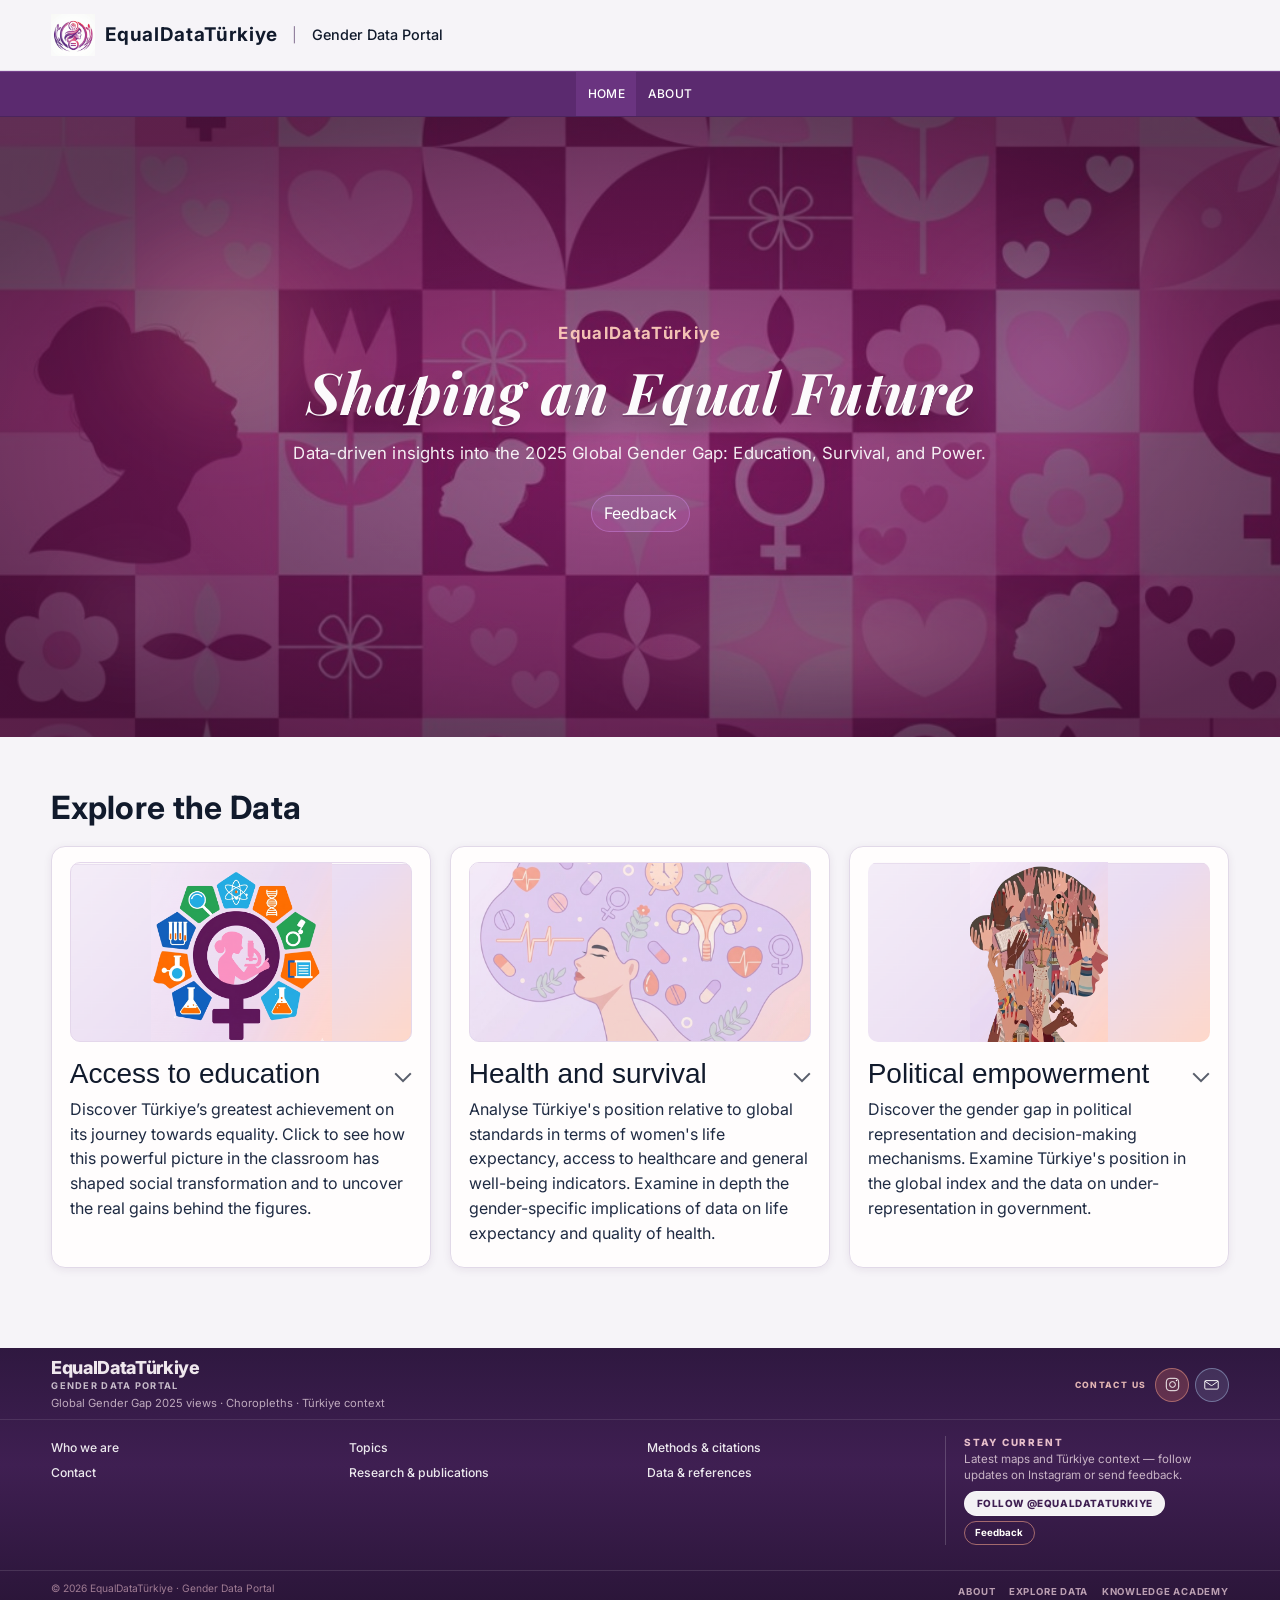
<file: index.html>
<!DOCTYPE html>
<html lang="en">
  <head>
    <meta charset="UTF-8" />
    <meta
      name="viewport"
      content="width=device-width, initial-scale=1.0, viewport-fit=cover"
    />
    <meta
      name="description"
      content="EqualDataTürkiye: WEF 2025 Global Gender Gap views on education, health, and political empowerment for Türkiye, with maps and TÜİK-style national context."
    />
    <meta property="og:title" content="EqualDataTürkiye | Gender Data Portal" />
    <meta
      property="og:description"
      content="Explore education, health, and political empowerment data: choropleth maps, national statistics, and labor market context."
    />
    <meta property="og:type" content="website" />
    <meta property="og:locale" content="en_US" />
    <meta property="og:image" content="./assets/brand-logo.png" />
    <meta name="twitter:card" content="summary_large_image" />
    <title>Gender Data Portal - Landing</title>
    <link rel="preconnect" href="https://fonts.googleapis.com" />
    <link rel="preconnect" href="https://fonts.gstatic.com" crossorigin />
    <link
      href="https://fonts.googleapis.com/css2?family=Inter:wght@400;500;600;700;800&display=swap"
      rel="stylesheet"
    />
    <link
      href="https://fonts.googleapis.com/css2?family=Playfair+Display:ital,wght@0,600;0,700;1,600;1,700&display=swap"
      rel="stylesheet"
    />
    <link rel="stylesheet" href="./style.css" />
  </head>
  <body>
    <header class="top-header">
      <div class="container top-header-inner">
        <div class="brand">
          <span class="brand-logo-badge" aria-hidden="true">
            <img
              class="brand-inline-logo"
              src="./assets/brand-logo.png"
              alt=""
            />
          </span>
          <div class="brand-text">
            <span class="brand-org">EqualDataTürkiye</span>
            <span class="brand-divider">|</span>
            <span class="brand-title">Gender Data Portal</span>
          </div>
        </div>
      </div>
    </header>

    <nav class="main-nav">
      <div class="container">
        <ul>
          <li><a href="./index.html" class="active">Home</a></li>
          <li><a href="./about.html">About</a></li>
        </ul>
      </div>
    </nav>

    <main class="hero">
      <div class="container hero-content">
        <p class="hero-pretitle">EqualDataTürkiye</p>
        <h2 class="hero-title">Shaping an Equal Future</h2>
        <p class="hero-subtitle">
          Data-driven insights into the 2025 Global Gender Gap: Education, Survival,
          and Power.
        </p>

        <div class="hero-help-wrap">
          <a
            href="./about.html#contact-us"
            class="hero-subaction hero-help-link"
          >
            Feedback
          </a>
        </div>
      </div>
    </main>

    <section class="explore-section" id="explore-the-data">
      <div class="container">
        <div class="explore-header">
          <h2>Explore the Data</h2>
        </div>

        <div class="explore-grid">
          <article class="explore-card explore-card--edu">
            <div class="card-visual">
              <img
                class="edu-visual-logo"
                src="./assets/edu-overlay-custom.png"
                alt=""
              />
            </div>
            <button
              class="card-toggle"
              type="button"
              data-open-edu="true"
              aria-expanded="false"
            >
              <span>Access to education</span>
              <span class="chev" aria-hidden="true"></span>
            </button>
            <p class="card-desc">
              Discover Türkiye’s greatest achievement on its journey towards
              equality. Click to see how this powerful picture in the classroom
              has shaped social transformation and to uncover the real gains
              behind the figures.
            </p>
          </article>

          <article class="explore-card explore-card--health">
            <div class="card-visual">
              <img
                class="health-visual-logo"
                src="./assets/health-visual.png"
                alt="Health and survival illustration"
              />
            </div>
            <button
              class="card-toggle"
              type="button"
              data-open-health="true"
              aria-expanded="false"
            >
              <span>Health and survival</span>
              <span class="chev" aria-hidden="true"></span>
            </button>
            <p class="card-desc">
              Analyse Türkiye's position relative to global standards in terms
              of women's life expectancy, access to healthcare and general
              well-being indicators. Examine in depth the gender-specific
              implications of data on life expectancy and quality of health.
            </p>
          </article>

          <article class="explore-card explore-card--pol">
            <div class="card-visual">
              <img
                class="pol-visual-logo"
                src="./assets/pol-overlay.png"
                alt=""
              />
            </div>
            <button
              class="card-toggle"
              type="button"
              data-open-pol="true"
              aria-expanded="false"
            >
              <span>Political empowerment</span>
              <span class="chev" aria-hidden="true"></span>
            </button>
            <p class="card-desc">
              Discover the gender gap in political representation and
              decision-making mechanisms. Examine Türkiye's position in the
              global index and the data on under-representation in government.
            </p>
          </article>
        </div>

        <div id="edu-detail-anchor" class="detail-anchor" aria-live="polite"></div>
        <div id="health-detail-anchor" class="detail-anchor" aria-live="polite"></div>
        <div id="pol-detail-anchor" class="detail-anchor" aria-live="polite"></div>
      </div>
    </section>

    <template id="edu-tuik-infographic-tpl">
      <section
        id="detail-edu-tuik"
        class="edu-tuik"
        aria-labelledby="edu-tuik-heading"
        data-tuik-infographic
      >
        <div class="edu-tuik-inner">
          <h2 id="edu-tuik-heading" class="edu-tuik-title">
            Education and Gender Equality in Türkiye
          </h2>
          <p class="edu-tuik-dek">
            Key figures from national statistics (TÜİK 2025, Women in Statistics).
          </p>

          <div class="edu-tuik-highlight">
            <p class="edu-tuik-highlight-label">
              Population (25+) with at least one completed education level
            </p>
            <div class="edu-tuik-highlight-stats">
              <div class="edu-tuik-stat edu-tuik-stat--women">
                <span class="edu-tuik-stat-value">88.3%</span>
                <span class="edu-tuik-stat-sex">Women</span>
              </div>
              <div class="edu-tuik-stat edu-tuik-stat--men">
                <span class="edu-tuik-stat-value">97.0%</span>
                <span class="edu-tuik-stat-sex">Men</span>
              </div>
            </div>
          </div>

          <div class="edu-tuik-block">
            <h3 class="edu-tuik-block-title">Education levels (25+)</h3>
            <p class="edu-tuik-block-desc">
              Share of population by highest completed level (women vs men).
            </p>
            <div class="edu-tuik-legend" aria-hidden="true">
              <span class="edu-tuik-legend-i edu-tuik-legend-w">Women</span>
              <span class="edu-tuik-legend-i edu-tuik-legend-m">Men</span>
            </div>
            <div
              class="tuik-chart tuik-chart--levels"
              role="group"
              aria-label="Education levels comparison"
            >
              <div class="tuik-level" data-w="23.6" data-m="26.8">
                <span class="tuik-level-label">Higher education</span>
                <div class="tuik-level-bars">
                  <div class="tuik-level-track">
                    <div class="tuik-level-fill tuik-level-fill--w" style="width: 23.6%"></div>
                  </div>
                  <div class="tuik-level-track">
                    <div class="tuik-level-fill tuik-level-fill--m" style="width: 26.8%"></div>
                  </div>
                </div>
                <div class="tuik-level-vals"><span>23.6%</span><span>26.8%</span></div>
              </div>
              <div class="tuik-level" data-w="19.6" data-m="28.2">
                <span class="tuik-level-label">High school</span>
                <div class="tuik-level-bars">
                  <div class="tuik-level-track">
                    <div class="tuik-level-fill tuik-level-fill--w" style="width: 19.6%"></div>
                  </div>
                  <div class="tuik-level-track">
                    <div class="tuik-level-fill tuik-level-fill--m" style="width: 28.2%"></div>
                  </div>
                </div>
                <div class="tuik-level-vals"><span>19.6%</span><span>28.2%</span></div>
              </div>
              <div class="tuik-level" data-w="25.6" data-m="16.7">
                <span class="tuik-level-label">Primary school</span>
                <div class="tuik-level-bars">
                  <div class="tuik-level-track">
                    <div class="tuik-level-fill tuik-level-fill--w" style="width: 25.6%"></div>
                  </div>
                  <div class="tuik-level-track">
                    <div class="tuik-level-fill tuik-level-fill--m" style="width: 16.7%"></div>
                  </div>
                </div>
                <div class="tuik-level-vals"><span>25.6%</span><span>16.7%</span></div>
              </div>
              <div class="tuik-level" data-w="5.1" data-m="0.8">
                <span class="tuik-level-label">Illiterate</span>
                <div class="tuik-level-bars">
                  <div class="tuik-level-track">
                    <div class="tuik-level-fill tuik-level-fill--w" style="width: 5.1%"></div>
                  </div>
                  <div class="tuik-level-track">
                    <div class="tuik-level-fill tuik-level-fill--m" style="width: 0.8%"></div>
                  </div>
                </div>
                <div class="tuik-level-vals"><span>5.1%</span><span>0.8%</span></div>
              </div>
            </div>
          </div>

          <div class="edu-tuik-block">
            <h3 class="edu-tuik-block-title">School enrollment</h3>
            <p class="edu-tuik-block-desc">
              Net enrollment rates by level, from official education statistics.
            </p>
            <div class="edu-tuik-legend" aria-hidden="true">
              <span class="edu-tuik-legend-i edu-tuik-legend-w">Women</span>
              <span class="edu-tuik-legend-i edu-tuik-legend-m">Men</span>
            </div>
            <div
              class="tuik-chart tuik-chart--enrol"
              role="group"
              aria-label="School enrollment comparison"
            >
              <div class="tuik-enrol tuik-enrol--equal">
                <span class="tuik-enrol-label">Preschool</span>
                <div class="tuik-enrol-equal">
                  <span class="tuik-enrol-equal-bar" style="width: 49%"></span>
                  <span class="tuik-enrol-equal-text">Equal at 49%</span>
                </div>
              </div>
              <div class="tuik-enrol">
                <span class="tuik-enrol-label">Primary</span>
                <div class="tuik-enrol-pair">
                  <div class="tuik-enrol-row">
                    <div class="tuik-enrol-track">
                      <div class="tuik-enrol-fill tuik-enrol-fill--w" style="width: 95.7%"></div>
                    </div>
                    <span>95.7%</span>
                  </div>
                  <div class="tuik-enrol-row">
                    <div class="tuik-enrol-track">
                      <div class="tuik-enrol-fill tuik-enrol-fill--m" style="width: 95.2%"></div>
                    </div>
                    <span>95.2%</span>
                  </div>
                </div>
              </div>
              <div class="tuik-enrol">
                <span class="tuik-enrol-label">Secondary</span>
                <div class="tuik-enrol-pair">
                  <div class="tuik-enrol-row">
                    <div class="tuik-enrol-track">
                      <div class="tuik-enrol-fill tuik-enrol-fill--w" style="width: 89.3%"></div>
                    </div>
                    <span>89.3%</span>
                  </div>
                  <div class="tuik-enrol-row">
                    <div class="tuik-enrol-track">
                      <div class="tuik-enrol-fill tuik-enrol-fill--m" style="width: 88.9%"></div>
                    </div>
                    <span>88.9%</span>
                  </div>
                </div>
              </div>
              <div class="tuik-enrol">
                <span class="tuik-enrol-label">High school</span>
                <div class="tuik-enrol-pair">
                  <div class="tuik-enrol-row">
                    <div class="tuik-enrol-track">
                      <div class="tuik-enrol-fill tuik-enrol-fill--w" style="width: 83.3%"></div>
                    </div>
                    <span>83.3%</span>
                  </div>
                  <div class="tuik-enrol-row">
                    <div class="tuik-enrol-track">
                      <div class="tuik-enrol-fill tuik-enrol-fill--m" style="width: 82.5%"></div>
                    </div>
                    <span>82.5%</span>
                  </div>
                </div>
              </div>
              <div class="tuik-enrol">
                <span class="tuik-enrol-label">University</span>
                <div class="tuik-enrol-pair">
                  <div class="tuik-enrol-row">
                    <div class="tuik-enrol-track">
                      <div class="tuik-enrol-fill tuik-enrol-fill--w" style="width: 53%"></div>
                    </div>
                    <span>53%</span>
                  </div>
                  <div class="tuik-enrol-row">
                    <div class="tuik-enrol-track">
                      <div class="tuik-enrol-fill tuik-enrol-fill--m" style="width: 39.9%"></div>
                    </div>
                    <span>39.9%</span>
                  </div>
                </div>
              </div>
            </div>
            <p class="edu-tuik-callout">
              Women have higher university enrollment rates.
            </p>
          </div>

          <div class="edu-tuik-block">
            <h3 class="edu-tuik-block-title">Mean years of education (25+)</h3>
            <p class="edu-tuik-block-desc">National trend: 2011 vs 2024.</p>
            <div
              class="tuik-years"
              role="img"
              aria-label="Women 6.4 years in 2011 rising to 8.8 in 2024; men 8.3 to 10.2"
            >
              <div class="tuik-years-axis">
                <span>0</span><span>4</span><span>8</span><span>12</span>
              </div>
              <div class="tuik-years-row">
                <span class="tuik-years-sex">Women</span>
                <div class="tuik-years-bars">
                  <div class="tuik-years-item">
                    <span class="tuik-years-year">2011</span>
                    <div class="tuik-years-track">
                      <div class="tuik-years-fill tuik-years-fill--w" style="width: 53.33%"></div>
                    </div>
                    <span class="tuik-years-num">6.4</span>
                  </div>
                  <div class="tuik-years-item">
                    <span class="tuik-years-year">2024</span>
                    <div class="tuik-years-track">
                      <div class="tuik-years-fill tuik-years-fill--w" style="width: 73.33%"></div>
                    </div>
                    <span class="tuik-years-num">8.8</span>
                  </div>
                </div>
              </div>
              <div class="tuik-years-row">
                <span class="tuik-years-sex">Men</span>
                <div class="tuik-years-bars">
                  <div class="tuik-years-item">
                    <span class="tuik-years-year">2011</span>
                    <div class="tuik-years-track">
                      <div class="tuik-years-fill tuik-years-fill--m" style="width: 69.17%"></div>
                    </div>
                    <span class="tuik-years-num">8.3</span>
                  </div>
                  <div class="tuik-years-item">
                    <span class="tuik-years-year">2024</span>
                    <div class="tuik-years-track">
                      <div class="tuik-years-fill tuik-years-fill--m" style="width: 85%"></div>
                    </div>
                    <span class="tuik-years-num">10.2</span>
                  </div>
                </div>
              </div>
            </div>
            <p class="tuik-years-note">Scale from 0 to 12 years.</p>
          </div>

          <div class="edu-tuik-block edu-tuik-block--split">
            <div class="edu-tuik-split-main">
              <h3 class="edu-tuik-block-title">Field inequality (STEM)</h3>
              <p class="edu-tuik-block-desc">
                Share of women among graduates in STEM vs other fields.
              </p>
              <div
                class="tuik-donut-wrap"
                role="img"
                aria-label="STEM: 26.9 percent women. Other fields: 73.1 percent."
              >
                <div class="tuik-donut" style="--stem-p: 26.9">
                  <div class="tuik-donut-hole">
                    <span class="tuik-donut-pct">26.9%</span>
                    <span class="tuik-donut-sub">women in STEM</span>
                  </div>
                </div>
                <ul class="tuik-donut-legend">
                  <li><span class="tuik-dot tuik-dot--stem"></span> STEM: 26.9% women</li>
                  <li><span class="tuik-dot tuik-dot--other"></span> Other fields: 73.1%</li>
                </ul>
              </div>
            </div>
            <div class="edu-tuik-split-side">
              <h3 class="edu-tuik-block-title">Academic representation</h3>
              <p class="edu-tuik-block-desc">
                Women’s share in senior academic roles (selected indicators).
              </p>
              <div class="tuik-rep">
                <div class="tuik-rep-row">
                  <span class="tuik-rep-label">Professors</span>
                  <div class="tuik-rep-track">
                    <div class="tuik-rep-fill" style="width: 34.9%"></div>
                  </div>
                  <span class="tuik-rep-val">34.9%</span>
                </div>
                <div class="tuik-rep-row">
                  <span class="tuik-rep-label">Rectors (state universities)</span>
                  <div class="tuik-rep-track">
                    <div class="tuik-rep-fill tuik-rep-fill--low" style="width: 4.7%"></div>
                  </div>
                  <span class="tuik-rep-val">4.7%</span>
                </div>
                <p class="tuik-rep-note">Rectors: women’s share as low as 4.7%.</p>
              </div>
            </div>
          </div>

          <div class="edu-tuik-block">
            <h3 class="edu-tuik-block-title">Poverty and education</h3>
            <p class="edu-tuik-block-desc">
              Poverty rate by highest education level completed (official
              household statistics).
            </p>
            <div
              class="tuik-poverty"
              role="group"
              aria-label="Poverty rates by education level"
            >
              <div class="tuik-poverty-row">
                <span class="tuik-poverty-label">Illiterate</span>
                <div class="tuik-poverty-track">
                  <div class="tuik-poverty-fill" style="width: 48.3%"></div>
                </div>
                <span class="tuik-poverty-val">48.3%</span>
              </div>
              <div class="tuik-poverty-row">
                <span class="tuik-poverty-label">Low education</span>
                <div class="tuik-poverty-track">
                  <div class="tuik-poverty-fill tuik-poverty-fill--mid" style="width: 22.4%"></div>
                </div>
                <span class="tuik-poverty-val">22.4%</span>
              </div>
              <div class="tuik-poverty-row">
                <span class="tuik-poverty-label">Higher education</span>
                <div class="tuik-poverty-track">
                  <div class="tuik-poverty-fill tuik-poverty-fill--low" style="width: 3.8%"></div>
                </div>
                <span class="tuik-poverty-val">3.8%</span>
              </div>
            </div>
          </div>

          <aside class="edu-tuik-insight">
            <p>
              Access to education is improving, but gender gaps remain in
              duration, fields of study, and leadership positions.
            </p>
          </aside>

          <footer class="edu-tuik-source">
            <p>
              Source:
              <a
                href="https://www.tuik.gov.tr/media/announcements/ist_kadin2025.pdf"
                target="_blank"
                rel="noopener noreferrer"
                >TÜİK, Women in Statistics 2025</a>
            </p>
            <p class="detail-source-biblio">
              <a href="./knowledge-academy.html#refs-portal-panels">How this chart maps to references</a>
              ·
              <a href="./knowledge-academy.html#refs-bibliography-apa">APA bibliography</a>
            </p>
          </footer>
        </div>
      </section>
    </template>

    <template id="pol-labor-market-tpl">
      <div id="detail-pol-labor" class="pol-labor-anchor">
        <header class="pol-labor-bridge" lang="en">
          <p class="pol-labor-bridge-text">
            The chart and pay summary below describe
            <strong>labor force participation and employment</strong>, not the
            WEF Political Empowerment subindex. Because this portal groups
            content under three themes (education, health, politics) without a
            separate economy card, this block is included here under
            <strong>Political empowerment</strong> as additional context.
          </p>
        </header>

        <section class="pol-labor" aria-labelledby="pol-labor-heading" lang="en">
          <div class="pol-labor-inner">
            <h2 id="pol-labor-heading" class="pol-labor-title">
              Women’s labor force participation and employment in Türkiye
            </h2>
            <p class="pol-labor-dek">
              Selected indicators, 2002–2025 (percent). The 2025 column uses
              midpoint values where official tables publish a range; see note
              below.
            </p>
            <div
              class="pol-labor-chart-wrap"
              role="region"
              aria-label="Labor force and employment trends chart"
            >
              <div class="plot-skeleton" aria-hidden="true"></div>
              <div id="pol-labor-chart" class="plotly-map plotly-map--pol-labor"></div>
            </div>
            <p class="pol-labor-note">
              <strong>2025 (*):</strong> Figures shown for 2025 are preliminary
              indicators based on TÜİK monthly and quarterly labor statistics
              and official announcements; annual definitive statistics may revise
              them.
            </p>
            <footer class="pol-labor-source">
              <p>
                Sources:
                <a href="https://www.tuik.gov.tr/" target="_blank" rel="noopener noreferrer"
                  >Turkish Statistical Institute (TÜİK)</a
                >,
                <a href="https://data.tuik.gov.tr/" target="_blank" rel="noopener noreferrer"
                  >Labour Force Statistics</a
                >
                and informal employment releases;
                <a
                  href="https://www.tuik.gov.tr/media/announcements/ist_kadin2025.pdf"
                  target="_blank"
                  rel="noopener noreferrer"
                  >Women in Statistics 2025</a
                >;
                <a href="https://www.oecd.org/gender/data/" target="_blank" rel="noopener noreferrer"
                  >OECD Gender Data Portal</a
                >
                and
                <a href="https://www.oecd.org/en/turkiye/" target="_blank" rel="noopener noreferrer"
                  >OECD materials on Türkiye</a
                >
                (<em>Economic Surveys</em> and country notes, context).
              </p>
              <p class="detail-source-biblio">
                <a href="./knowledge-academy.html#refs-portal-panels">How this chart maps to references</a>
                ·
                <a href="./knowledge-academy.html#refs-bibliography-apa">APA bibliography</a>
              </p>
            </footer>
          </div>
        </section>

        <section class="pol-paygap" aria-labelledby="pol-paygap-heading" lang="en">
          <div class="pol-paygap-inner">
            <div class="pol-paygap-panel">
              <h2 id="pol-paygap-heading" class="pol-paygap-title">
                Gender equality in pay
              </h2>
              <p class="pol-paygap-sub">
                (Gender pay gap: Türkiye vs OECD and EU, gross hourly earnings)
              </p>
              <p class="pol-paygap-lead">
                In Türkiye the estimated gender pay gap is roughly
                <strong>4–6%</strong>, well below OECD and EU averages. The
                comparison uses the same order of magnitude as commonly cited
                international aggregates for gross hourly earnings.
              </p>
              <div class="pol-paygap-circles" role="group" aria-label="Pay gap comparison">
                <div class="pol-paygap-circle pol-paygap-circle--outline">
                  <span class="pol-paygap-circle-label">OECD average</span>
                  <span class="pol-paygap-circle-val">13–15%</span>
                </div>
                <div class="pol-paygap-circle pol-paygap-circle--focus">
                  <span class="pol-paygap-circle-label">Türkiye</span>
                  <span class="pol-paygap-circle-val">4–6%</span>
                </div>
                <div class="pol-paygap-circle pol-paygap-circle--outline">
                  <span class="pol-paygap-circle-label">EU average</span>
                  <span class="pol-paygap-circle-val">12–13%</span>
                </div>
              </div>
              <p class="pol-paygap-caption">
                Gender pay gap (gross hourly earnings), illustrative band
                comparison.
              </p>
            </div>
            <ul class="pol-paygap-bullets">
              <li>
                <span class="pol-paygap-ico" aria-hidden="true">
                  <svg xmlns="http://www.w3.org/2000/svg" width="22" height="22" viewBox="0 0 24 24" fill="none" stroke="currentColor" stroke-width="2"><ellipse cx="12" cy="6" rx="8" ry="3"/><path d="M4 6v6c0 1.7 3.6 3 8 3s8-1.3 8-3V6"/></svg>
                </span>
                <span
                  >For similar qualifications and roles, the pay gap between
                  women and men tends to be relatively narrow.</span
                >
              </li>
              <li>
                <span class="pol-paygap-ico" aria-hidden="true">
                  <svg xmlns="http://www.w3.org/2000/svg" width="22" height="22" viewBox="0 0 24 24" fill="none" stroke="currentColor" stroke-width="2"><circle cx="9" cy="7" r="3"/><path d="M3 21v-2a4 4 0 0 1 4-4h4a4 4 0 0 1 4 4v2"/><circle cx="17" cy="7" r="3"/><path d="M23 21v-2a4 4 0 0 0-3-3.87"/></svg>
                </span>
                <span
                  >Türkiye’s gender pay gap sits clearly below the OECD country
                  average in these aggregates.</span
                >
              </li>
              <li>
                <span class="pol-paygap-ico" aria-hidden="true">
                  <svg xmlns="http://www.w3.org/2000/svg" width="22" height="22" viewBox="0 0 24 24" fill="none" stroke="currentColor" stroke-width="2"><path d="M5 12h14"/><path d="m12 5 7 7-7 7"/></svg>
                </span>
                <span
                  >In the public sector and many regulated segments, pay scales are
                  set by standard grids that do not vary by gender.</span
                >
              </li>
            </ul>
            <footer class="pol-paygap-foot">
              <p>
                Narrative aligned with national policy reporting on pay and labor
                market structure; confirm exact percentages against
                <a href="https://www.tuik.gov.tr/" target="_blank" rel="noopener noreferrer">TÜİK</a>
                and
                <a href="https://www.oecd.org/gender/data/" target="_blank" rel="noopener noreferrer"
                  >OECD gender pay-gap releases</a
                >
                before academic citation.
              </p>
              <p class="detail-source-biblio">
                <a href="./knowledge-academy.html#refs-portal-panels">How this block maps to references</a>
                ·
                <a href="./knowledge-academy.html#refs-bibliography-apa">APA bibliography</a>
              </p>
            </footer>
          </div>
        </section>
      </div>
    </template>

    <template id="health-maternal-tpl">
      <section id="detail-health-maternal" class="mmr" aria-labelledby="mmr-title" lang="en">
        <div class="mmr-inner">
          <header class="mmr-head">
            <h2 id="mmr-title" class="mmr-title">Maternal mortality rates</h2>
            <p class="mmr-sub">Türkiye vs world (deaths per 100,000 live births)</p>
            <p class="mmr-lead">
              Türkiye’s maternal mortality ratio is far below the global average,
              reflecting sustained investment in maternal health services and
              monitoring. International modelled series can differ slightly from
              single-year figures in national vital statistics.
            </p>
          </header>

          <div class="mmr-compare" role="group" aria-label="Türkiye and world comparison">
            <article class="mmr-card mmr-card--tr">
              <span class="mmr-card-label">Türkiye</span>
              <p class="mmr-card-range">about 13 to 15</p>
              <p class="mmr-card-note">Typical range, 2015 to 2023 (modelled and reported series)</p>
            </article>
            <article class="mmr-card mmr-card--world">
              <span class="mmr-card-label">World average</span>
              <p class="mmr-card-range">about 210</p>
              <p class="mmr-card-note">Global estimate for context</p>
            </article>
          </div>

          <h3 class="mmr-section-title">Trend in Türkiye over time</h3>
          <div class="mmr-timeline" role="group" aria-label="Maternal mortality trend by year">
            <div class="mmr-timeline-point">
              <span class="mmr-timeline-year">Early 2000s</span>
              <span class="mmr-timeline-node" aria-hidden="true"></span>
              <b class="mmr-timeline-val">40 to 50</b>
            </div>
            <div class="mmr-timeline-point">
              <span class="mmr-timeline-year">2012</span>
              <span class="mmr-timeline-node" aria-hidden="true"></span>
              <b class="mmr-timeline-val">15.4</b>
            </div>
            <div class="mmr-timeline-point">
              <span class="mmr-timeline-year">2015</span>
              <span class="mmr-timeline-node" aria-hidden="true"></span>
              <b class="mmr-timeline-val">13.7</b>
            </div>
            <div class="mmr-timeline-point">
              <span class="mmr-timeline-year">2022</span>
              <span class="mmr-timeline-node" aria-hidden="true"></span>
              <b class="mmr-timeline-val">21</b>
            </div>
          </div>
          <p class="mmr-timeline-unit">Timeline values are per 100,000 live births.</p>
          <p class="mmr-timeline-foot">
            The 2022 reading can show a temporary rise tied to the pandemic and
            reporting cycles; subsequent years point downward again in official
            series.
          </p>

          <h3 class="mmr-section-title">Policies behind the progress</h3>
          <ul class="mmr-policies">
            <li class="mmr-policy">
              <span class="mmr-policy-icon" aria-hidden="true">
                <svg xmlns="http://www.w3.org/2000/svg" width="22" height="22" viewBox="0 0 24 24" fill="none" stroke="currentColor" stroke-width="2"><path d="M22 12h-4l-3 9L9 3l-3 9H2"/></svg>
              </span>
              <span class="mmr-policy-text">Strong primary health care coverage and family medicine</span>
            </li>
            <li class="mmr-policy">
              <span class="mmr-policy-icon" aria-hidden="true">
                <svg xmlns="http://www.w3.org/2000/svg" width="22" height="22" viewBox="0 0 24 24" fill="none" stroke="currentColor" stroke-width="2"><path d="M19 21v-2a4 4 0 0 0-4-4H9a4 4 0 0 0-4 4v2"/><circle cx="12" cy="7" r="4"/><path d="M12 11v4"/><path d="M12 15h.01"/></svg>
              </span>
              <span class="mmr-policy-text">Routine antenatal and postnatal follow-up</span>
            </li>
            <li class="mmr-policy">
              <span class="mmr-policy-icon" aria-hidden="true">
                <svg xmlns="http://www.w3.org/2000/svg" width="22" height="22" viewBox="0 0 24 24" fill="none" stroke="currentColor" stroke-width="2"><path d="M6 22V4a2 2 0 0 1 2-2h8a2 2 0 0 1 2 2v18Z"/><path d="M6 12h12"/><path d="M10 6h4"/><path d="M10 10h4"/><path d="M10 14h4"/></svg>
              </span>
              <span class="mmr-policy-text">Mother-friendly hospital standards and safer delivery</span>
            </li>
            <li class="mmr-policy">
              <span class="mmr-policy-icon" aria-hidden="true">
                <svg xmlns="http://www.w3.org/2000/svg" width="22" height="22" viewBox="0 0 24 24" fill="none" stroke="currentColor" stroke-width="2"><path d="M12 22s8-4 8-10V5l-8-3-8 3v7c0 6 8 10 8 10z"/></svg>
              </span>
              <span class="mmr-policy-text">Risk screening, referrals, and emergency obstetric readiness</span>
            </li>
          </ul>

          <footer class="mmr-foot">
            <p>
              <strong>Sources:</strong>
              <a
                href="https://data.worldbank.org/indicator/SH.STA.MMRT?locations=TR"
                target="_blank"
                rel="noopener noreferrer"
                >World Bank Open Data</a>
              — maternal mortality ratio (indicator SH.STA.MMRT; modelled estimates for Türkiye). Figures shown are rounded
              for display; confirm the latest values directly in the downloaded series metadata.
            </p>
            <p class="detail-source-biblio">
              <a href="./knowledge-academy.html#refs-portal-panels">How this chart maps to references</a>
              ·
              <a href="./knowledge-academy.html#refs-bibliography-apa">APA bibliography</a>
            </p>
          </footer>
        </div>
      </section>
    </template>

    <template id="health-dashboard-tpl">
      <section id="detail-health-dashboard" class="health-dash" aria-labelledby="health-dash-title" lang="en">
        <div class="health-dash-inner">
          <h2 id="health-dash-title" class="health-dash-title">
            Health and survival
          </h2>
          <p class="health-dash-dek">
            TÜİK 2025: Türkiye health snapshot (Women in Statistics 2025)
          </p>

          <div class="health-dash-grid">
            <article class="health-dash-card health-dash-card--life">
              <div class="health-dash-card-top">
                <span class="health-dash-icon health-dash-icon--teal" aria-hidden="true">
                  <svg xmlns="http://www.w3.org/2000/svg" width="22" height="22" viewBox="0 0 24 24" fill="currentColor"><path d="M12 21.35l-1.45-1.32C5.4 15.36 2 12.28 2 8.5 2 5.42 4.42 3 7.5 3c1.74 0 3.41.81 4.5 2.09C13.09 3.81 14.76 3 16.5 3 19.58 3 22 5.42 22 8.5c0 3.78-3.4 6.86-8.55 11.54L12 21.35z"/></svg>
                </span>
                <span class="health-dash-badge health-dash-badge--teal">Life expectancy</span>
              </div>
              <div class="health-dash-stat">
                <span class="health-dash-num">80.7</span>
                <span class="health-dash-unit">years</span>
              </div>
              <p class="health-dash-label">Women: life expectancy at birth</p>
              <div class="health-dash-footer">
                <span>Men: 75.5 years</span>
                <span class="health-dash-diff">+5.2 yr gap</span>
              </div>
            </article>

            <article class="health-dash-card health-dash-card--hlife">
              <div class="health-dash-card-top">
                <span class="health-dash-icon health-dash-icon--light" aria-hidden="true">
                  <svg xmlns="http://www.w3.org/2000/svg" width="22" height="22" viewBox="0 0 24 24" fill="none" stroke="currentColor" stroke-width="2"><path d="M22 12h-4l-3 9L9 3l-3 9H2"/></svg>
                </span>
                <span class="health-dash-badge health-dash-badge--light">Türkiye vs EU</span>
              </div>
              <div class="health-dash-stat">
                <span class="health-dash-num">57.6</span>
                <span class="health-dash-unit">years</span>
              </div>
              <p class="health-dash-label">Healthy life expectancy (women, Türkiye)</p>
              <div class="health-dash-bar-wrap">
                <p class="health-dash-bar-caption">EU average (women): 63.3 years</p>
                <div class="health-dash-bar" role="img" aria-label="Türkiye 57.6 years is about 91 percent of the EU women average of 63.3 years">
                  <div class="health-dash-bar-fill" style="width: 91%"></div>
                </div>
              </div>
            </article>

            <article class="health-dash-card health-dash-card--care">
              <div class="health-dash-card-top">
                <span class="health-dash-icon health-dash-icon--emerald" aria-hidden="true">
                  <svg xmlns="http://www.w3.org/2000/svg" width="22" height="22" viewBox="0 0 24 24" fill="none" stroke="currentColor" stroke-width="2"><path d="M12 22s8-4 8-10V5l-8-3-8 3v7c0 6 8 10 8 10z"/></svg>
                </span>
                <span class="health-dash-badge health-dash-badge--emerald">Care access</span>
              </div>
              <div class="health-dash-stat">
                <span class="health-dash-num">99.6%</span>
              </div>
              <p class="health-dash-label">Prenatal care coverage</p>
              <p class="health-dash-sub">Births in hospital: 99.4%</p>
            </article>

            <article class="health-dash-card health-dash-card--maternal">
              <div class="health-dash-card-top">
                <span class="health-dash-icon health-dash-icon--rose" aria-hidden="true">
                  <svg xmlns="http://www.w3.org/2000/svg" width="22" height="22" viewBox="0 0 24 24" fill="none" stroke="currentColor" stroke-width="2"><path d="M17 21v-2a4 4 0 0 0-4-4H5a4 4 0 0 0-4 4v2"/><circle cx="9" cy="7" r="4"/><path d="M23 21v-2a4 4 0 0 0-3-3.87"/><path d="M16 3.13a4 4 0 0 1 0 7.75"/></svg>
                </span>
                <span class="health-dash-badge health-dash-badge--rose">Key indicator</span>
              </div>
              <div class="health-dash-stat">
                <span class="health-dash-num">11.5</span>
              </div>
              <p class="health-dash-label">Maternal mortality (per 100,000 live births, Türkiye)</p>
              <div class="health-dash-footer health-dash-footer--dots">
                <span class="health-dash-dots" aria-hidden="true">
                  <span></span><span></span><span></span><span class="is-soft"></span>
                </span>
                <span class="health-dash-eu">EU average: 6.0</span>
              </div>
            </article>
          </div>

          <footer class="health-dash-source">
            <p>
              Source:
              <a
                href="https://www.tuik.gov.tr/media/announcements/ist_kadin2025.pdf"
                target="_blank"
                rel="noopener noreferrer"
                >TÜİK, Women in Statistics 2025</a>
            </p>
            <p class="detail-source-biblio">
              <a href="./knowledge-academy.html#refs-portal-panels">How this chart maps to references</a>
              ·
              <a href="./knowledge-academy.html#refs-bibliography-apa">APA bibliography</a>
            </p>
          </footer>
        </div>
      </section>
    </template>

    <template id="pol-empowerment-tpl">
      <section id="detail-pol-representation" class="pol-emp" aria-labelledby="pol-emp-heading" lang="en">
        <div class="pol-emp-inner">
          <div class="pol-emp-callout">
            <div class="pol-emp-callout-head">
              <span class="pol-emp-callout-icon" aria-hidden="true">
                <svg xmlns="http://www.w3.org/2000/svg" width="22" height="22" viewBox="0 0 24 24" fill="none" stroke="currentColor" stroke-width="2"><circle cx="12" cy="12" r="10"/><path d="M12 8v4M12 16h.01"/></svg>
              </span>
              <h2 id="pol-emp-heading" class="pol-emp-callout-title">
                Political empowerment and decision-making
              </h2>
            </div>
            <p class="pol-emp-callout-text">
              In the WEF 2025 report, <strong>Türkiye</strong> ranks
              <strong>last</strong> in Europe on Political Empowerment, with a
              score of about <strong>0.059</strong>, well below the global
              average (about <strong>22.9%</strong> of the gap closed), reflecting
              sharp inequality in who holds formal political power.
            </p>
          </div>

          <p class="pol-emp-kicker">Representation hierarchy (TÜİK 2025)</p>

          <div class="pol-emp-list">
            <article class="pol-emp-row pol-emp-row--i0">
              <div class="pol-emp-icon-wrap pol-emp-icon-wrap--blue">
                <svg class="pol-emp-svg" xmlns="http://www.w3.org/2000/svg" width="22" height="22" viewBox="0 0 24 24" fill="none" stroke="currentColor" stroke-width="2" aria-hidden="true"><circle cx="12" cy="9" r="6"/><path d="M8 14v7l4-2 4 2v-7"/></svg>
              </div>
              <div class="pol-emp-body">
                <div class="pol-emp-row-top">
                  <h4 class="pol-emp-label">Ambassadors</h4>
                  <span class="pol-emp-value">28.4%</span>
                </div>
                <p class="pol-emp-desc">Highest women’s share in foreign affairs</p>
                <div class="pol-emp-bar" role="presentation"><span class="pol-emp-bar-fill" style="width: 28.4%"></span></div>
              </div>
            </article>

            <article class="pol-emp-row pol-emp-row--i1">
              <div class="pol-emp-icon-wrap pol-emp-icon-wrap--indigo">
                <svg class="pol-emp-svg" xmlns="http://www.w3.org/2000/svg" width="22" height="22" viewBox="0 0 24 24" fill="none" stroke="currentColor" stroke-width="2" aria-hidden="true"><path d="M3 21h18"/><path d="M5 21V7l8-4v18"/><path d="M19 21V11l-6-4"/><path d="M9 9v.01"/><path d="M9 12v.01"/><path d="M9 15v.01"/><path d="M9 18v.01"/></svg>
              </div>
              <div class="pol-emp-body">
                <div class="pol-emp-row-top">
                  <h4 class="pol-emp-label">Members of parliament (GNAT)</h4>
                  <span class="pol-emp-value">19.9%</span>
                </div>
                <p class="pol-emp-desc">119 of 600 seats held by women</p>
                <div class="pol-emp-bar" role="presentation"><span class="pol-emp-bar-fill" style="width: 19.9%"></span></div>
              </div>
            </article>

            <article class="pol-emp-row pol-emp-row--i2">
              <div class="pol-emp-icon-wrap pol-emp-icon-wrap--purple">
                <svg class="pol-emp-svg" xmlns="http://www.w3.org/2000/svg" width="22" height="22" viewBox="0 0 24 24" fill="none" stroke="currentColor" stroke-width="2" aria-hidden="true"><rect x="4" y="2" width="16" height="20" rx="2"/><path d="M9 22v-4h6v4"/><path d="M8 6h.01"/><path d="M16 6h.01"/><path d="M12 6h.01"/><path d="M12 10h.01"/><path d="M12 14h.01"/><path d="M16 10h.01"/><path d="M16 14h.01"/><path d="M8 10h.01"/><path d="M8 14h.01"/></svg>
              </div>
              <div class="pol-emp-body">
                <div class="pol-emp-row-top">
                  <h4 class="pol-emp-label">Senior executives</h4>
                  <span class="pol-emp-value">18.3%</span>
                </div>
                <p class="pol-emp-desc">BIST 50 company boards of directors</p>
                <div class="pol-emp-bar" role="presentation"><span class="pol-emp-bar-fill" style="width: 18.3%"></span></div>
              </div>
            </article>

            <article class="pol-emp-row pol-emp-row--i3">
              <div class="pol-emp-icon-wrap pol-emp-icon-wrap--orange">
                <svg class="pol-emp-svg" xmlns="http://www.w3.org/2000/svg" width="22" height="22" viewBox="0 0 24 24" fill="none" stroke="currentColor" stroke-width="2" aria-hidden="true"><path d="M16 21v-2a4 4 0 0 0-4-4H6a4 4 0 0 0-4 4v2"/><circle cx="9" cy="7" r="4"/><path d="m22 11-3-3m0 0-3 3m3-3v12"/></svg>
              </div>
              <div class="pol-emp-body">
                <div class="pol-emp-row-top">
                  <h4 class="pol-emp-label">Mayors</h4>
                  <span class="pol-emp-value">5.6%</span>
                </div>
                <p class="pol-emp-desc">A tight bottleneck in local government</p>
                <div class="pol-emp-bar" role="presentation"><span class="pol-emp-bar-fill pol-emp-bar-fill--warn" style="width: 5.6%"></span></div>
              </div>
            </article>

            <article class="pol-emp-row pol-emp-row--i4">
              <div class="pol-emp-icon-wrap pol-emp-icon-wrap--rose">
                <svg class="pol-emp-svg" xmlns="http://www.w3.org/2000/svg" width="22" height="22" viewBox="0 0 24 24" fill="none" stroke="currentColor" stroke-width="2" aria-hidden="true"><path d="m14 12-8.5 8.5a2.12 2.12 0 1 1-3-3L11 9"/><path d="M15 13 9 7l4-4 6 6-4 4Z"/><path d="m14 6 4 4"/><path d="M12 2v4"/><path d="M12 18v4"/></svg>
              </div>
              <div class="pol-emp-body">
                <div class="pol-emp-row-top">
                  <h4 class="pol-emp-label">Council of Ministers</h4>
                  <span class="pol-emp-value">1 / 17</span>
                </div>
                <p class="pol-emp-desc">Limited representation in the executive</p>
                <div class="pol-emp-bar" role="presentation"><span class="pol-emp-bar-fill pol-emp-bar-fill--rose" style="width: 5.882%"></span></div>
              </div>
            </article>
          </div>

          <footer class="pol-emp-foot">
            <p>
              Sources:
              <a
                href="https://www.weforum.org/publications/global-gender-gap-report-2025/"
                target="_blank"
                rel="noopener noreferrer"
                >WEF Global Gender Gap Report 2025</a>;
              <a
                href="https://www.tuik.gov.tr/media/announcements/ist_kadin2025.pdf"
                target="_blank"
                rel="noopener noreferrer"
                >TÜİK, Women in Statistics 2025</a>
            </p>
            <p class="detail-source-biblio">
              <a href="./knowledge-academy.html#refs-portal-panels">How this chart maps to references</a>
              ·
              <a href="./knowledge-academy.html#refs-bibliography-apa">APA bibliography</a>
            </p>
          </footer>
        </div>
      </section>
    </template>

    <footer class="portal-footer" aria-labelledby="portal-footer-heading">
      <h2 id="portal-footer-heading" class="sr-only">EqualData Türkiye site footer</h2>

      <div class="portal-footer-brandbar">
        <div class="container portal-footer-brandbar-inner">
          <div class="portal-footer-brandblock">
            <span class="portal-footer-org">EqualDataTürkiye</span>
            <span class="portal-footer-portal-label">Gender Data Portal</span>
            <p class="portal-footer-dek">
              Global Gender Gap 2025 views · Choropleths · Türkiye context
            </p>
          </div>
          <div class="portal-footer-brand-aside">
            <a class="portal-footer-pillar-strip" href="./about.html#contact-us">Contact us</a>
            <div class="portal-footer-social-row">
              <a
                class="portal-footer-social-btn"
                href="https://www.instagram.com/equaldataturkiye?igsh=ZmFvcmx2ZWwwNHFo&utm_source=qr"
                target="_blank"
                rel="noopener noreferrer"
                aria-label="EqualDataTürkiye on Instagram"
              >
                <svg xmlns="http://www.w3.org/2000/svg" width="20" height="20" viewBox="0 0 24 24" fill="none" aria-hidden="true">
                  <rect x="3.25" y="3.25" width="17.5" height="17.5" rx="5" stroke="currentColor" stroke-width="1.35" />
                  <circle cx="12" cy="12" r="4.1" stroke="currentColor" stroke-width="1.35" />
                  <circle cx="17.65" cy="6.35" r="1.05" fill="currentColor" />
                </svg>
              </a>
              <a
                class="portal-footer-social-btn portal-footer-social-btn--mail"
                href="mailto:aycailica0@gmail.com?subject=Gender%20Data%20Portal%20%E2%80%94%20EqualDataT%C3%BCrkiye"
                aria-label="Email aycailica0@gmail.com — EqualDataTürkiye"
              >
                <svg xmlns="http://www.w3.org/2000/svg" width="20" height="20" viewBox="0 0 24 24" fill="none" aria-hidden="true">
                  <path
                    d="M4 6.5h16c.83 0 1.5.67 1.5 1.5v9c0 .83-.67 1.5-1.5 1.5H4A1.5 1.5 0 0 1 2.5 17V8c0-.83.67-1.5 1.5-1.5Z"
                    stroke="currentColor"
                    stroke-width="1.35"
                    stroke-linejoin="round"
                  />
                  <path d="m3 7.5 8.2 5.65a1.65 1.65 0 0 0 1.86 0L21 7.5" stroke="currentColor" stroke-width="1.35" stroke-linecap="round" stroke-linejoin="round" />
                </svg>
              </a>
            </div>
          </div>
        </div>
      </div>

      <div class="portal-footer-body">
        <div class="container portal-footer-middle">
          <div class="portal-footer-grid portal-footer-grid--sitemap">
            <div class="portal-footer-col">
              <h3 class="portal-footer-col-title sr-only">Site</h3>
              <ul class="portal-footer-links portal-footer-links--sitemap">
                <li><a href="./about.html">Who we are</a></li>
                <li><a href="./about.html#contact-us">Contact</a></li>
              </ul>
            </div>
            <div class="portal-footer-col">
              <h3 class="portal-footer-col-title sr-only">Themes &amp; research</h3>
              <ul class="portal-footer-links portal-footer-links--sitemap">
                <li><a href="./index.html#explore-the-data">Topics</a></li>
                <li>
                  <a
                    href="https://www.weforum.org/publications/global-gender-gap-report-2025/"
                    target="_blank"
                    rel="noopener noreferrer"
                    >Research &amp; publications</a
                  >
                </li>
              </ul>
            </div>
            <div class="portal-footer-col">
              <h3 class="portal-footer-col-title sr-only">Learning &amp; data</h3>
              <ul class="portal-footer-links portal-footer-links--sitemap">
                <li>
                  <a
                    href="./knowledge-academy.html#references-methodology"
                    target="_blank"
                    rel="noopener noreferrer"
                    >Methods &amp; citations</a
                  >
                </li>
                <li>
                  <a href="./knowledge-academy.html#data-references">Data &amp; references</a>
                </li>
              </ul>
            </div>

            <div class="portal-footer-cta" aria-labelledby="portal-footer-cta-title">
              <div class="portal-footer-cta-divider" aria-hidden="true"></div>
              <p id="portal-footer-cta-title" class="portal-footer-cta-kicker">Stay current</p>
              <p class="portal-footer-cta-text">
                Latest maps and Türkiye context — follow updates on Instagram or send feedback.
              </p>
              <div class="portal-footer-cta-actions">
                <a
                  class="portal-footer-cta-primary"
                  href="https://www.instagram.com/equaldataturkiye?igsh=ZmFvcmx2ZWwwNHFo&utm_source=qr"
                  target="_blank"
                  rel="noopener noreferrer"
                  >Follow @equaldataturkiye</a
                >
                <a class="portal-footer-cta-secondary" href="./about.html#contact-us">Feedback</a>
              </div>
            </div>
          </div>
        </div>

        <div class="portal-footer-bottom">
          <div class="container portal-footer-bottom-inner">
            <p class="portal-footer-copy">&copy; 2026 EqualDataTürkiye · Gender Data Portal</p>
            <ul class="portal-footer-bottom-links">
              <li><a href="./about.html">About</a></li>
              <li><a href="./index.html#explore-the-data">Explore data</a></li>
              <li><a href="./knowledge-academy.html">Knowledge Academy</a></li>
            </ul>
          </div>
        </div>
      </div>
    </footer>

    <script src="https://cdn.plot.ly/plotly-2.30.0.min.js"></script>
    <script src="./script.js"></script>
  </body>
</html>
</file>
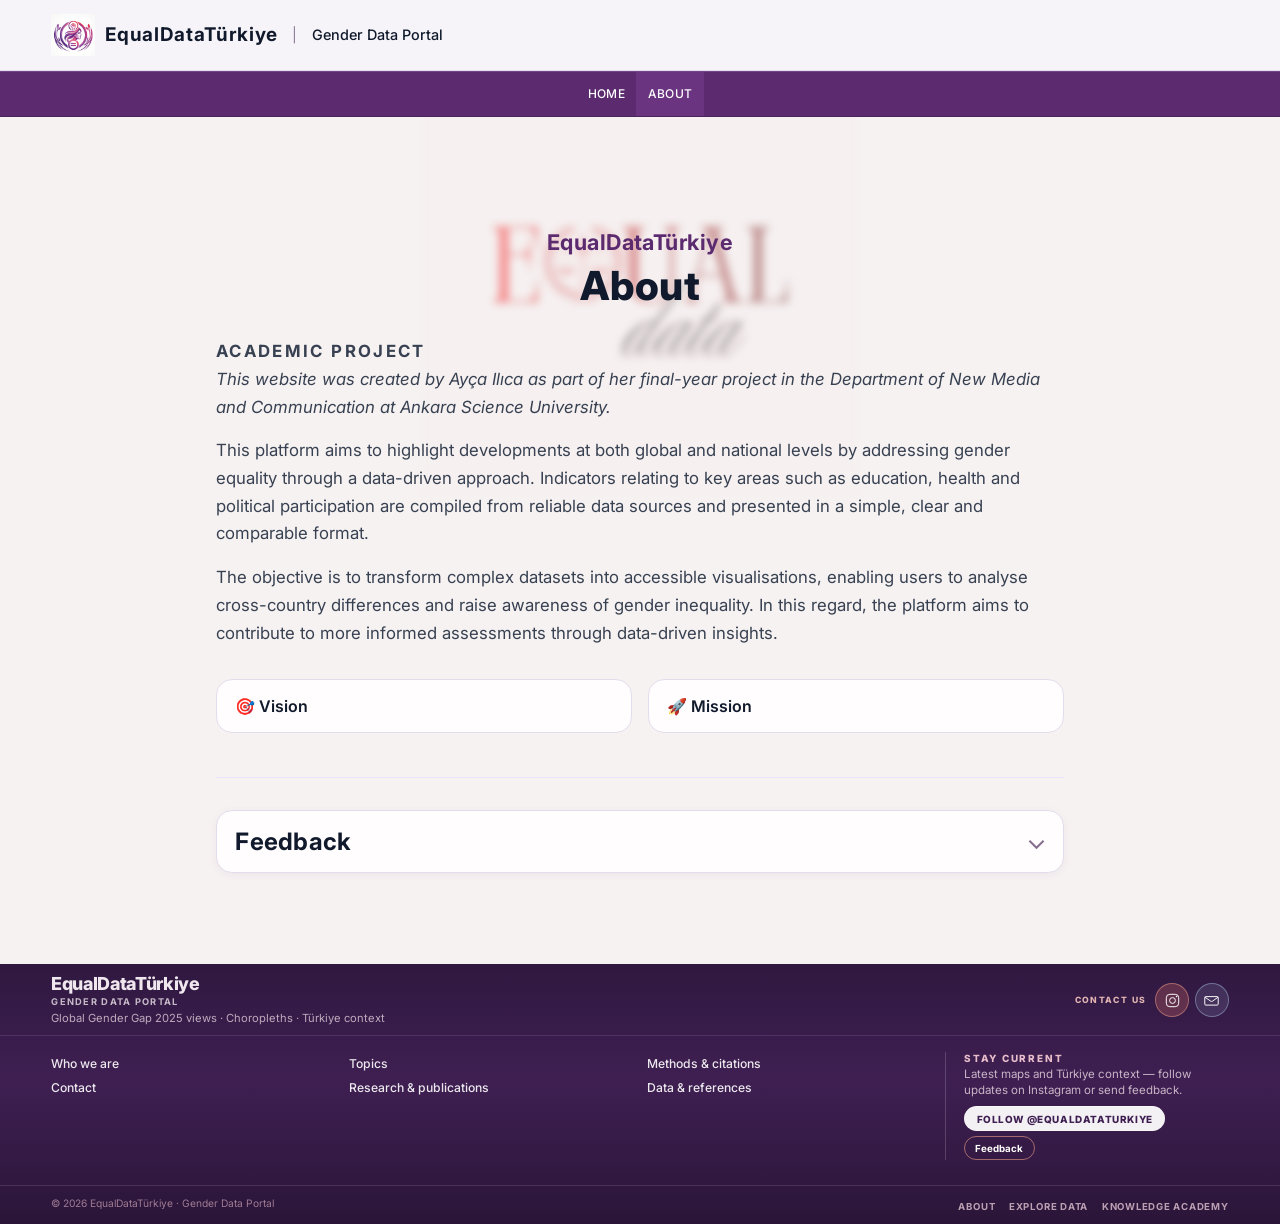
<file: about.html>
<!DOCTYPE html>
<html lang="en">
  <head>
    <meta charset="UTF-8" />
    <meta
      name="viewport"
      content="width=device-width, initial-scale=1.0, viewport-fit=cover"
    />
    <meta
      name="description"
      content="About EqualDataTürkiye: academic gender data portal project, vision, mission, and contact."
    />
    <meta property="og:title" content="About | EqualDataTürkiye" />
    <meta
      property="og:description"
      content="Vision, mission, and project context for the Gender Data Portal."
    />
    <meta property="og:type" content="website" />
    <meta property="og:image" content="./assets/brand-logo.png" />
    <meta name="twitter:card" content="summary_large_image" />
    <title>About - Gender Data Portal</title>
    <link rel="preconnect" href="https://fonts.googleapis.com" />
    <link rel="preconnect" href="https://fonts.gstatic.com" crossorigin />
    <link
      href="https://fonts.googleapis.com/css2?family=Inter:wght@400;500;600;700;800&display=swap"
      rel="stylesheet"
    />
    <link rel="stylesheet" href="./style.css" />
  </head>
  <body class="page-about">
    <header class="top-header">
      <div class="container top-header-inner">
        <div class="brand">
          <span class="brand-logo-badge" aria-hidden="true">
            <img
              class="brand-inline-logo"
              src="./assets/brand-logo.png"
              alt=""
            />
          </span>
          <div class="brand-text">
            <span class="brand-org">EqualDataTürkiye</span>
            <span class="brand-divider">|</span>
            <span class="brand-title">Gender Data Portal</span>
          </div>
        </div>
      </div>
    </header>

    <nav class="main-nav">
      <div class="container">
        <ul>
          <li><a href="./index.html">Home</a></li>
          <li><a href="./about.html" class="active">About</a></li>
        </ul>
      </div>
    </nav>

    <main class="page-about-main">
      <div class="container">
        <div class="about-section-inner">
          <header class="about-page-header">
            <p class="hero-pretitle">EqualDataTürkiye</p>
            <h1 class="about-page-title">About</h1>
          </header>

          <div class="about-intro">
            <p class="about-intro-kicker">Academic project</p>
            <p class="about-intro-note">
              This website was created by Ayça Ilıca as part of her final-year
              project in the Department of New Media and Communication at Ankara
              Science University.
            </p>
            <p>
              This platform aims to highlight developments at both global and
              national levels by addressing gender equality through a
              data-driven approach. Indicators relating to key areas such as
              education, health and political participation are compiled from
              reliable data sources and presented in a simple, clear and
              comparable format.
            </p>
            <p>
              The objective is to transform complex datasets into accessible
              visualisations, enabling users to analyse cross-country
              differences and raise awareness of gender inequality. In this
              regard, the platform aims to contribute to more informed
              assessments through data-driven insights.
            </p>
          </div>

          <div
            class="about-cards"
            role="group"
            aria-label="Vision and mission"
          >
            <button
              type="button"
              class="about-card"
              data-about="vision"
              aria-expanded="false"
              aria-controls="about-panel"
            >
              <h3>🎯 Vision</h3>
            </button>
            <button
              type="button"
              class="about-card"
              data-about="mission"
              aria-expanded="false"
              aria-controls="about-panel"
            >
              <h3>🚀 Mission</h3>
            </button>
          </div>

          <div
            id="about-panel"
            class="about-panel"
            role="region"
            aria-live="polite"
            hidden
          >
            <p id="about-panel-vision" hidden>
              To create a future where gender equality can be monitored through
              data-driven, transparent analyses, and where balanced
              representation is ensured in education, healthcare and
              decision-making processes across all societies.
            </p>
            <p id="about-panel-mission" hidden>
              To make gender inequality measurable by utilising reliable
              national and international data sources; to raise awareness and
              contribute to evidence-based decision-making processes by
              presenting this data through clear, comparable and interactive
              visualisations.
            </p>
          </div>

          <section
            id="contact-us"
            class="about-contact"
            aria-labelledby="contact-us-heading"
          >
            <button
              type="button"
              class="about-contact-toggle"
              id="contact-us-heading"
              aria-expanded="false"
              aria-controls="about-contact-panel"
            >
              <span class="about-contact-toggle-label">Feedback</span>
              <span class="about-contact-chev" aria-hidden="true"></span>
            </button>

            <div
              id="about-contact-panel"
              class="about-contact-panel"
              role="region"
              aria-label="Feedback and Instagram contact"
              hidden
            >
            <div class="feedback">
              <h3 class="feedback-card-heading">Your Feedback Matters</h3>
              <p>
                Your feedback helps improve this project. Send us a direct
                message on Instagram.
              </p>

              <div class="social-links">
                <a
                  href="https://www.instagram.com/equaldataturkiye"
                  target="_blank"
                  rel="noopener noreferrer"
                  class="btn dm-btn"
                >
                  Send Feedback via Instagram DM
                </a>
              </div>
            </div>
            </div>
          </section>
        </div>
      </div>
    </main>

    <footer class="portal-footer" aria-labelledby="portal-footer-heading-about">
      <h2 id="portal-footer-heading-about" class="sr-only">EqualData Türkiye site footer</h2>

      <div class="portal-footer-brandbar">
        <div class="container portal-footer-brandbar-inner">
          <div class="portal-footer-brandblock">
            <span class="portal-footer-org">EqualDataTürkiye</span>
            <span class="portal-footer-portal-label">Gender Data Portal</span>
            <p class="portal-footer-dek">
              Global Gender Gap 2025 views · Choropleths · Türkiye context
            </p>
          </div>
          <div class="portal-footer-brand-aside">
            <a class="portal-footer-pillar-strip" href="#contact-us">Contact us</a>
            <div class="portal-footer-social-row">
              <a
                class="portal-footer-social-btn"
                href="https://www.instagram.com/equaldataturkiye?igsh=ZmFvcmx2ZWwwNHFo&utm_source=qr"
                target="_blank"
                rel="noopener noreferrer"
                aria-label="EqualDataTürkiye on Instagram"
              >
                <svg xmlns="http://www.w3.org/2000/svg" width="20" height="20" viewBox="0 0 24 24" fill="none" aria-hidden="true">
                  <rect x="3.25" y="3.25" width="17.5" height="17.5" rx="5" stroke="currentColor" stroke-width="1.35" />
                  <circle cx="12" cy="12" r="4.1" stroke="currentColor" stroke-width="1.35" />
                  <circle cx="17.65" cy="6.35" r="1.05" fill="currentColor" />
                </svg>
              </a>
              <a
                class="portal-footer-social-btn portal-footer-social-btn--mail"
                href="mailto:aycailica0@gmail.com?subject=Gender%20Data%20Portal%20%E2%80%94%20EqualDataT%C3%BCrkiye"
                aria-label="Email aycailica0@gmail.com — EqualDataTürkiye"
              >
                <svg xmlns="http://www.w3.org/2000/svg" width="20" height="20" viewBox="0 0 24 24" fill="none" aria-hidden="true">
                  <path
                    d="M4 6.5h16c.83 0 1.5.67 1.5 1.5v9c0 .83-.67 1.5-1.5 1.5H4A1.5 1.5 0 0 1 2.5 17V8c0-.83.67-1.5 1.5-1.5Z"
                    stroke="currentColor"
                    stroke-width="1.35"
                    stroke-linejoin="round"
                  />
                  <path d="m3 7.5 8.2 5.65a1.65 1.65 0 0 0 1.86 0L21 7.5" stroke="currentColor" stroke-width="1.35" stroke-linecap="round" stroke-linejoin="round" />
                </svg>
              </a>
            </div>
          </div>
        </div>
      </div>

      <div class="portal-footer-body">
        <div class="container portal-footer-middle">
          <div class="portal-footer-grid portal-footer-grid--sitemap">
            <div class="portal-footer-col">
              <h3 class="portal-footer-col-title sr-only">Site</h3>
              <ul class="portal-footer-links portal-footer-links--sitemap">
                <li><a href="./about.html">Who we are</a></li>
                <li><a href="./about.html#contact-us">Contact</a></li>
              </ul>
            </div>
            <div class="portal-footer-col">
              <h3 class="portal-footer-col-title sr-only">Themes &amp; research</h3>
              <ul class="portal-footer-links portal-footer-links--sitemap">
                <li><a href="./index.html#explore-the-data">Topics</a></li>
                <li>
                  <a
                    href="https://www.weforum.org/publications/global-gender-gap-report-2025/"
                    target="_blank"
                    rel="noopener noreferrer"
                    >Research &amp; publications</a
                  >
                </li>
              </ul>
            </div>
            <div class="portal-footer-col">
              <h3 class="portal-footer-col-title sr-only">Learning &amp; data</h3>
              <ul class="portal-footer-links portal-footer-links--sitemap">
                <li>
                  <a
                    href="./knowledge-academy.html#references-methodology"
                    target="_blank"
                    rel="noopener noreferrer"
                    >Methods &amp; citations</a
                  >
                </li>
                <li>
                  <a href="./knowledge-academy.html#data-references">Data &amp; references</a>
                </li>
              </ul>
            </div>

            <div class="portal-footer-cta" aria-labelledby="portal-footer-cta-about">
              <div class="portal-footer-cta-divider" aria-hidden="true"></div>
              <p id="portal-footer-cta-about" class="portal-footer-cta-kicker">Stay current</p>
              <p class="portal-footer-cta-text">
                Latest maps and Türkiye context — follow updates on Instagram or send feedback.
              </p>
              <div class="portal-footer-cta-actions">
                <a
                  class="portal-footer-cta-primary"
                  href="https://www.instagram.com/equaldataturkiye?igsh=ZmFvcmx2ZWwwNHFo&utm_source=qr"
                  target="_blank"
                  rel="noopener noreferrer"
                  >Follow @equaldataturkiye</a
                >
                <a class="portal-footer-cta-secondary" href="./about.html#contact-us">Feedback</a>
              </div>
            </div>
          </div>
        </div>

        <div class="portal-footer-bottom">
          <div class="container portal-footer-bottom-inner">
            <p class="portal-footer-copy">&copy; 2026 EqualDataTürkiye · Gender Data Portal</p>
            <ul class="portal-footer-bottom-links">
              <li><a href="./about.html">About</a></li>
              <li><a href="./index.html#explore-the-data">Explore data</a></li>
              <li><a href="./knowledge-academy.html">Knowledge Academy</a></li>
            </ul>
          </div>
        </div>
      </div>
    </footer>

    <script src="./script.js"></script>
  </body>
</html>
</file>
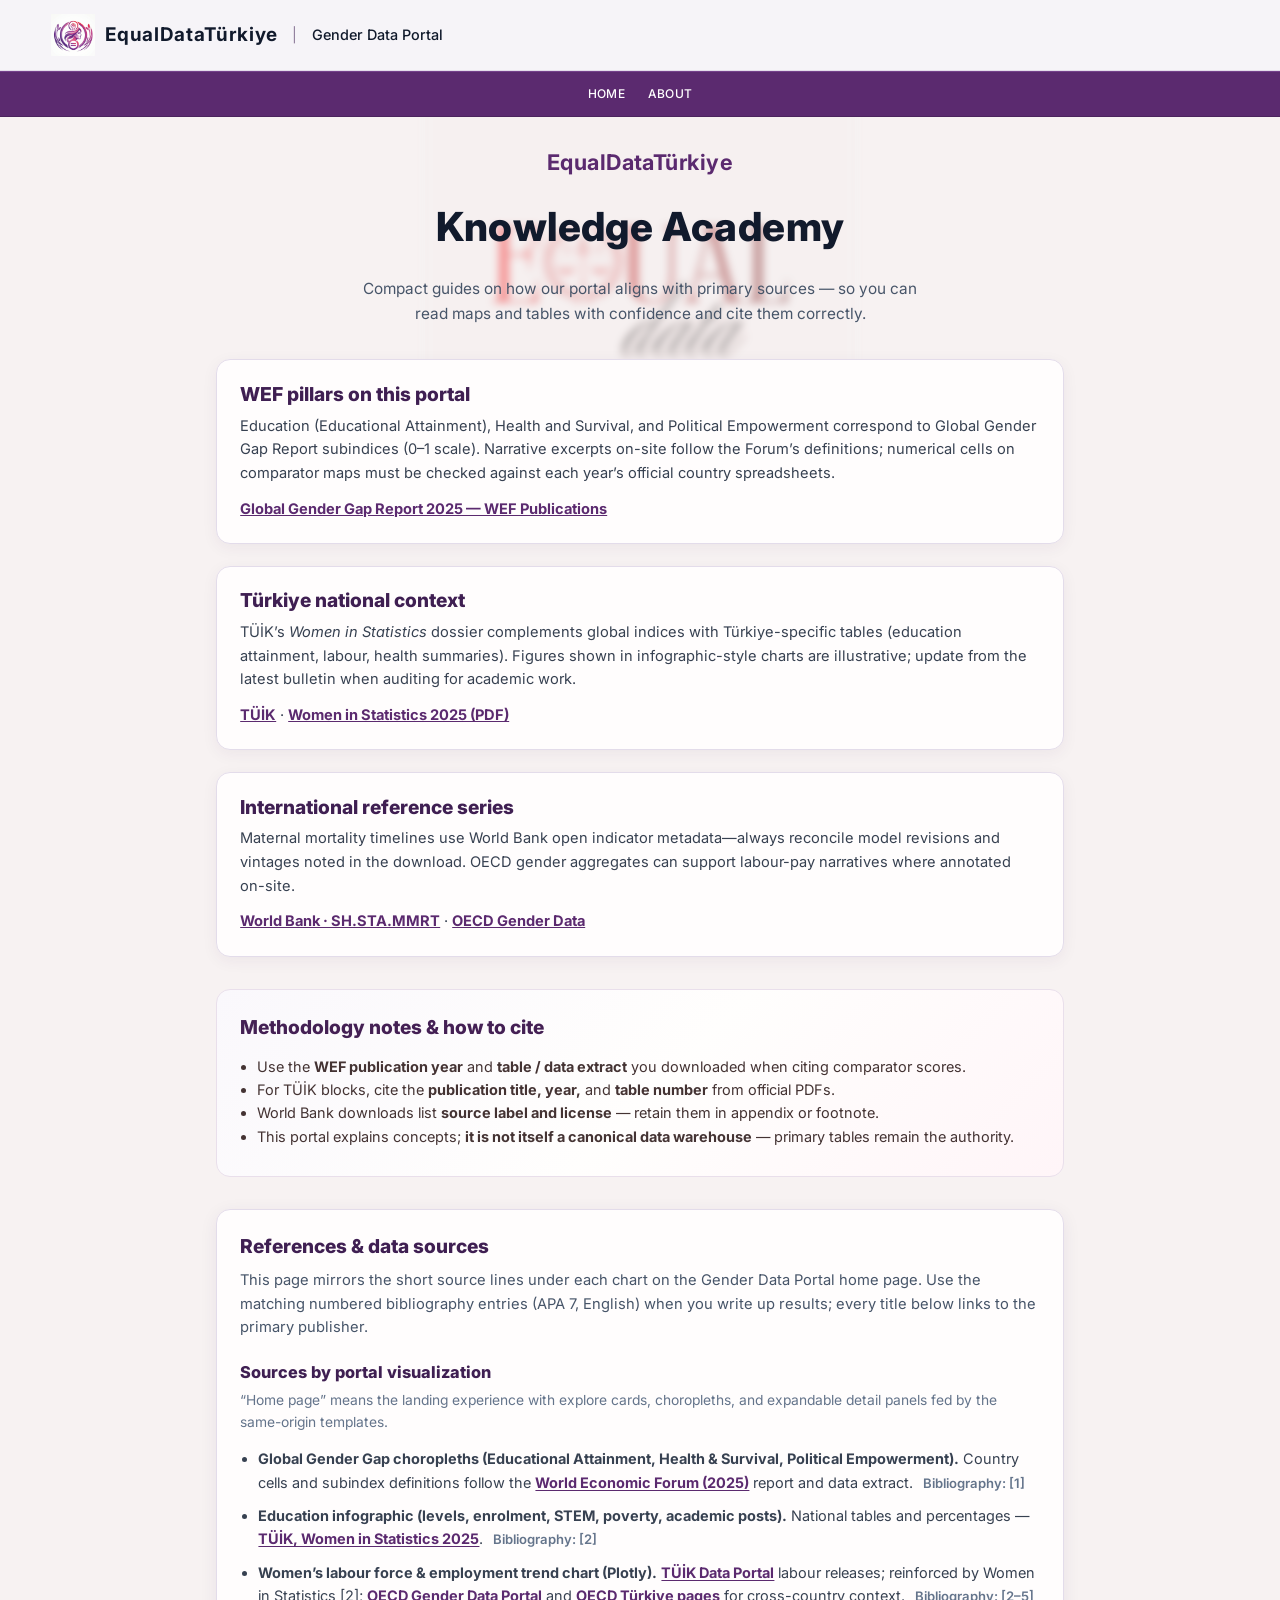
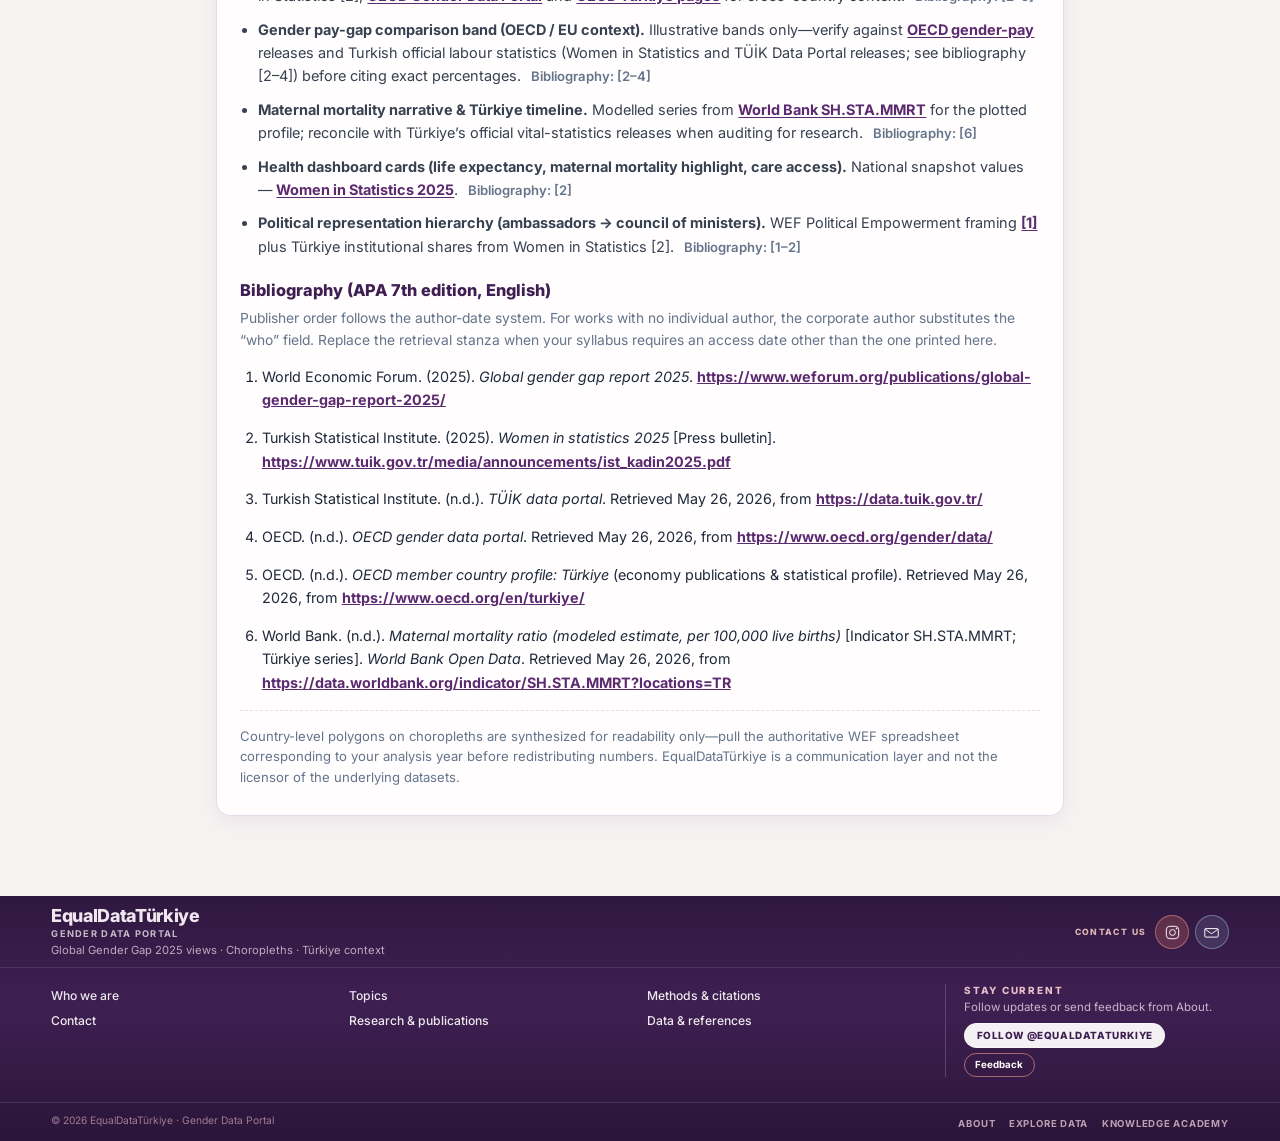
<file: knowledge-academy.html>
<!DOCTYPE html>
<html lang="en">
  <head>
    <meta charset="UTF-8" />
    <meta
      name="viewport"
      content="width=device-width, initial-scale=1.0, viewport-fit=cover"
    />
    <meta
      name="description"
      content="EqualDataTürkiye Knowledge Academy: how to read the Global Gender Gap data, citations, and learning links."
    />
    <meta property="og:title" content="Knowledge Academy | EqualDataTürkiye" />
    <meta property="og:type" content="website" />
    <meta property="og:image" content="./assets/brand-logo.png" />
    <title>Knowledge Academy - Gender Data Portal</title>
    <link rel="preconnect" href="https://fonts.googleapis.com" />
    <link rel="preconnect" href="https://fonts.gstatic.com" crossorigin />
    <link
      href="https://fonts.googleapis.com/css2?family=Inter:wght@400;500;600;700;800&display=swap"
      rel="stylesheet"
    />
    <link rel="stylesheet" href="./style.css" />
  </head>
  <body class="page-about page-academy">
    <header class="top-header">
      <div class="container top-header-inner">
        <div class="brand">
          <span class="brand-logo-badge" aria-hidden="true">
            <img class="brand-inline-logo" src="./assets/brand-logo.png" alt="" />
          </span>
          <div class="brand-text">
            <span class="brand-org">EqualDataTürkiye</span>
            <span class="brand-divider">|</span>
            <span class="brand-title">Gender Data Portal</span>
          </div>
        </div>
      </div>
    </header>

    <nav class="main-nav">
      <div class="container">
        <ul>
          <li><a href="./index.html">Home</a></li>
          <li><a href="./about.html">About</a></li>
        </ul>
      </div>
    </nav>

    <main class="page-about-main">
      <div class="container">
        <div class="about-section-inner academy-inner">
          <header class="academy-page-header">
            <p class="hero-pretitle">EqualDataTürkiye</p>
            <h1 class="about-page-title">Knowledge Academy</h1>
            <p class="academy-intro">
              Compact guides on how our portal aligns with primary sources — so you can read maps and tables with confidence and cite them correctly.
            </p>
          </header>

          <section class="academy-cards" aria-label="Topics">
            <article class="academy-card">
              <h2>WEF pillars on this portal</h2>
              <p>
                Education (Educational Attainment), Health and Survival, and Political Empowerment correspond to Global Gender Gap Report subindices (0–1 scale). Narrative excerpts on-site follow the Forum’s definitions; numerical cells on comparator maps must be checked against each year’s official country spreadsheets.
              </p>
              <p>
                <a
                  class="academy-inline-link"
                  href="https://www.weforum.org/publications/global-gender-gap-report-2025/"
                  target="_blank"
                  rel="noopener noreferrer"
                  >Global Gender Gap Report 2025 — WEF Publications</a
                >
              </p>
            </article>

            <article class="academy-card">
              <h2>Türkiye national context</h2>
              <p>
                TÜİK’s <cite>Women in Statistics</cite> dossier complements global indices with Türkiye-specific tables (education attainment, labour, health summaries). Figures shown in infographic-style charts are illustrative; update from the latest bulletin when auditing for academic work.
              </p>
              <p>
                <a class="academy-inline-link" href="https://www.tuik.gov.tr/" target="_blank" rel="noopener noreferrer">TÜİK</a>
                ·
                <a
                  class="academy-inline-link"
                  href="https://www.tuik.gov.tr/media/announcements/ist_kadin2025.pdf"
                  target="_blank"
                  rel="noopener noreferrer"
                  >Women in Statistics 2025 (PDF)</a
                >
              </p>
            </article>

            <article class="academy-card">
              <h2>International reference series</h2>
              <p>
                Maternal mortality timelines use World Bank open indicator metadata—always reconcile model revisions and vintages noted in the download. OECD gender aggregates can support labour-pay narratives where annotated on-site.
              </p>
              <p>
                <a
                  class="academy-inline-link"
                  href="https://data.worldbank.org/indicator/SH.STA.MMRT"
                  target="_blank"
                  rel="noopener noreferrer"
                  >World Bank · SH.STA.MMRT</a
                >
                ·
                <a class="academy-inline-link" href="https://www.oecd.org/gender/data/" target="_blank" rel="noopener noreferrer">OECD Gender Data</a>
              </p>
            </article>
          </section>

          <section id="references-methodology" class="academy-methods" tabindex="-1" aria-labelledby="ref-method-heading">
            <h2 id="ref-method-heading">Methodology notes &amp; how to cite</h2>
            <ul class="academy-methods-list">
              <li>Use the <strong>WEF publication year</strong> and <strong>table / data extract</strong> you downloaded when citing comparator scores.</li>
              <li>For TÜİK blocks, cite the <strong>publication title, year,</strong> and <strong>table number</strong> from official PDFs.</li>
              <li>World Bank downloads list <strong>source label and license</strong> — retain them in appendix or footnote.</li>
              <li>This portal explains concepts; <strong>it is not itself a canonical data warehouse</strong> — primary tables remain the authority.</li>
            </ul>
          </section>

          <section id="data-references" class="academy-refs" tabindex="-1" aria-labelledby="data-refs-heading">
            <h2 id="data-refs-heading">References &amp; data sources</h2>
            <p class="academy-refs-lead">
              This page mirrors the short source lines under each chart on the Gender Data Portal home page. Use the
              matching numbered bibliography entries (APA 7, English) when you write up results; every title below links
              to the primary publisher.
            </p>

            <h3 id="refs-portal-panels">Sources by portal visualization</h3>
            <p class="academy-refs-sublead">
              “Home page” means the landing experience with explore cards, choropleths, and expandable detail panels fed
              by the same-origin templates.
            </p>
            <ul class="academy-refs-by-viz">
              <li>
                <strong>Global Gender Gap choropleths (Educational Attainment, Health &amp; Survival, Political
                  Empowerment).</strong>
                Country cells and subindex definitions follow the
                <a
                  href="https://www.weforum.org/publications/global-gender-gap-report-2025/"
                  target="_blank"
                  rel="noopener noreferrer"
                  >World Economic Forum (2025)</a
                >
                report and data extract.
                <span class="academy-refs-biblio-ref">Bibliography: [1]</span>
              </li>
              <li>
                <strong>Education infographic (levels, enrolment, STEM, poverty, academic posts).</strong>
                National tables and percentages —
                <a
                  href="https://www.tuik.gov.tr/media/announcements/ist_kadin2025.pdf"
                  target="_blank"
                  rel="noopener noreferrer"
                  >TÜİK, Women in Statistics 2025</a
                >.
                <span class="academy-refs-biblio-ref">Bibliography: [2]</span>
              </li>
              <li>
                <strong>Women’s labour force &amp; employment trend chart (Plotly).</strong>
                <a href="https://data.tuik.gov.tr/" target="_blank" rel="noopener noreferrer">TÜİK Data Portal</a> labour
                releases; reinforced by Women in Statistics [2];
                <a href="https://www.oecd.org/gender/data/" target="_blank" rel="noopener noreferrer"
                  >OECD Gender Data Portal</a
                >
                and
                <a href="https://www.oecd.org/en/turkiye/" target="_blank" rel="noopener noreferrer">OECD Türkiye pages</a>
                for cross-country context.
                <span class="academy-refs-biblio-ref">Bibliography: [2–5]</span>
              </li>
              <li>
                <strong>Gender pay-gap comparison band (OECD / EU context).</strong>
                Illustrative bands only—verify against
                <a href="https://www.oecd.org/gender/data/" target="_blank" rel="noopener noreferrer">OECD gender-pay</a>
                releases and Turkish official labour statistics (Women in Statistics and TÜİK Data Portal releases; see
                bibliography [2–4]) before citing exact percentages.
                <span class="academy-refs-biblio-ref">Bibliography: [2–4]</span>
              </li>
              <li>
                <strong>Maternal mortality narrative &amp; Türkiye timeline.</strong>
                Modelled series from
                <a
                  href="https://data.worldbank.org/indicator/SH.STA.MMRT?locations=TR"
                  target="_blank"
                  rel="noopener noreferrer"
                  >World Bank SH.STA.MMRT</a>
                for the plotted profile; reconcile with Türkiye’s official vital-statistics releases when auditing for
                research.
                <span class="academy-refs-biblio-ref">Bibliography: [6]</span>
              </li>
              <li>
                <strong>Health dashboard cards (life expectancy, maternal mortality highlight, care access).</strong>
                National snapshot values —
                <a
                  href="https://www.tuik.gov.tr/media/announcements/ist_kadin2025.pdf"
                  target="_blank"
                  rel="noopener noreferrer"
                  >Women in Statistics 2025</a
                >.
                <span class="academy-refs-biblio-ref">Bibliography: [2]</span>
              </li>
              <li>
                <strong>Political representation hierarchy (ambassadors → council of ministers).</strong>
                WEF Political Empowerment framing
                <a
                  href="https://www.weforum.org/publications/global-gender-gap-report-2025/"
                  target="_blank"
                  rel="noopener noreferrer"
                  >[1]</a
                >
                plus Türkiye institutional shares from Women in Statistics [2].
                <span class="academy-refs-biblio-ref">Bibliography: [1–2]</span>
              </li>
            </ul>

            <h3 id="refs-bibliography-apa">Bibliography (APA 7th&nbsp;edition, English)</h3>
            <p class="academy-refs-sublead">
              Publisher order follows the author-date system. For works with no individual author, the corporate author
              substitutes the “who” field. Replace the retrieval stanza when your syllabus requires an access date other
              than the one printed here.
            </p>
            <ol class="academy-biblio-apa">
              <li>
                World Economic Forum. (2025).
                <em>Global gender gap report 2025</em>.
                <a
                  href="https://www.weforum.org/publications/global-gender-gap-report-2025/"
                  target="_blank"
                  rel="noopener noreferrer"
                  >https://www.weforum.org/publications/global-gender-gap-report-2025/</a
                >
              </li>
              <li>
                Turkish Statistical Institute. (2025).
                <em>Women in statistics 2025</em> [Press bulletin].
                <a
                  href="https://www.tuik.gov.tr/media/announcements/ist_kadin2025.pdf"
                  target="_blank"
                  rel="noopener noreferrer"
                  >https://www.tuik.gov.tr/media/announcements/ist_kadin2025.pdf</a
                >
              </li>
              <li>
                Turkish Statistical Institute. (n.d.).
                <em>TÜİK data portal</em>.
                Retrieved May&nbsp;26, 2026, from
                <a href="https://data.tuik.gov.tr/" target="_blank" rel="noopener noreferrer">https://data.tuik.gov.tr/</a>
              </li>
              <li>
                OECD. (n.d.).
                <em>OECD gender data portal</em>.
                Retrieved May&nbsp;26, 2026, from
                <a href="https://www.oecd.org/gender/data/" target="_blank" rel="noopener noreferrer"
                  >https://www.oecd.org/gender/data/</a
                >
              </li>
              <li>
                OECD. (n.d.).
                <em>OECD member country profile: Türkiye</em> (economy publications &amp; statistical profile).
                Retrieved May&nbsp;26, 2026, from
                <a href="https://www.oecd.org/en/turkiye/" target="_blank" rel="noopener noreferrer"
                  >https://www.oecd.org/en/turkiye/</a
                >
              </li>
              <li>
                World Bank. (n.d.).
                <em>Maternal mortality ratio (modeled estimate, per 100,000 live births)</em> [Indicator SH.STA.MMRT;
                Türkiye series].
                <em>World Bank Open Data</em>. Retrieved May&nbsp;26, 2026, from
                <a
                  href="https://data.worldbank.org/indicator/SH.STA.MMRT?locations=TR"
                  target="_blank"
                  rel="noopener noreferrer"
                  >https://data.worldbank.org/indicator/SH.STA.MMRT?locations=TR</a
                >
              </li>
            </ol>

            <p class="academy-refs-note">
              Country-level polygons on choropleths are synthesized for readability only—pull the authoritative WEF
              spreadsheet corresponding to your analysis year before redistributing numbers. EqualDataTürkiye is a
              communication layer and not the licensor of the underlying datasets.
            </p>
          </section>
        </div>
      </div>
    </main>

    <footer class="portal-footer" aria-labelledby="portal-footer-heading-ka">
      <h2 id="portal-footer-heading-ka" class="sr-only">EqualData Türkiye site footer</h2>

      <div class="portal-footer-brandbar">
        <div class="container portal-footer-brandbar-inner">
          <div class="portal-footer-brandblock">
            <span class="portal-footer-org">EqualDataTürkiye</span>
            <span class="portal-footer-portal-label">Gender Data Portal</span>
            <p class="portal-footer-dek">Global Gender Gap 2025 views · Choropleths · Türkiye context</p>
          </div>
          <div class="portal-footer-brand-aside">
            <a class="portal-footer-pillar-strip" href="./about.html#contact-us">Contact us</a>
            <div class="portal-footer-social-row">
              <a
                class="portal-footer-social-btn"
                href="https://www.instagram.com/equaldataturkiye?igsh=ZmFvcmx2ZWwwNHFo&utm_source=qr"
                target="_blank"
                rel="noopener noreferrer"
                aria-label="EqualDataTürkiye on Instagram"
              >
                <svg xmlns="http://www.w3.org/2000/svg" width="20" height="20" viewBox="0 0 24 24" fill="none" aria-hidden="true">
                  <rect x="3.25" y="3.25" width="17.5" height="17.5" rx="5" stroke="currentColor" stroke-width="1.35" />
                  <circle cx="12" cy="12" r="4.1" stroke="currentColor" stroke-width="1.35" />
                  <circle cx="17.65" cy="6.35" r="1.05" fill="currentColor" />
                </svg>
              </a>
              <a
                class="portal-footer-social-btn portal-footer-social-btn--mail"
                href="mailto:aycailica0@gmail.com?subject=Gender%20Data%20Portal%20%E2%80%94%20EqualDataT%C3%BCrkiye"
                aria-label="Email aycailica0@gmail.com — EqualDataTürkiye"
              >
                <svg xmlns="http://www.w3.org/2000/svg" width="20" height="20" viewBox="0 0 24 24" fill="none" aria-hidden="true">
                  <path
                    d="M4 6.5h16c.83 0 1.5.67 1.5 1.5v9c0 .83-.67 1.5-1.5 1.5H4A1.5 1.5 0 0 1 2.5 17V8c0-.83.67-1.5 1.5-1.5Z"
                    stroke="currentColor"
                    stroke-width="1.35"
                    stroke-linejoin="round"
                  />
                  <path d="m3 7.5 8.2 5.65a1.65 1.65 0 0 0 1.86 0L21 7.5" stroke="currentColor" stroke-width="1.35" stroke-linecap="round" stroke-linejoin="round" />
                </svg>
              </a>
            </div>
          </div>
        </div>
      </div>

      <div class="portal-footer-body">
        <div class="container portal-footer-middle">
          <div class="portal-footer-grid portal-footer-grid--sitemap">
            <div class="portal-footer-col">
              <h3 class="portal-footer-col-title sr-only">Site</h3>
              <ul class="portal-footer-links portal-footer-links--sitemap">
                <li><a href="./about.html">Who we are</a></li>
                <li><a href="./about.html#contact-us">Contact</a></li>
              </ul>
            </div>
            <div class="portal-footer-col">
              <h3 class="portal-footer-col-title sr-only">Themes &amp; research</h3>
              <ul class="portal-footer-links portal-footer-links--sitemap">
                <li><a href="./index.html#explore-the-data">Topics</a></li>
                <li>
                  <a
                    href="https://www.weforum.org/publications/global-gender-gap-report-2025/"
                    target="_blank"
                    rel="noopener noreferrer"
                    >Research &amp; publications</a
                  >
                </li>
              </ul>
            </div>
            <div class="portal-footer-col">
              <h3 class="portal-footer-col-title sr-only">Learning &amp; data</h3>
              <ul class="portal-footer-links portal-footer-links--sitemap">
                <li><a href="#references-methodology">Methods &amp; citations</a></li>
                <li><a href="#data-references">Data &amp; references</a></li>
              </ul>
            </div>

            <div class="portal-footer-cta" aria-labelledby="portal-footer-cta-ka">
              <div class="portal-footer-cta-divider" aria-hidden="true"></div>
              <p id="portal-footer-cta-ka" class="portal-footer-cta-kicker">Stay current</p>
              <p class="portal-footer-cta-text">Follow updates or send feedback from About.</p>
              <div class="portal-footer-cta-actions">
                <a
                  class="portal-footer-cta-primary"
                  href="https://www.instagram.com/equaldataturkiye?igsh=ZmFvcmx2ZWwwNHFo&utm_source=qr"
                  target="_blank"
                  rel="noopener noreferrer"
                  >Follow @equaldataturkiye</a
                >
                <a class="portal-footer-cta-secondary" href="./about.html#contact-us">Feedback</a>
              </div>
            </div>
          </div>
        </div>

        <div class="portal-footer-bottom">
          <div class="container portal-footer-bottom-inner">
            <p class="portal-footer-copy">&copy; 2026 EqualDataTürkiye · Gender Data Portal</p>
            <ul class="portal-footer-bottom-links">
              <li><a href="./about.html">About</a></li>
              <li><a href="./index.html#explore-the-data">Explore data</a></li>
              <li><a href="./knowledge-academy.html">Knowledge Academy</a></li>
            </ul>
          </div>
        </div>
      </div>
    </footer>

    <script src="./script.js"></script>
  </body>
</html>
</file>
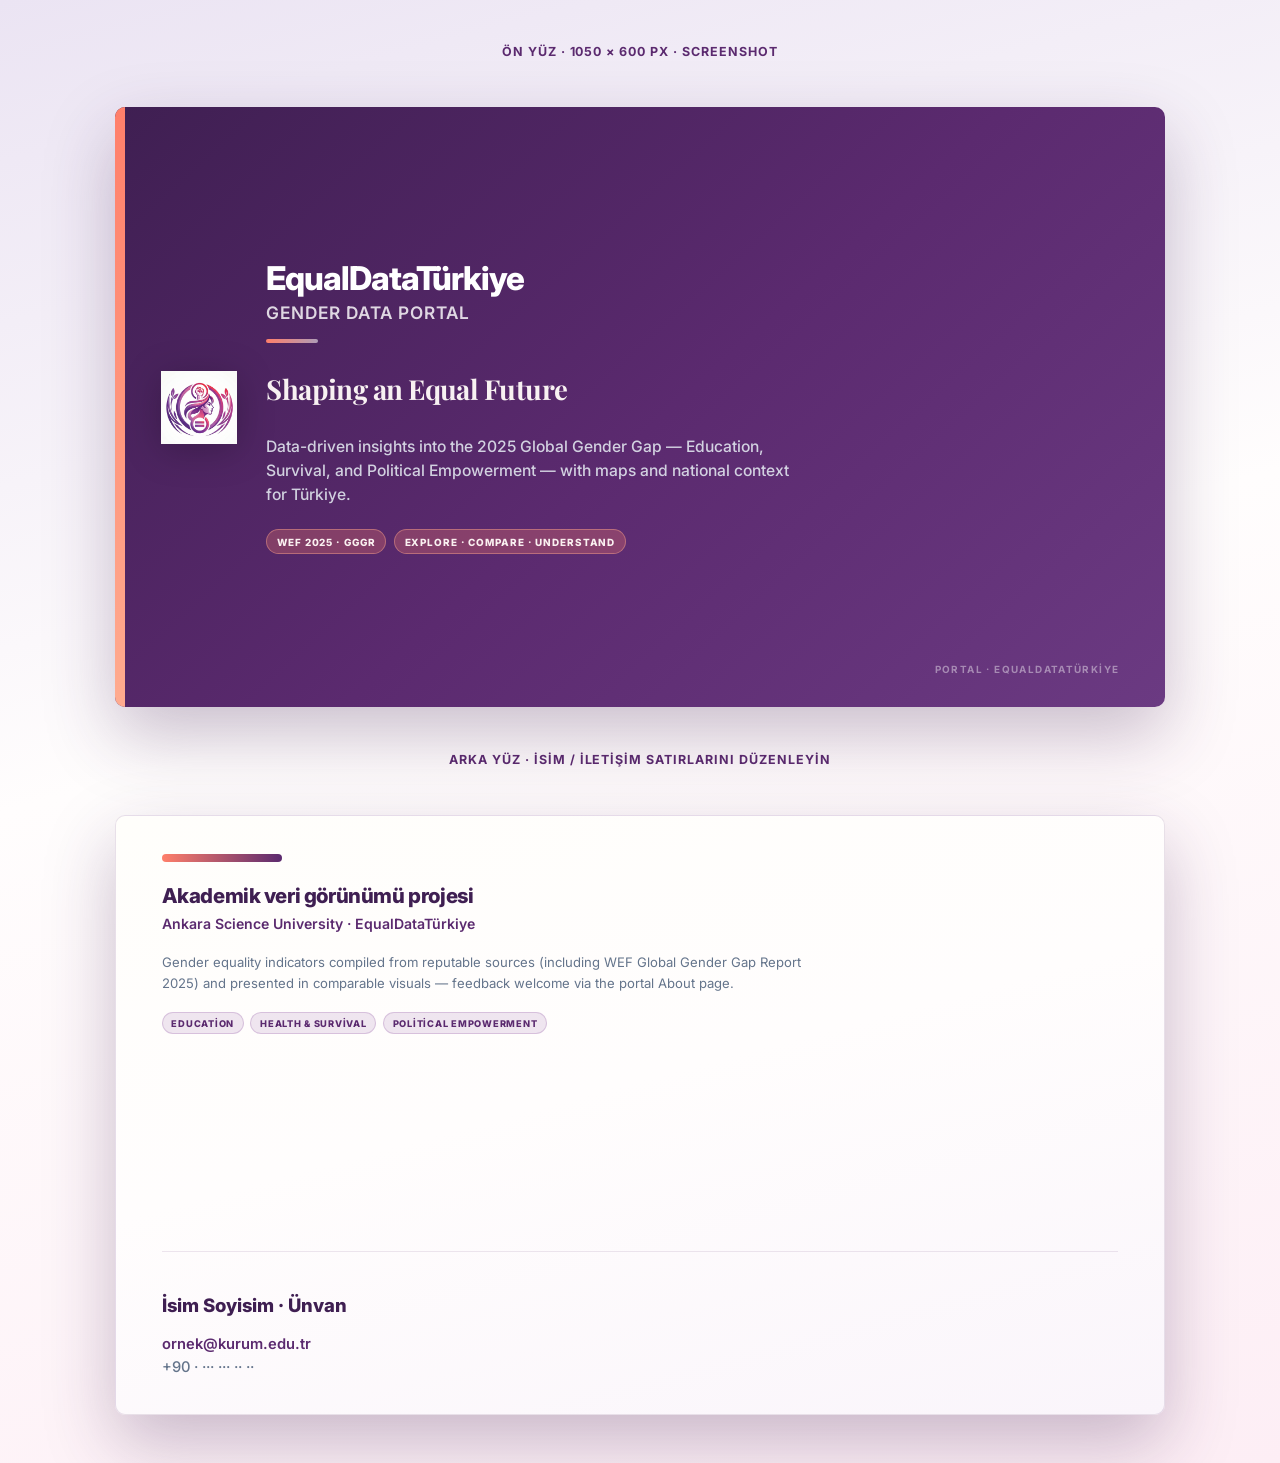
<file: assets/business-card-equaldataturkiye.html>
<!DOCTYPE html>
<!--
  EqualDataTürkiye · Kartvizit şablonu (site paleti · Inter / hero uyumu).
  Ölçü: 1050 × 600 px ≈ 3,5″ × 2″ @300 DPI — matbaa için uygun.

  DÜZENLE: Arka yüzdeki name-line / mail-line içeriğini kendi bilgilerinizle değiştirin.

  EXPORT:
    Chrome · DevTools responsive · iki kartın boyutu sabit:
      Ön: div.biz-front tam seç · screenshot
      Arka: div.biz-back tam seç · screenshot
    Veya hazır PNG: equaldata-business-card-front.png · equaldata-business-card-back.png

-->
<html lang="tr">
  <head>
    <meta charset="UTF-8" />
    <meta name="viewport" content="width=device-width, initial-scale=1.0" />
    <title>Kartvizit · EqualDataTürkiye</title>
    <link rel="preconnect" href="https://fonts.googleapis.com" />
    <link rel="preconnect" href="https://fonts.gstatic.com" crossorigin />
    <link
      href="https://fonts.googleapis.com/css2?family=Inter:wght@400;500;600;700;800&family=Playfair+Display:wght@600;700&display=swap"
      rel="stylesheet"
    />
    <style>
      :root {
        --hero-bg: #3f1f52;
        --nav-bg: #5b2a6f;
        --accent: #ff7f6a;
        --accent-ring: #ffab8f;
        --surface: #fffdfd;
        --text-dark: #111a2c;
        --muted: #64748b;
      }
      * {
        box-sizing: border-box;
      }
      body {
        margin: 0;
        padding: 2rem 1rem 3rem;
        background: linear-gradient(165deg, #ebe4f3 0%, var(--surface) 45%, #fdeef5 100%);
        font-family: Inter, system-ui, sans-serif;
        color: var(--text-dark);
      }
      .hint {
        text-align: center;
        font-size: 0.78rem;
        font-weight: 700;
        letter-spacing: 0.08em;
        text-transform: uppercase;
        color: var(--nav-bg);
        margin-bottom: 1rem;
      }
      .deck {
        display: flex;
        flex-direction: column;
        align-items: center;
        gap: 2rem;
      }
      .biz-card {
        width: 1050px;
        height: 600px;
        max-width: 100%;
        border-radius: 10px;
        overflow: hidden;
        box-shadow: 0 28px 70px rgba(63, 31, 82, 0.28);
        position: relative;
      }
      /* ——— Ön yüz ——— */
      .biz-front {
        background: linear-gradient(138deg, var(--hero-bg) 0%, var(--nav-bg) 52%, #6b3a82 100%);
        color: #fff;
      }
      .biz-front-inner {
        position: absolute;
        inset: 0;
        padding: 2.65rem 2.85rem;
        display: grid;
        grid-template-columns: auto 1fr;
        gap: 1.85rem;
        align-items: center;
      }
      .biz-front::before {
        content: "";
        position: absolute;
        left: 0;
        top: 0;
        bottom: 0;
        width: 10px;
        background: linear-gradient(180deg, var(--accent), var(--accent-ring));
      }
      .logo-stack {
        display: flex;
        flex-direction: column;
        align-items: flex-start;
        gap: 1rem;
      }
      .logo-stack img {
        width: 76px;
        height: auto;
        display: block;
        filter: drop-shadow(0 6px 18px rgba(0, 0, 0, 0.22));
      }
      .brand-org {
        font-size: 2.05rem;
        font-weight: 800;
        letter-spacing: -0.03em;
        line-height: 1.08;
      }
      .brand-portal {
        font-size: 1.08rem;
        font-weight: 600;
        letter-spacing: 0.06em;
        text-transform: uppercase;
        color: rgba(255, 255, 255, 0.82);
        margin-top: 0.35rem;
      }
      .divider-dot {
        width: 52px;
        height: 4px;
        border-radius: 999px;
        background: linear-gradient(90deg, var(--accent), rgba(255, 255, 255, 0.55));
        margin: 1rem 0 1.05rem;
      }
      .hero-line {
        font-family: "Playfair Display", Georgia, serif;
        font-size: 1.72rem;
        font-weight: 700;
        letter-spacing: -0.02em;
        color: rgba(255, 250, 248, 0.96);
      }
      .sub-line {
        margin: 0.55rem 0 0;
        font-size: 0.98rem;
        line-height: 1.55;
        font-weight: 500;
        color: rgba(226, 232, 240, 0.88);
        max-width: 34rem;
      }
      .pill-row {
        display: flex;
        flex-wrap: wrap;
        gap: 0.45rem;
        margin-top: 1.35rem;
      }
      .pill {
        font-size: 0.62rem;
        font-weight: 800;
        letter-spacing: 0.09em;
        text-transform: uppercase;
        padding: 0.34rem 0.62rem;
        border-radius: 999px;
        background: rgba(255, 127, 106, 0.28);
        border: 1px solid rgba(255, 171, 143, 0.42);
        color: rgba(255, 248, 246, 0.96);
      }
      .corner-weef {
        position: absolute;
        bottom: 2rem;
        right: 2.85rem;
        font-size: 0.62rem;
        font-weight: 700;
        letter-spacing: 0.14em;
        text-transform: uppercase;
        color: rgba(255, 255, 255, 0.42);
      }
      /* ——— Arka yüz ——— */
      .biz-back {
        background: linear-gradient(165deg, #fffefb 0%, var(--surface) 46%, #faf5fb 100%);
        border: 1px solid rgba(91, 42, 111, 0.14);
      }
      .biz-back-inner {
        position: absolute;
        inset: 0;
        padding: 2.35rem 2.85rem;
        display: flex;
        flex-direction: column;
      }
      .biz-back-strip {
        height: 8px;
        width: 120px;
        border-radius: 999px;
        background: linear-gradient(90deg, var(--accent), var(--nav-bg));
        margin-bottom: 1.35rem;
      }
      .back-title {
        margin: 0;
        font-size: 1.28rem;
        font-weight: 800;
        letter-spacing: -0.02em;
        color: var(--hero-bg);
      }
      .back-org {
        margin: 0.45rem 0 1.25rem;
        font-size: 0.88rem;
        font-weight: 600;
        color: var(--nav-bg);
      }
      .back-note {
        margin: 0;
        font-size: 0.82rem;
        line-height: 1.58;
        color: var(--muted);
        max-width: 42rem;
      }
      .contact-block {
        margin-top: auto;
        padding-top: 1.45rem;
        border-top: 1px solid rgba(91, 42, 111, 0.11);
      }
      .name-line {
        font-size: 1.16rem;
        font-weight: 800;
        color: var(--hero-bg);
      }
      .mail-line,
      .tel-line {
        margin: 0.35rem 0 0;
        font-size: 0.92rem;
        font-weight: 600;
        color: var(--nav-bg);
      }
      .tel-line {
        color: var(--muted);
        font-weight: 500;
      }
      .pill-row-back {
        display: flex;
        flex-wrap: wrap;
        gap: 0.4rem;
        margin-top: 1.15rem;
      }
      .pill-back {
        font-size: 0.58rem;
        font-weight: 800;
        letter-spacing: 0.08em;
        text-transform: uppercase;
        padding: 0.28rem 0.55rem;
        border-radius: 999px;
        background: rgba(126, 63, 150, 0.12);
        border: 1px solid rgba(126, 63, 150, 0.22);
        color: var(--nav-bg);
      }
    </style>
  </head>
  <body>
    <div class="deck">
      <p class="hint">Ön yüz · 1050 × 600 px · screenshot</p>
      <div class="biz-card biz-front" aria-label="Kartvizit ön yüz">
        <div class="biz-front-inner">
          <div class="logo-stack">
            <img src="./brand-logo.png" alt="" width="76" height="76" />
          </div>
          <div>
            <div class="brand-org">EqualDataTürkiye</div>
            <div class="brand-portal">Gender Data Portal</div>
            <div class="divider-dot" aria-hidden="true"></div>
            <p class="hero-line">Shaping an Equal Future</p>
            <p class="sub-line">
              Data-driven insights into the 2025 Global Gender Gap — Education, Survival,
              and Political Empowerment — with maps and national context for Türkiye.
            </p>
            <div class="pill-row">
              <span class="pill">WEF 2025 · GGGR</span>
              <span class="pill">Explore · Compare · Understand</span>
            </div>
          </div>
        </div>
        <span class="corner-weef">Portal · EqualDataTürkiye</span>
      </div>

      <p class="hint">Arka yüz · İsim / iletişim satırlarını düzenleyin</p>
      <div class="biz-card biz-back" aria-label="Kartvizit arka yüz">
        <div class="biz-back-inner">
          <div class="biz-back-strip" aria-hidden="true"></div>
          <h2 class="back-title">Akademik veri görünümü projesi</h2>
          <p class="back-org">Ankara Science University · EqualDataTürkiye</p>
          <p class="back-note">
            Gender equality indicators compiled from reputable sources (including WEF Global Gender Gap Report 2025)
            and presented in comparable visuals — feedback welcome via the portal About page.
          </p>
          <div class="pill-row-back">
            <span class="pill-back">Education</span>
            <span class="pill-back">Health &amp; survival</span>
            <span class="pill-back">Political empowerment</span>
          </div>
          <div class="contact-block">
            <p class="name-line">İsim Soyisim · Ünvan</p>
            <p class="mail-line">ornek@kurum.edu.tr</p>
            <p class="tel-line">+90 · ··· ··· ·· ··</p>
          </div>
        </div>
      </div>
    </div>
  </body>
</html>
</file>
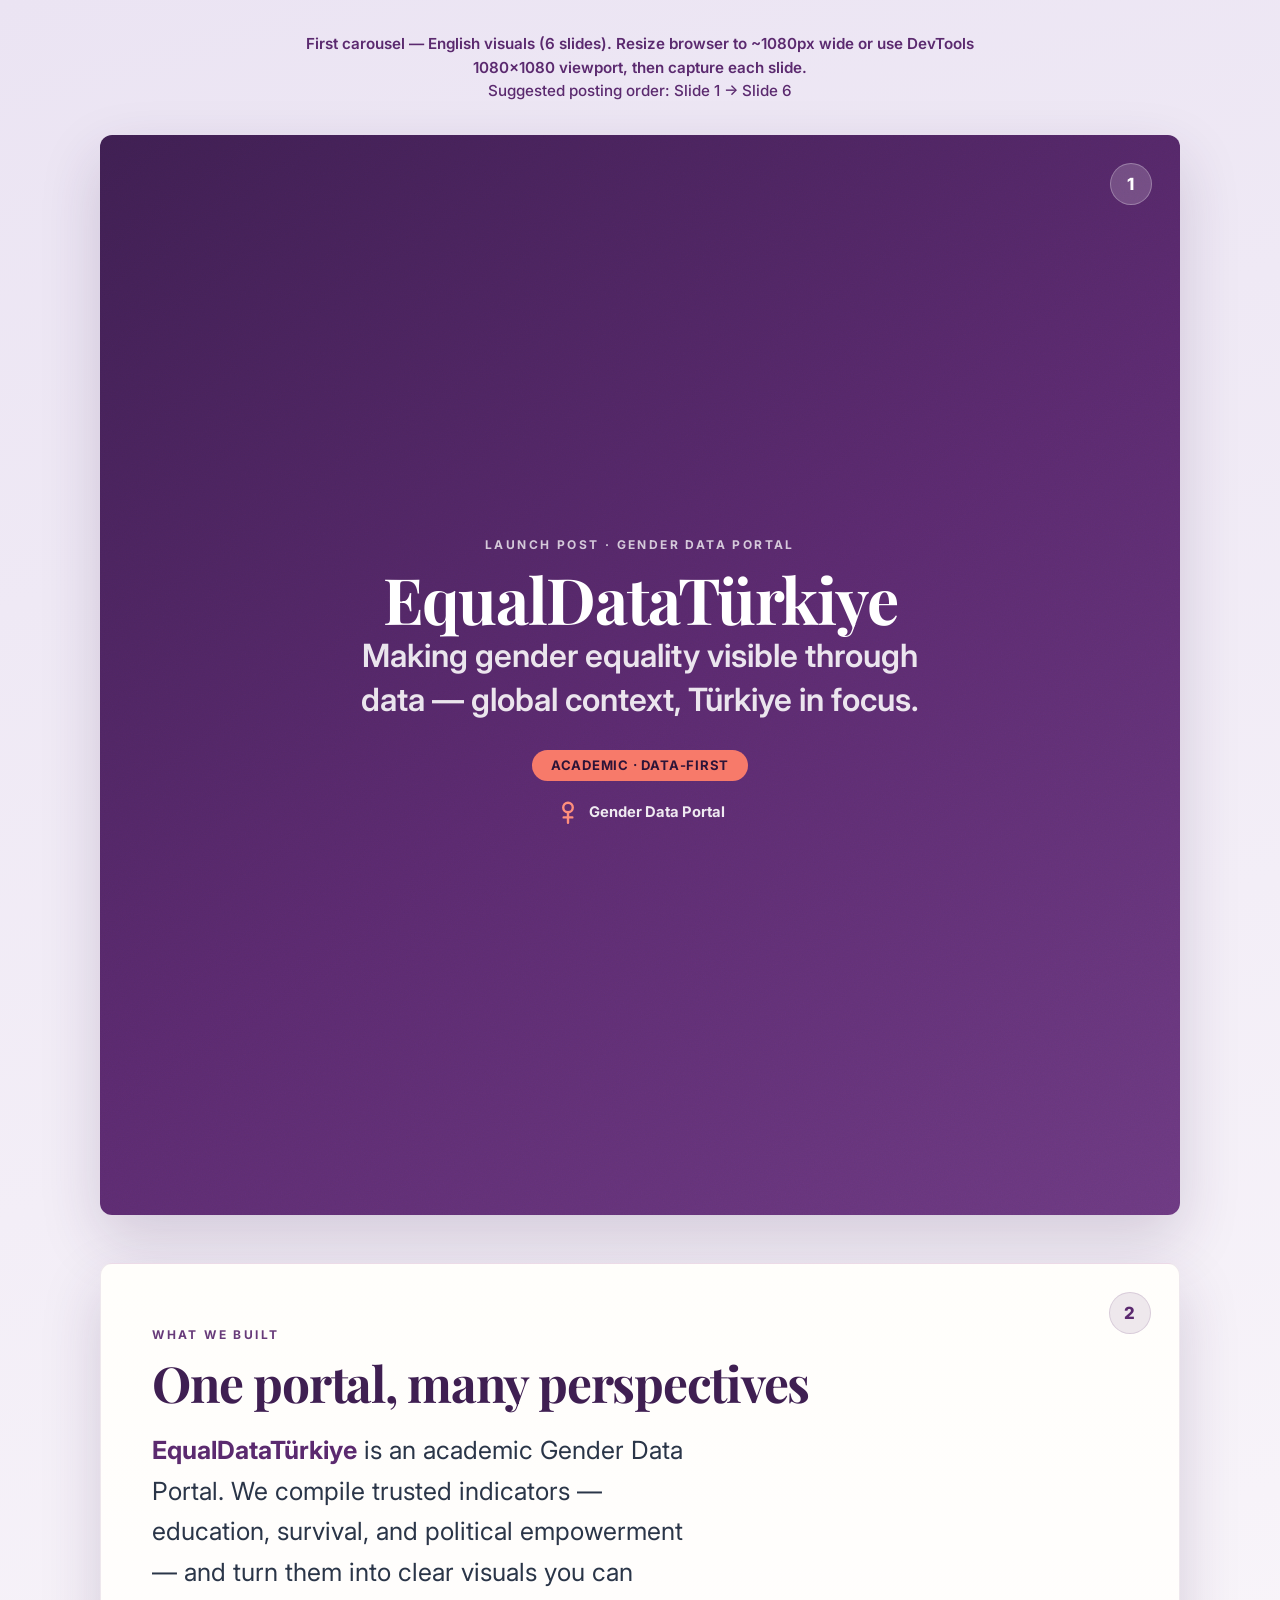
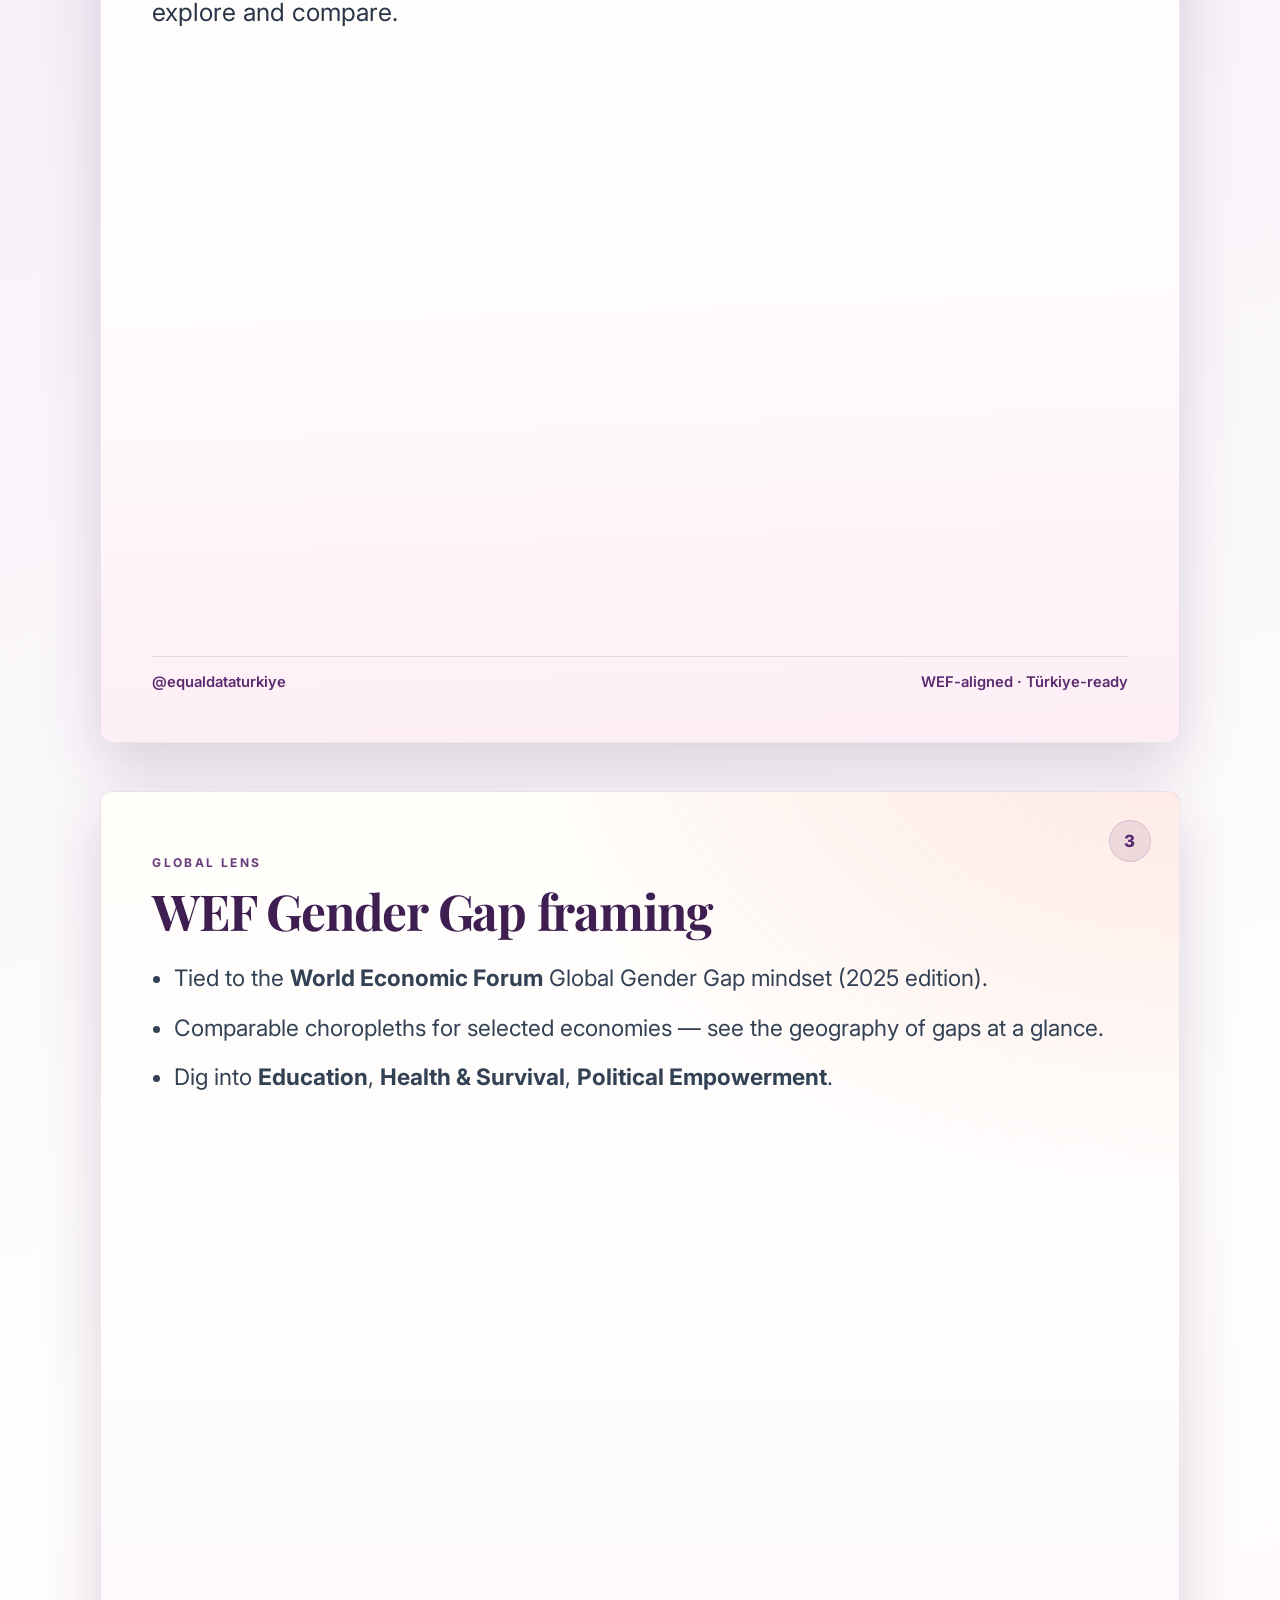
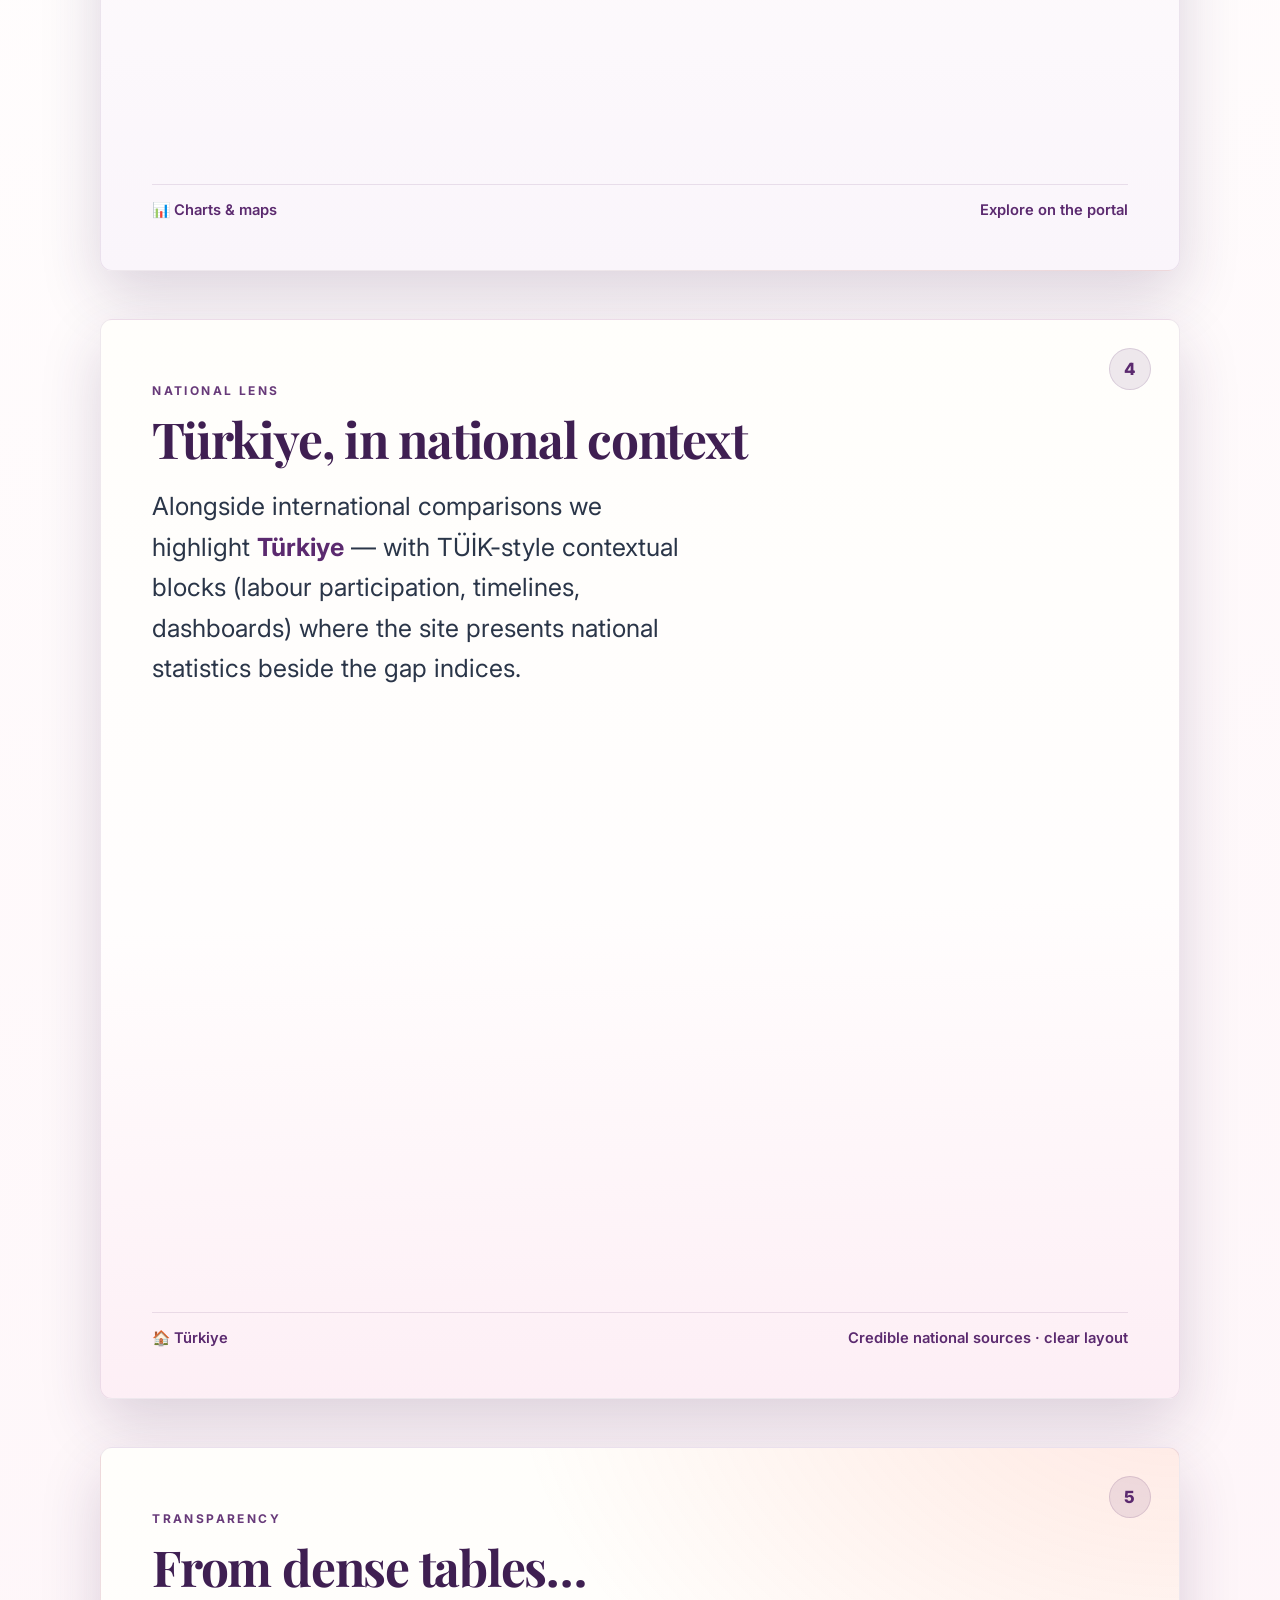
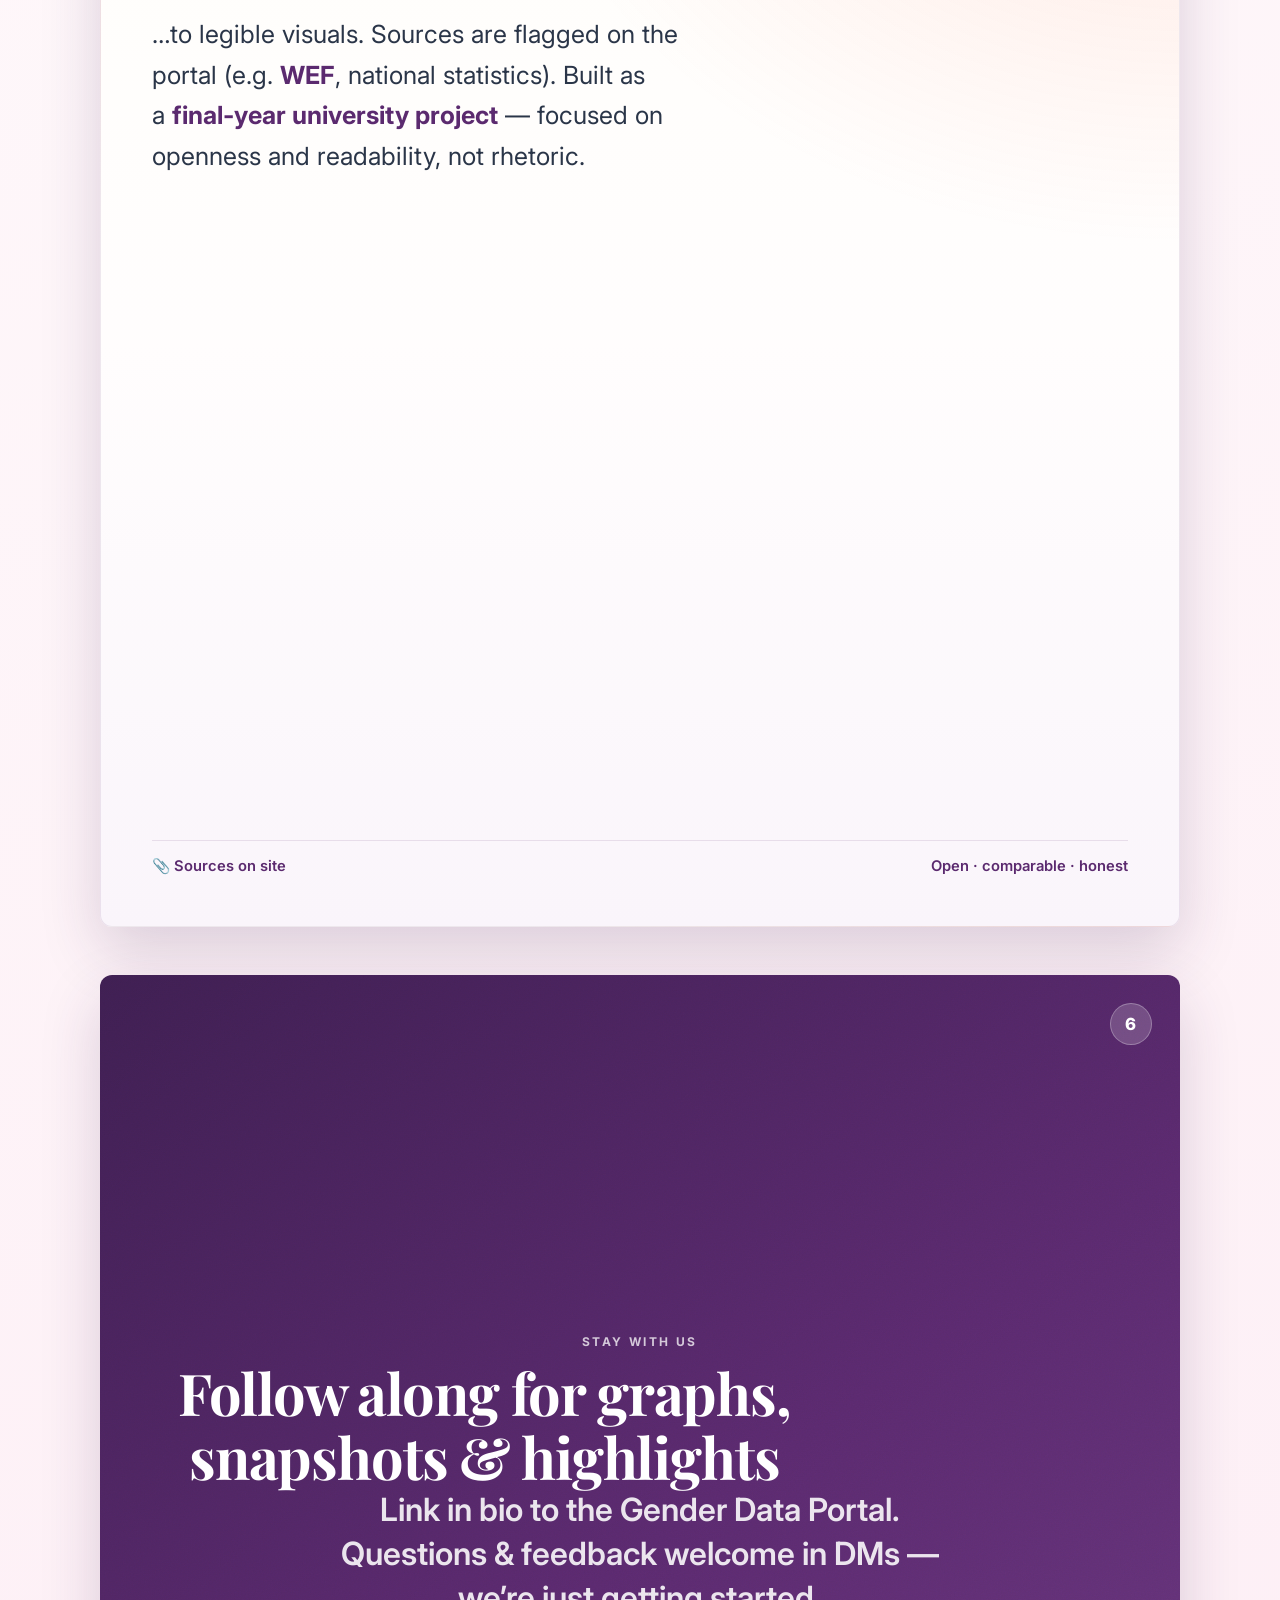
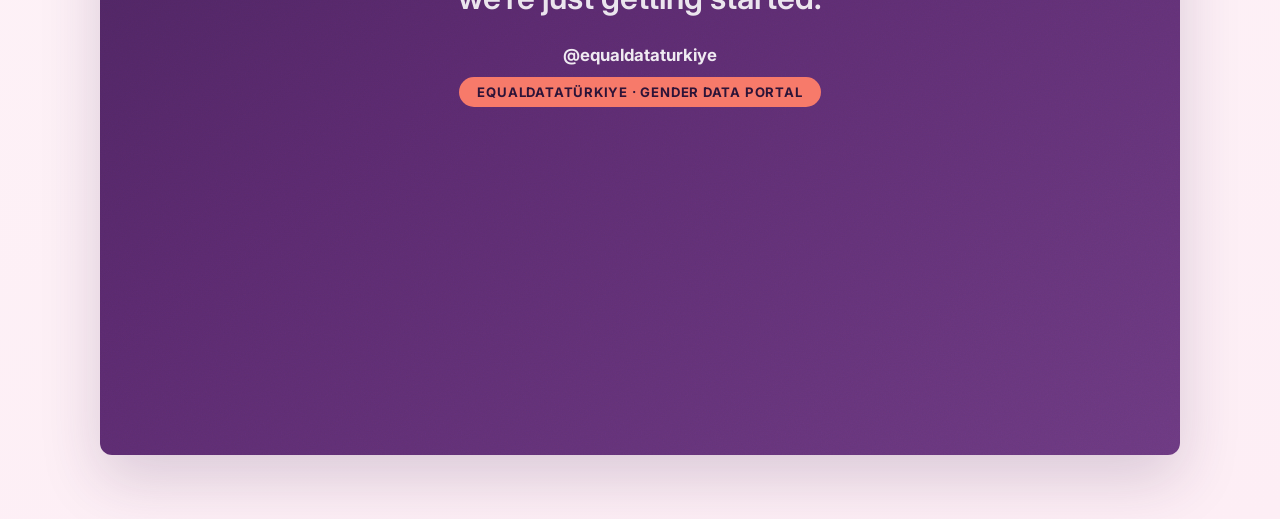
<file: assets/instagram-first-post-slides-en.html>
<!DOCTYPE html>
<html lang="en">
  <head>
    <meta charset="UTF-8" />
    <meta name="viewport" content="width=device-width, initial-scale=1.0" />
    <title>EqualData Türkiye — First Instagram Carousel (EN) — Export 1080×1080</title>
    <link rel="preconnect" href="https://fonts.googleapis.com" />
    <link rel="preconnect" href="https://fonts.gstatic.com" crossorigin />
    <link
      href="https://fonts.googleapis.com/css2?family=Inter:wght@400;600;700;800&family=Playfair+Display:wght@600;700&display=swap"
      rel="stylesheet"
    />
    <!--
      ===================== EXPORT HOW-TO =====================
      Each yellow box below is one Instagram feed slide (recommended 1080 × 1080 px).

      Option A — Chrome screenshots
        1. Open this file in Chrome (file:///…/instagram-first-post-slides-en.html).
        2. Press F12 → Toggle device toolbar (Ctrl+Shift+M).
        3. Set dimensions to Responsive 1080 × 1080.
        4. Scroll to slide 1, screenshot. Repeat for slides 2–6.

      Option B — Print to PDF + crop
        • Use Ctrl+P → Save as PDF, then split square pages if your viewer supports it.

      Brand aligns with Gender Data Portal: purple gradient + coral accent (#ff7f6a).

      ===============================================
    -->
    <style>
      :root {
        --purple-deep: #3f1f52;
        --purple-mid: #5b2a6f;
        --purple-soft: #8b5a9e;
        --accent: #ff7f6a;
        --surface: #fffdfd;
        --text: #111a2c;
        --muted: rgba(255, 255, 255, 0.88);
      }

      * {
        box-sizing: border-box;
      }

      body {
        margin: 0;
        padding: 2rem 1rem 4rem;
        background: linear-gradient(
          165deg,
          #ebe4f3 0%,
          var(--surface) 42%,
          #fdeef5 100%
        );
        font-family: "Inter", system-ui, sans-serif;
        color: var(--text);
      }

      h1.export-title {
        text-align: center;
        font-size: 0.95rem;
        font-weight: 600;
        color: var(--purple-mid);
        max-width: 42rem;
        margin: 0 auto 2rem;
        line-height: 1.55;
      }

      .deck {
        display: flex;
        flex-direction: column;
        align-items: center;
        gap: 3rem;
      }

      /** One Instagram square (1080×1080 logical pixels at 100% scale) */
      .slide {
        width: 1080px;
        height: 1080px;
        max-width: 100%;
        aspect-ratio: 1 / 1;
        height: auto;
        border-radius: 12px;
        overflow: hidden;
        box-shadow: 0 24px 60px rgba(63, 31, 82, 0.18);
        position: relative;
        flex-shrink: 0;
      }

      @supports (aspect-ratio: 1 / 1) {
        .slide {
          height: auto;
        }
      }

      /** When viewport narrower than slide, scale down proportionally via width */
      @media (max-width: 1100px) {
        .slide {
          width: min(1080px, calc(100vw - 32px));
        }
      }

      /* --- Slide internals --- */
      .slide-inner {
        position: absolute;
        inset: 0;
        padding: clamp(2.25rem, 4vw, 3.75rem);
        display: flex;
        flex-direction: column;
        justify-content: space-between;
        min-height: 100%;
      }

      .slide--cover {
        background: linear-gradient(
          145deg,
          var(--purple-deep) 0%,
          var(--purple-mid) 52%,
          #6d3a82 100%
        );
        color: #fff;
      }

      .slide--cover .slide-inner {
        justify-content: center;
        text-align: center;
        gap: 1.5rem;
      }

      .slide--light {
        background: radial-gradient(
            ellipse 120% 90% at 100% -10%,
            rgba(255, 127, 106, 0.18),
            transparent 52%
          ),
          linear-gradient(180deg, #fffefb 0%, var(--surface) 46%, #faf5fb 100%);
        border: 1px solid rgba(91, 42, 111, 0.1);
      }

      .slide--accent-bottom {
        background: linear-gradient(
          178deg,
          #fffefb 0%,
          var(--surface) 55%,
          #fdeef5 100%
        );
      }

      .eyebrow {
        font-size: 0.75rem;
        font-weight: 700;
        letter-spacing: 0.2em;
        text-transform: uppercase;
        color: rgba(255, 255, 255, 0.75);
      }

      .slide--light .eyebrow {
        color: var(--purple-mid);
        opacity: 0.92;
      }

      .slide-title-cover {
        font-family: "Playfair Display", Georgia, serif;
        font-weight: 700;
        font-size: clamp(2.8rem, 5.2vw, 4rem);
        line-height: 1.1;
        letter-spacing: -0.02em;
        margin: 0;
      }

      .slide-sub-cover {
        font-size: clamp(1.35rem, 2.8vw, 2rem);
        font-weight: 600;
        line-height: 1.38;
        color: var(--muted);
        margin: 0 auto;
        max-width: 28ch;
      }

      .ribbon {
        align-self: center;
        padding: 0.45rem 1.15rem;
        border-radius: 999px;
        background: rgba(255, 127, 106, 0.95);
        color: #2d1438;
        font-size: 0.82rem;
        font-weight: 700;
        letter-spacing: 0.06em;
        text-transform: uppercase;
      }

      .mark {
        display: flex;
        align-items: center;
        gap: 0.55rem;
        font-weight: 700;
        font-size: 0.92rem;
        color: inherit;
      }

      .mark svg {
        flex-shrink: 0;
      }

      .slide-heading {
        font-family: "Playfair Display", Georgia, serif;
        font-size: clamp(2rem, 4vw, 3.1rem);
        font-weight: 700;
        line-height: 1.14;
        color: var(--purple-deep);
        margin: 0 0 1.25rem;
        letter-spacing: -0.025em;
      }

      .slide-body {
        font-size: clamp(1.125rem, 2.05vw, 1.56rem);
        line-height: 1.62;
        color: #2a3548;
        margin: 0;
        max-width: 36ch;
      }

      .slide-body strong {
        color: var(--purple-mid);
        font-weight: 700;
      }

      ul.bullets {
        margin: 0;
        padding-left: 1.35rem;
        font-size: clamp(1.05rem, 1.95vw, 1.42rem);
        line-height: 1.72;
        color: #334155;
      }

      ul.bullets li {
        margin-bottom: 0.65rem;
      }

      .footer-bar {
        display: flex;
        align-items: center;
        justify-content: space-between;
        gap: 1rem;
        padding-top: 1rem;
        border-top: 1px solid rgba(91, 42, 111, 0.12);
        font-size: 0.92rem;
        font-weight: 600;
        color: var(--purple-mid);
      }

      .slide--cover .footer-bar {
        border-top-color: rgba(255, 255, 255, 0.18);
        color: rgba(255, 255, 255, 0.9);
        padding-top: 0;
        border-top: none;
        justify-content: center;
      }

      .grain {
        position: absolute;
        inset: 0;
        opacity: 0.07;
        pointer-events: none;
        background-image: url("data:image/svg+xml,%3Csvg xmlns='http://www.w3.org/2000/svg' width='180' height='180'%3E%3Cfilter id='n'%3E%3CfeTurbulence type='fractalNoise' baseFrequency='0.72' numOctaves='3' stitchTiles='stitch'/%3E%3C/filter%3E%3Crect width='180' height='180' filter='url(%23n)'/%3E%3C/svg%3E");
        mix-blend-mode: overlay;
      }

      /** Numbers for ordering in preview */
      .slide-num {
        position: absolute;
        top: 1.75rem;
        right: 1.75rem;
        width: 2.65rem;
        height: 2.65rem;
        border-radius: 50%;
        background: rgba(255, 255, 255, 0.18);
        color: inherit;
        display: flex;
        align-items: center;
        justify-content: center;
        font-weight: 800;
        font-size: 1.05rem;
        border: 1px solid rgba(255, 255, 255, 0.28);
      }

      .slide--light .slide-num {
        background: rgba(91, 42, 111, 0.1);
        color: var(--purple-mid);
        border-color: rgba(91, 42, 111, 0.15);
      }

      /** Print: one slide per page (Firefox/Chrome varies) */
      @media print {
        body {
          background: #fff;
          padding: 0;
        }

        .export-title {
          display: none;
        }

        .slide {
          page-break-after: always;
          margin: 0;
          box-shadow: none;
          border-radius: 0;
        }

        .deck {
          gap: 0;
        }
      }
    </style>
  </head>
  <body>
    <h1 class="export-title">
      First carousel — English visuals (6 slides). Resize browser to ~1080px wide or use
      DevTools 1080×1080 viewport, then capture each slide.<br /><span style="font-weight: 500"
        >Suggested posting order: Slide 1 → Slide 6</span
      >
    </h1>

    <div class="deck">
      <!-- 1 Cover -->
      <article class="slide slide--cover" id="slide-1">
        <div class="grain" aria-hidden="true"></div>
        <span class="slide-num" aria-hidden="true">1</span>
        <div class="slide-inner">
          <div>
            <p class="eyebrow">Launch post · Gender Data Portal</p>
            <h2 class="slide-title-cover">EqualDataTürkiye</h2>
            <p class="slide-sub-cover">
              Making gender equality visible through data — global context, Türkiye in focus.
            </p>
            <div style="margin-top: 2rem">
              <span class="ribbon">Academic · data-first</span>
            </div>
          </div>
          <div class="footer-bar">
            <span class="mark" style="justify-content: center">
              <!-- simple symbol ♀ styled -->
              <svg width="26" height="26" viewBox="0 0 24 24" fill="none" aria-hidden="true">
                <circle cx="12" cy="7.85" r="4.4" stroke="#ff8f7c" stroke-width="2.2" />
                <path
                  d="M12 12.2v9.8M8 17h8"
                  stroke="#ff8f7c"
                  stroke-width="2.2"
                  stroke-linecap="round"
                />
              </svg>
              Gender Data Portal
            </span>
          </div>
        </div>
      </article>

      <!-- 2 What -->
      <article class="slide slide--light slide--accent-bottom" id="slide-2">
        <span class="slide-num" aria-hidden="true">2</span>
        <div class="slide-inner">
          <div>
            <p class="eyebrow">What we built</p>
            <h2 class="slide-heading">One portal, many perspectives</h2>
            <p class="slide-body">
              <strong>EqualDataTürkiye</strong> is an academic Gender Data Portal. We compile
              trusted indicators — education, survival, and political empowerment — and turn
              them into clear visuals you can explore and compare.
            </p>
          </div>
          <div class="footer-bar"><span>@equaldataturkiye</span><span>WEF-aligned · Türkiye-ready</span></div>
        </div>
      </article>

      <!-- 3 Global -->
      <article class="slide slide--light" id="slide-3">
        <span class="slide-num" aria-hidden="true">3</span>
        <div class="slide-inner">
          <div>
            <p class="eyebrow">Global lens</p>
            <h2 class="slide-heading">WEF Gender Gap framing</h2>
            <ul class="bullets">
              <li>Tied to the <strong>World Economic Forum</strong> Global Gender Gap mindset (2025 edition).</li>
              <li>Comparable choropleths for selected economies — see the geography of gaps at a glance.</li>
              <li>Dig into <strong>Education</strong>, <strong>Health &amp; Survival</strong>, <strong>Political Empowerment</strong>.</li>
            </ul>
          </div>
          <div class="footer-bar"><span>📊 Charts &amp; maps</span><span>Explore on the portal</span></div>
        </div>
      </article>

      <!-- 4 Türkiye -->
      <article class="slide slide--light slide--accent-bottom" id="slide-4">
        <span class="slide-num" aria-hidden="true">4</span>
        <div class="slide-inner">
          <div>
            <p class="eyebrow">National lens</p>
            <h2 class="slide-heading">Türkiye, in national context</h2>
            <p class="slide-body">
              Alongside international comparisons we highlight <strong>Türkiye</strong> — with
              TÜİK-style contextual blocks (labour participation, timelines, dashboards) where the
              site presents national statistics beside the gap indices.
            </p>
          </div>
          <div class="footer-bar"><span>🏠 Türkiye</span><span>Credible national sources · clear layout</span></div>
        </div>
      </article>

      <!-- 5 Transparency -->
      <article class="slide slide--light" id="slide-5">
        <span class="slide-num" aria-hidden="true">5</span>
        <div class="slide-inner">
          <div>
            <p class="eyebrow">Transparency</p>
            <h2 class="slide-heading">From dense tables…</h2>
            <p class="slide-body">
              …to legible visuals. Sources are flagged on the portal (e.g.&nbsp;<strong>WEF</strong>,
              national statistics). Built as a&nbsp;<strong>final-year university project</strong> —
              focused on openness and readability, not rhetoric.
            </p>
          </div>
          <div class="footer-bar">
            <span>📎 Sources on site</span><span>Open · comparable · honest</span>
          </div>
        </div>
      </article>

      <!-- 6 CTA -->
      <article class="slide slide--cover" id="slide-6">
        <div class="grain" aria-hidden="true"></div>
        <span class="slide-num" aria-hidden="true">6</span>
        <div class="slide-inner">
          <div>
            <p class="eyebrow">Stay with us</p>
            <h2 class="slide-title-cover" style="font-size: clamp(2.4rem, 4.8vw, 3.6rem); max-width: 18ch">
              Follow along for graphs, snapshots &amp; highlights
            </h2>
            <p class="slide-sub-cover" style="max-width: 30ch">
              Link in bio to the Gender Data Portal. Questions &amp; feedback welcome in DMs —
              we’re just getting started.
            </p>
          </div>
          <div class="footer-bar" style="flex-direction: column; gap: 0.75rem; text-align: center">
            <span class="mark" style="justify-content: center; font-size: 1.05rem">@equaldataturkiye</span>
            <span class="ribbon" style="align-self: center">EqualDataTürkiye · Gender Data Portal</span>
          </div>
        </div>
      </article>
    </div>
  </body>
</html>
</file>
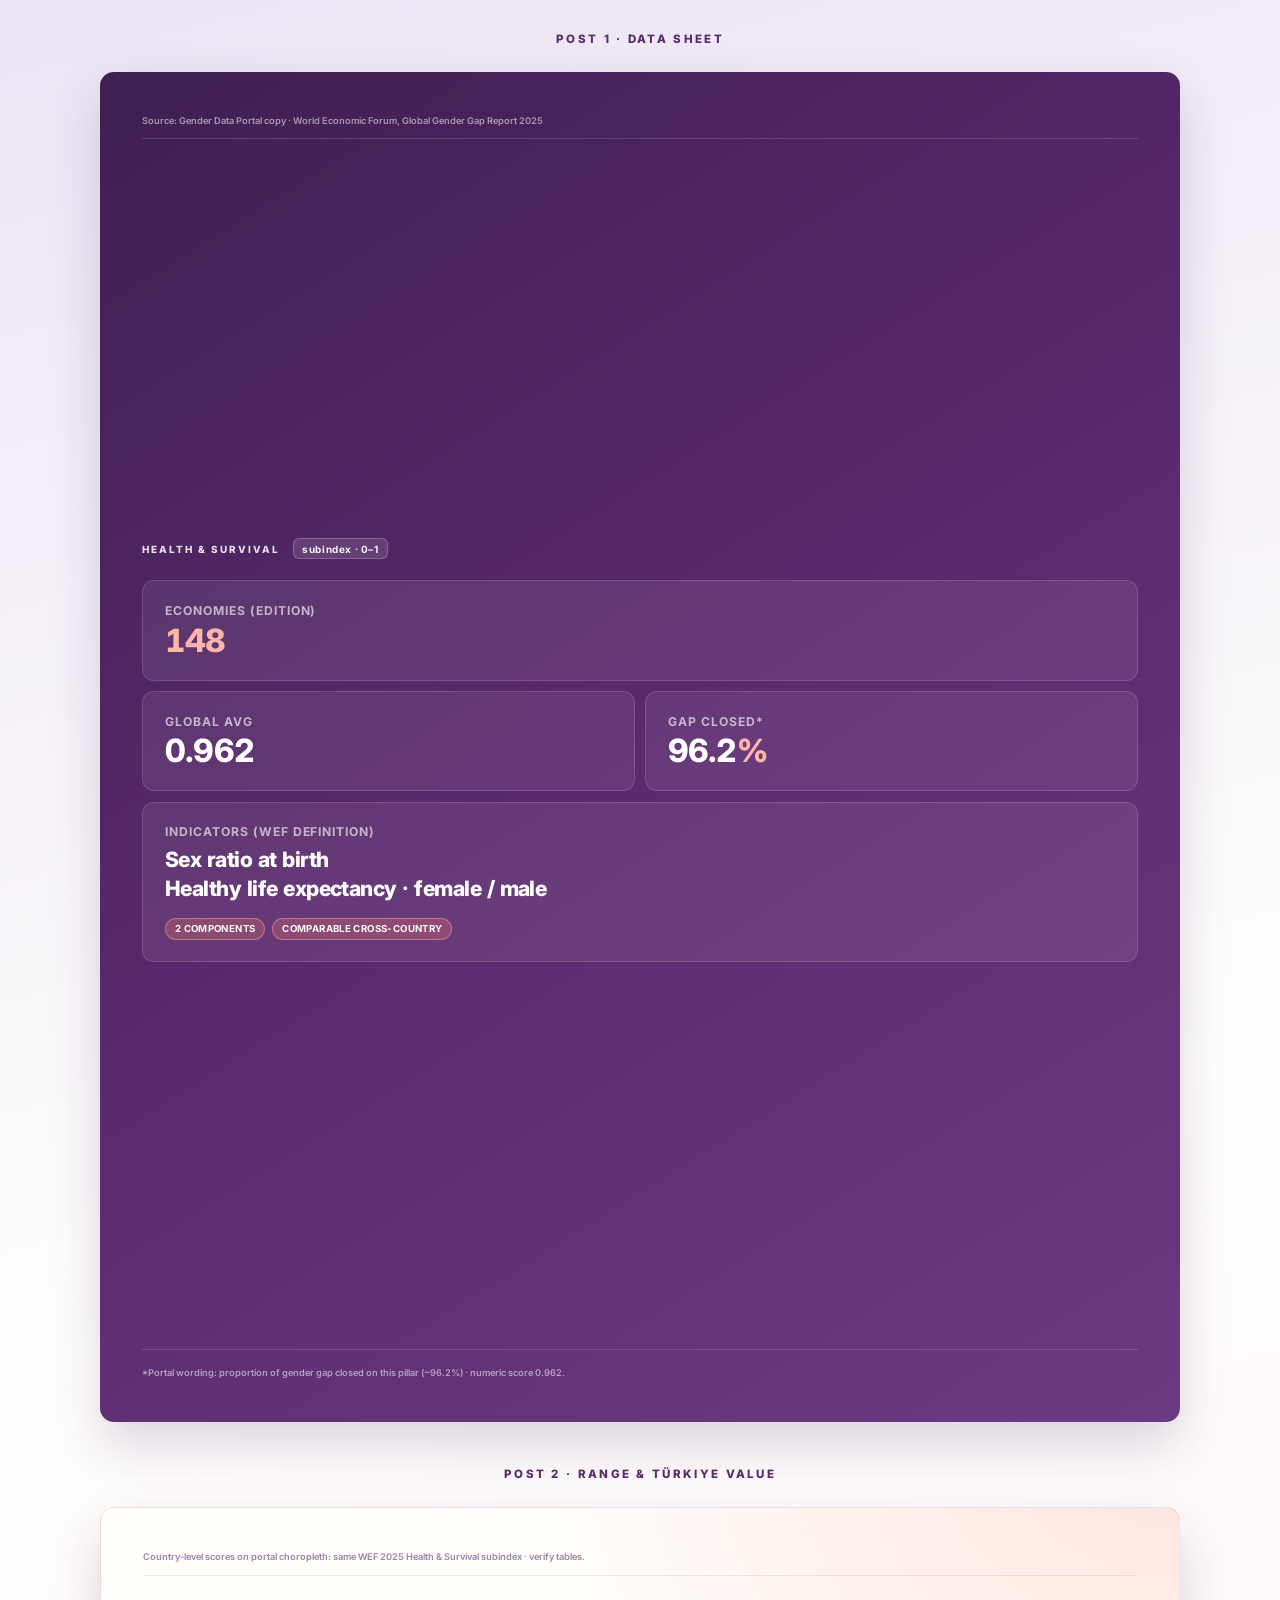
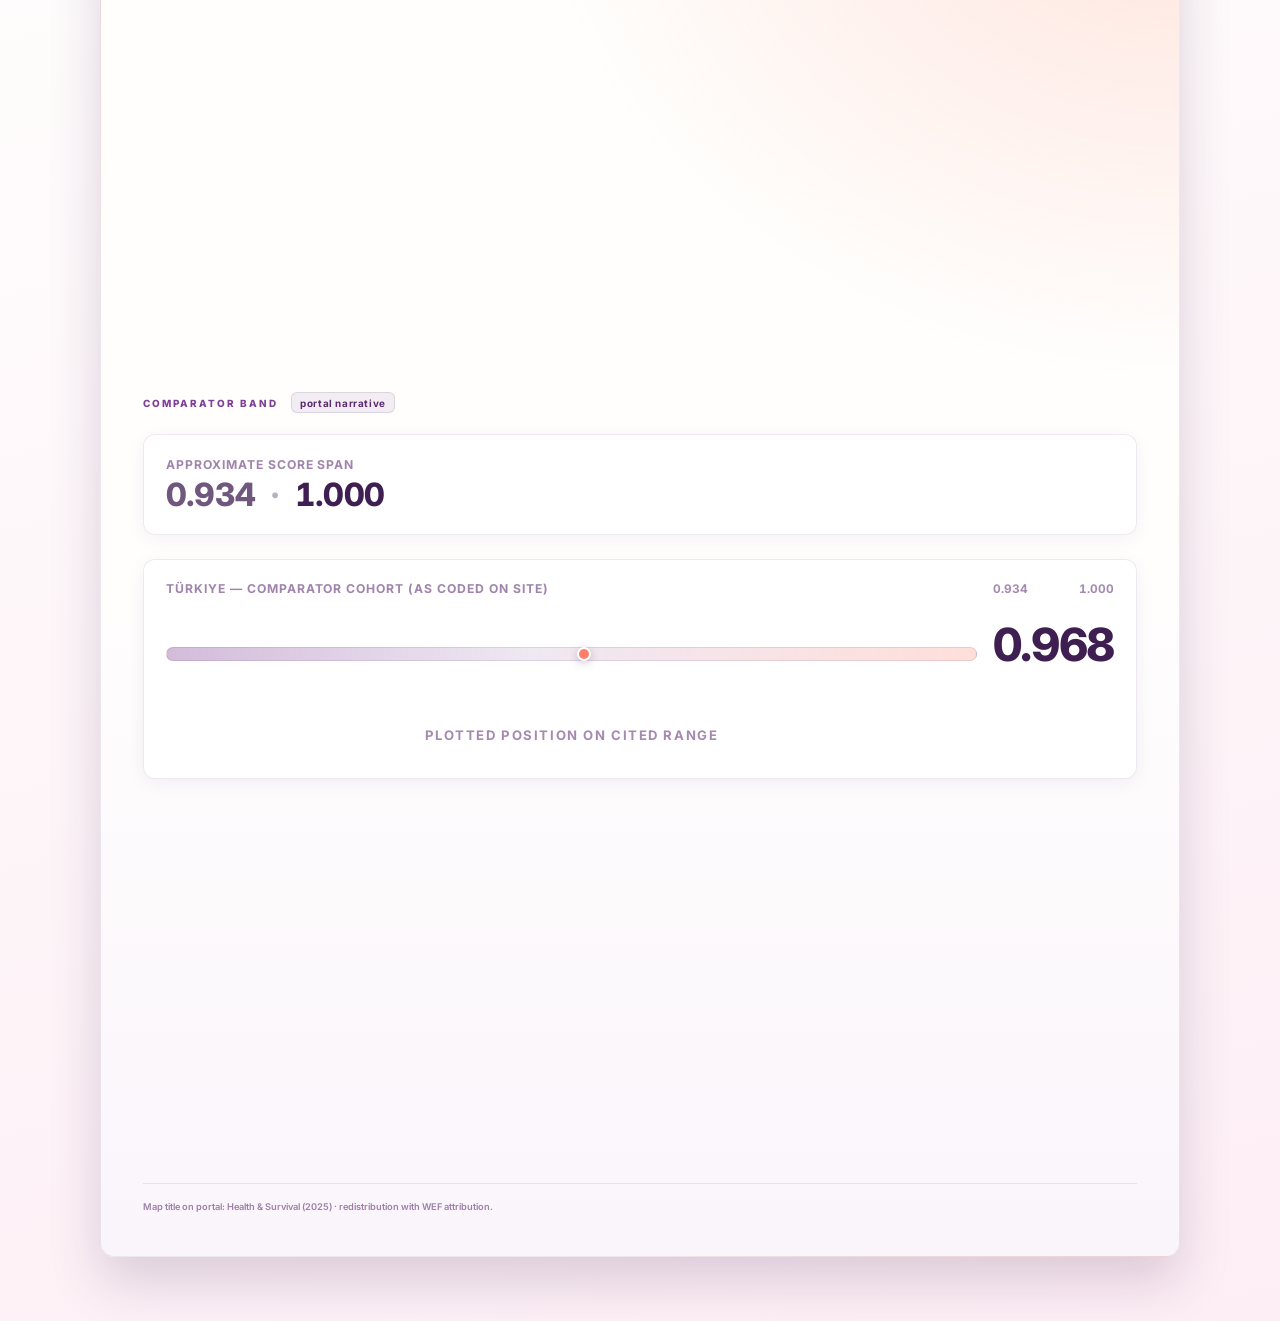
<file: assets/instagram-health-survival-posts-en.html>
<!DOCTYPE html>

<!--

  Health & Survival · TWO Instagram 4×5 graphics — data-focused, EqualData Türkiye palette.

  Screenshot each .hs-post at 1080×1350 (Chrome responsive).



  --- POST 1 caption (EN) ---

  WEF Global Gender Gap Report 2025 · Health & Survival subindex (0–1).

  Portal figures: 148 economies · global avg ~0.962 (~96.2%) · two indicators: sex ratio at birth + women/men healthy life expectancy.



  --- POST 2 caption ---

  Country scores cited on portal roughly span 0.934 → 1.000 · Türkiye (comparator set as coded) 0.968 — confirm against WEF country tables.



  #EqualDataCaption #genderdata #WEF2025

-->

<html lang="en">

  <head>

    <meta charset="UTF-8" />

    <meta name="viewport" content="width=device-width, initial-scale=1.0" />

    <title>Instagram 4×5 · Health &amp; Survival — data tiles (EN)</title>

    <link rel="preconnect" href="https://fonts.googleapis.com" />

    <link rel="preconnect" href="https://fonts.gstatic.com" crossorigin />

    <link

      href="https://fonts.googleapis.com/css2?family=Inter:wght@500;600;700;800&display=swap"

      rel="stylesheet"

    />

    <style>

      :root {

        --purple-deep: #3f1f52;

        --purple-mid: #5b2a6f;

        --purple-soft: #7e3f96;

        --accent: #ff7f6a;

        --accent-muted: rgba(255, 127, 106, 0.22);

        --text-dark: #111a2c;

        --surface: #fffefd;

      }

      * {

        box-sizing: border-box;

      }

      body {

        margin: 0;

        padding: 2rem 1rem 4rem;

        background: linear-gradient(165deg, #ebe4f3 0%, var(--surface) 42%, #fdeef5 100%);

        font-family: Inter, system-ui, sans-serif;

        color: var(--text-dark);

      }

      .lab {

        text-align: center;

        font-size: 0.72rem;

        font-weight: 800;

        letter-spacing: 0.2em;

        text-transform: uppercase;

        color: var(--purple-mid);

        margin: 2rem 0 0.75rem;

      }

      .lab:first-child {

        margin-top: 0;

      }

      .deck-wide {

        display: flex;

        flex-direction: column;

        align-items: center;

        gap: 0.85rem;

      }

      .hs-post {

        width: 1080px;

        max-width: 100%;

        aspect-ratio: 4 / 5;

        border-radius: 14px;

        overflow: hidden;

        box-shadow: 0 24px 52px rgba(63, 31, 82, 0.18);

        position: relative;

      }

      .in {

        position: absolute;

        inset: 0;

        padding: clamp(1.65rem, 3.4vw, 2.65rem);

        display: flex;

        flex-direction: column;

      }

      .cite {

        font-size: 0.58rem;

        font-weight: 600;

        line-height: 1.42;

        flex-shrink: 0;

      }

      .cite--top {

        padding-bottom: 0.7rem;

        margin-bottom: 0.65rem;

      }

      .cite--bottom {

        margin-top: auto;

        padding-top: 1rem;

      }

      /* Post 1 — deep */

      .hs-post--deep {

        background: linear-gradient(148deg, var(--purple-deep) 0%, var(--purple-mid) 52%, #6b3a82 100%);

        color: #fff;

      }

      .hs-post--deep .cite {

        color: rgba(255, 255, 255, 0.54);

      }

      .hs-post--deep .cite--top {

        border-bottom: 1px solid rgba(255, 255, 255, 0.14);

      }

      .hs-post--deep .cite--bottom {

        border-top: 1px solid rgba(255, 255, 255, 0.14);

      }

      /* Post 2 — light */

      .hs-post--light {

        background: radial-gradient(ellipse 120% 82% at 100% -6%, var(--accent-muted), transparent 50%),

          linear-gradient(180deg, #fffefb 0%, var(--surface) 48%, #faf5fb 100%);

        border: 1px solid rgba(91, 42, 111, 0.1);

      }

      .hs-post--light .cite {

        color: rgba(91, 42, 111, 0.58);

      }

      .hs-post--light .cite--top {

        border-bottom: 1px solid rgba(91, 42, 111, 0.1);

      }

      .hs-post--light .cite--bottom {

        border-top: 1px solid rgba(91, 42, 111, 0.11);

      }

      .mid {

        flex: 1;

        display: flex;

        flex-direction: column;

        justify-content: center;

        min-height: 0;

        gap: 1rem;

      }

      .pill-title {

        display: inline-block;

        font-size: 0.62rem;

        font-weight: 800;

        letter-spacing: 0.2em;

        text-transform: uppercase;

        color: rgba(255, 255, 255, 0.86);

      }

      .hs-post--light .pill-title {

        color: var(--purple-soft);

      }

      .kbd {

        display: inline-block;

        padding: 0.2rem 0.52rem;

        border-radius: 6px;

        font-size: 0.62rem;

        font-weight: 700;

        letter-spacing: 0.06em;

        background: rgba(255, 255, 255, 0.12);

        border: 1px solid rgba(255, 255, 255, 0.2);

        color: rgba(255, 255, 255, 0.95);

      }

      .hs-post--light .kbd {

        background: rgba(91, 42, 111, 0.08);

        border-color: rgba(91, 42, 111, 0.14);

        color: var(--purple-mid);

      }

      .data-grid {

        display: grid;

        gap: 0.65rem;

        margin-top: 0.35rem;

      }

      .tile {

        border-radius: 12px;

        padding: clamp(1rem, 2.8vw, 1.35rem) clamp(1.1rem, 2.5vw, 1.35rem);

        display: grid;

        grid-template-columns: 1fr auto;

        gap: 0.35rem 1rem;

        align-items: baseline;

      }

      .hs-post--deep .tile {

        background: rgba(255, 255, 255, 0.08);

        border: 1px solid rgba(255, 255, 255, 0.14);

      }

      .hs-post--light .tile {

        background: rgba(255, 255, 255, 0.92);

        border: 1px solid rgba(91, 42, 111, 0.1);

        box-shadow: 0 4px 18px rgba(63, 31, 82, 0.06);

      }

      .tile-label {

        font-size: clamp(0.68rem, 1.55vw, 0.76rem);

        font-weight: 700;

        letter-spacing: 0.08em;

        text-transform: uppercase;

        opacity: 0.88;

      }

      .hs-post--deep .tile-label {

        color: rgba(255, 255, 255, 0.72);

      }

      .hs-post--light .tile-label {

        color: rgba(91, 42, 111, 0.65);

      }

      .tile-value {

        grid-column: 1 / -1;

        font-size: clamp(1.55rem, 4vw, 2rem);

        font-weight: 800;

        letter-spacing: -0.025em;

        line-height: 1.08;

      }

      .hs-post--deep .tile-value {

        color: #fff;

      }

      .mono-num {

        font-variant-numeric: tabular-nums;

      }

      .accent-char {

        color: var(--accent);

      }

      .hs-post--deep .accent-char {

        color: #ffb5a8;

      }

      .tiles-row {

        display: grid;

        grid-template-columns: 1fr 1fr;

        gap: 0.65rem;

      }

      .tile--span {

        grid-column: 1 / -1;

      }

      .indicator-list {

        display: flex;

        flex-wrap: wrap;

        gap: 0.45rem;

        margin-top: 0.55rem;

      }

      .tag {

        font-size: 0.605rem;

        font-weight: 700;

        padding: 0.28rem 0.55rem;

        border-radius: 999px;

        letter-spacing: 0.04em;

        text-transform: uppercase;

      }

      .hs-post--deep .tag {

        background: rgba(255, 127, 106, 0.25);

        border: 1px solid rgba(255, 171, 143, 0.45);

        color: rgba(255, 250, 248, 0.98);

      }

      .hs-post--light .tag {

        background: rgba(126, 63, 150, 0.1);

        border: 1px solid rgba(126, 63, 150, 0.22);

        color: var(--purple-mid);

      }

      /* Range ruler — post 2 */

      .ruler-wrap {

        margin-top: 0.85rem;

      }

      .ruler-label-row {

        display: flex;

        justify-content: space-between;

        font-size: clamp(0.68rem, 1.55vw, 0.74rem);

        font-weight: 700;

        color: rgba(91, 42, 111, 0.55);

        margin-bottom: 0.42rem;

        font-variant-numeric: tabular-nums;

      }

      .track {

        height: 14px;

        border-radius: 999px;

        background: linear-gradient(

          90deg,

          rgba(126, 63, 150, 0.35) 0%,

          rgba(126, 63, 150, 0.12) 45%,

          rgba(255, 127, 106, 0.25) 100%

        );

        border: 1px solid rgba(91, 42, 111, 0.12);

        position: relative;

      }

      .marker {

        position: absolute;

        top: 50%;

        transform: translate(-50%, -50%);

        /* (0.968 - 0.934) / (1 - 0.934) */

        left: calc(100% * 34 / 66);

        width: 14px;

        height: 14px;

        border-radius: 50%;

        background: var(--accent);

        border: 2px solid #fff;

        box-shadow: 0 2px 8px rgba(63, 31, 82, 0.25);

      }

      .marker-cap {

        text-align: center;

        margin-top: 0.55rem;

        font-size: clamp(1.95rem, 5vw, 2.85rem);

        font-weight: 800;

        letter-spacing: -0.03em;

        font-variant-numeric: tabular-nums;

        color: var(--purple-deep);

      }

      .marker-sub {

        text-align: center;

        font-size: clamp(0.72rem, 1.5vw, 0.82rem);

        font-weight: 700;

        text-transform: uppercase;

        letter-spacing: 0.12em;

        color: rgba(91, 42, 111, 0.55);

        margin-top: 0.2rem;

      }

    </style>

  </head>

  <body>

    <div class="deck-wide">

      <p class="lab">Post 1 · Data sheet</p>

      <article class="hs-post hs-post--deep" aria-label="Health and survival data">

        <div class="in">

          <header class="cite cite--top">

            Source: Gender Data Portal copy · World Economic Forum, Global Gender Gap Report 2025

          </header>

          <div class="mid">

            <div>

              <span class="pill-title">Health &amp; survival</span>

              <span class="kbd" style="margin-left: 0.55rem">subindex · 0–1</span>

            </div>

            <div class="data-grid">

              <div class="tile">

                <span class="tile-label">Economies (edition)</span>

                <span class="tile-value mono-num"><span class="accent-char">148</span></span>

              </div>

              <div class="tiles-row">

                <div class="tile">

                  <span class="tile-label">Global avg</span>

                  <span class="tile-value mono-num">0.962</span>

                </div>

                <div class="tile">

                  <span class="tile-label">Gap closed*</span>

                  <span class="tile-value mono-num">96.2<span class="accent-char">%</span></span>

                </div>

              </div>

              <div class="tile tile--span">

                <span class="tile-label">Indicators (WEF definition)</span>

                <span class="tile-value mono-num" style="font-size: clamp(1.05rem, 2.35vw, 1.32rem); line-height: 1.38"

                  >Sex ratio at birth<br />Healthy life expectancy · female / male</span

                >

                <div class="indicator-list">

                  <span class="tag">2 components</span>

                  <span class="tag">Comparable cross-country</span>

                </div>

              </div>

            </div>

          </div>

          <footer class="cite cite--bottom">

            *Portal wording: proportion of gender gap closed on this pillar (~96.2%) · numeric score 0.962.

          </footer>

        </div>

      </article>



      <p class="lab">Post 2 · Range &amp; Türkiye value</p>

      <article class="hs-post hs-post--light" aria-label="Health comparator range">

        <div class="in">

          <header class="cite cite--top">

            Country-level scores on portal choropleth: same WEF 2025 Health &amp; Survival subindex · verify tables.

          </header>

          <div class="mid">

            <div>

              <span class="pill-title">Comparator band</span>

              <span class="kbd" style="margin-left: 0.55rem">portal narrative</span>

            </div>

            <div class="data-grid">

              <div class="tile">

                <span class="tile-label">Approximate score span</span>

                <span class="tile-value mono-num" style="color: var(--purple-deep)">

                  <span style="opacity: 0.75">0.934</span>

                  <span style="opacity: 0.35">&nbsp;·&nbsp;</span>

                  <span>1.000</span>

                </span>

              </div>

              <div class="tile tile--span ruler-wrap">

                <span class="tile-label">Türkiye — comparator cohort (as coded on site)</span>

                <div class="ruler-label-row">

                  <span>0.934</span>

                  <span>1.000</span>

                </div>

                <div class="track" role="presentation" aria-hidden="true"><span class="marker"></span></div>

                <p class="marker-cap mono-num">0.968</p>

                <p class="marker-sub">Plotted position on cited range</p>

              </div>

            </div>

          </div>

          <footer class="cite cite--bottom">

            Map title on portal: Health &amp; Survival (2025) · redistribution with WEF attribution.

          </footer>

        </div>

      </article>

    </div>

  </body>

</html>
</file>
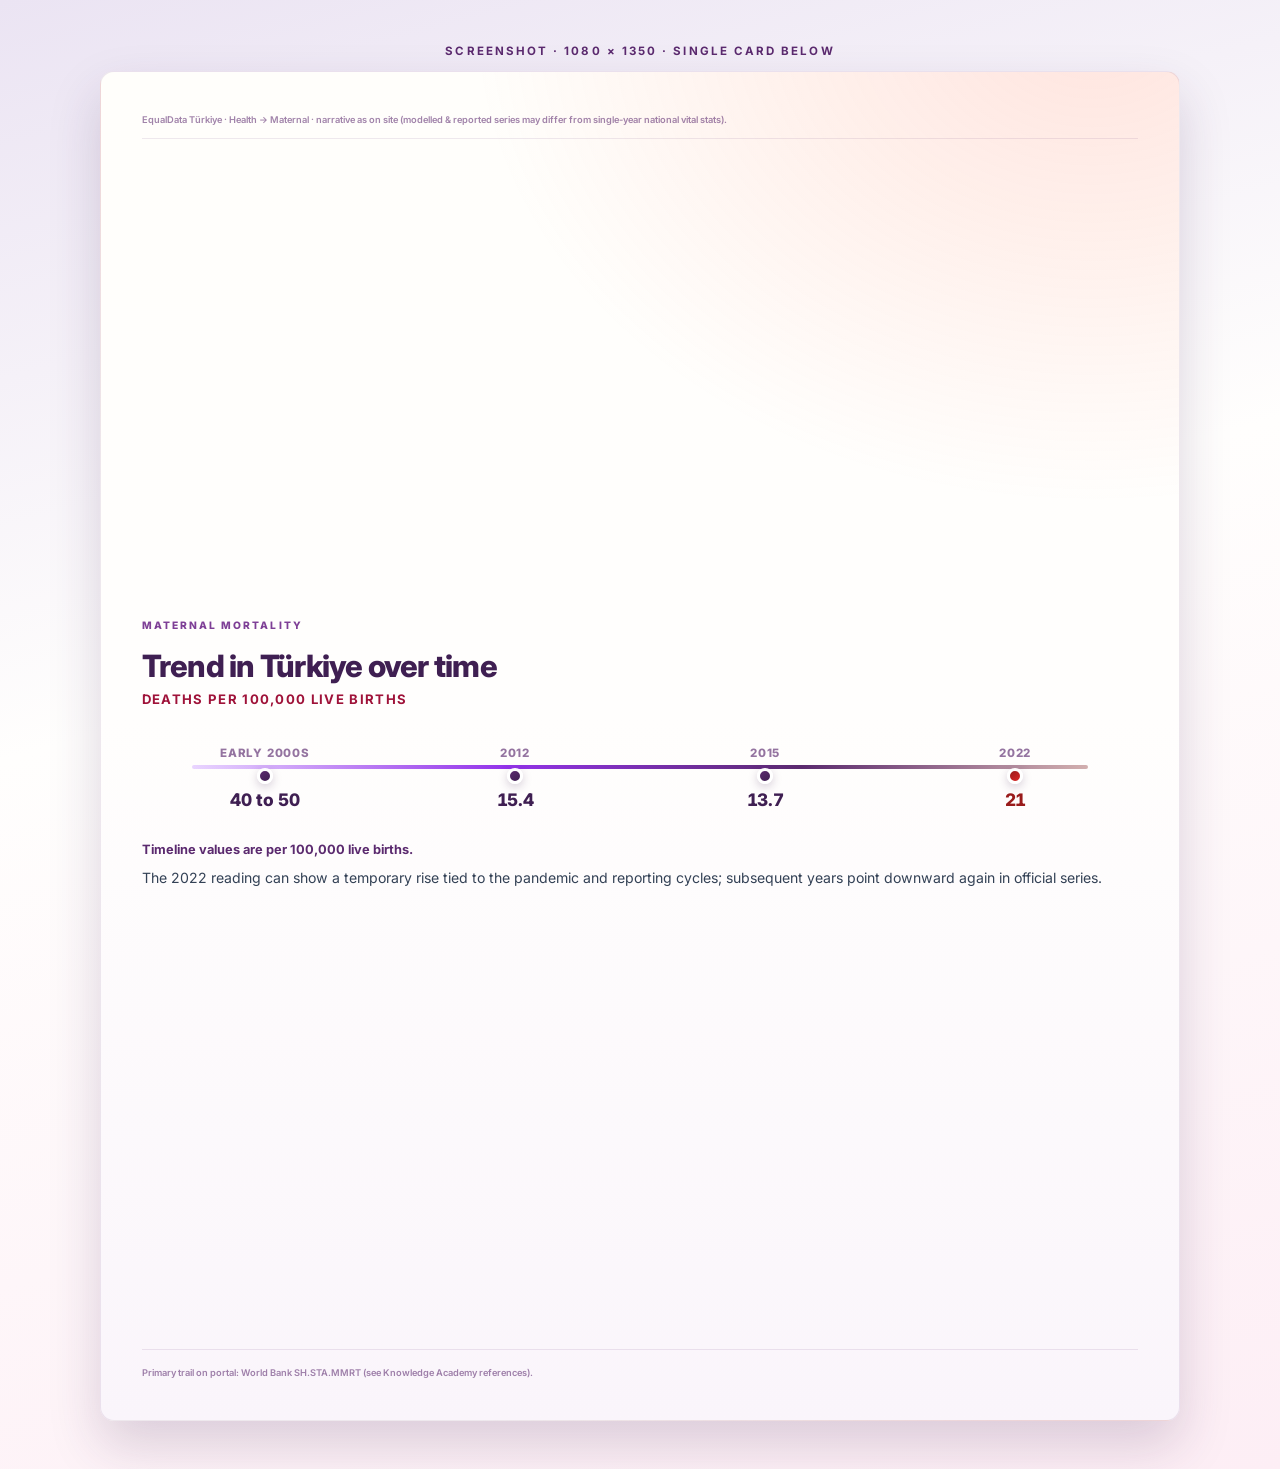
<file: assets/instagram-maternal-mmrt-trend-tr-en.html>
<!DOCTYPE html>
<!--
  Maternal mortality — Instagram 4×5 (1080 × 1350 export).
  Content matches index.html § after "Trend in Türkiye over time" (#detail-health-maternal).

  --- Caption (EN) ---
  Türkiye · maternal mortality trend (modelled/reported series, per 100,000 live births).
  Portal snapshot: Early 2000s ~40–50 → 15.4 (2012) → 13.7 (2015) → 21 (2022).
  2022 can reflect temporary pandemic + reporting-cycle effects · check sources in site footer.

  EXPORT: Responsive 1080×1350 · screenshot article.ig-mmrt-post only.

  PNG name suggestion: ig-maternal-mmrt-trend-tr-4x5-en.png
-->
<html lang="en">
  <head>
    <meta charset="UTF-8" />
    <meta name="viewport" content="width=device-width, initial-scale=1.0" />
    <title>Instagram 4×5 · Maternal mortality trend · Türkiye (portal copy)</title>
    <link rel="preconnect" href="https://fonts.googleapis.com" />
    <link rel="preconnect" href="https://fonts.gstatic.com" crossorigin />
    <link
      href="https://fonts.googleapis.com/css2?family=Inter:wght@500;600;700;800&display=swap"
      rel="stylesheet"
    />
    <style>
      :root {
        --purple-deep: #3f1f52;
        --purple-mid: #5b2a6f;
        --purple-soft: #7e3f96;
        --accent: #ff7f6a;
        --accent-soft: rgba(255, 127, 106, 0.2);
        --text-dark: #111a2c;
        --surface: #fffefd;
      }
      * {
        box-sizing: border-box;
      }
      body {
        margin: 0;
        padding: 2rem 1rem 3rem;
        background: linear-gradient(165deg, #ebe4f3 0%, var(--surface) 42%, #fdeef5 100%);
        font-family: Inter, system-ui, sans-serif;
        color: var(--text-dark);
      }
      .export-hint {
        text-align: center;
        font-size: 0.72rem;
        font-weight: 700;
        letter-spacing: 0.18em;
        text-transform: uppercase;
        color: var(--purple-mid);
        margin-bottom: 0.85rem;
      }
      .ig-mmrt-post {
        width: 1080px;
        max-width: 100%;
        aspect-ratio: 4 / 5;
        margin: 0 auto;
        border-radius: 14px;
        overflow: hidden;
        box-shadow: 0 24px 52px rgba(63, 31, 82, 0.18);
        position: relative;
        background: radial-gradient(ellipse 120% 75% at 92% -4%, var(--accent-soft), transparent 48%),
          linear-gradient(180deg, #fffefb 0%, var(--surface) 48%, #faf5fb 100%);
        border: 1px solid rgba(91, 42, 111, 0.1);
      }
      .in {
        position: absolute;
        inset: 0;
        padding: clamp(1.6rem, 3.2vw, 2.55rem);
        display: flex;
        flex-direction: column;
      }
      .cite {
        font-size: 0.58rem;
        font-weight: 600;
        line-height: 1.42;
        color: rgba(91, 42, 111, 0.58);
        padding-bottom: 0.72rem;
        margin-bottom: 0.62rem;
        border-bottom: 1px solid rgba(91, 42, 111, 0.1);
        flex-shrink: 0;
      }
      .cite--bottom {
        margin-top: auto;
        padding-top: 1rem;
        padding-bottom: 0;
        margin-bottom: 0;
        border-bottom: none;
        border-top: 1px solid rgba(91, 42, 111, 0.11);
      }
      .mid {
        flex: 1;
        display: flex;
        flex-direction: column;
        justify-content: center;
        min-height: 0;
      }
      .eyebrow {
        font-size: 0.64rem;
        font-weight: 800;
        letter-spacing: 0.2em;
        text-transform: uppercase;
        color: var(--purple-soft);
      }
      h2 {
        margin: 0.45rem 0 0;
        font-size: clamp(1.35rem, 3.25vw, 1.92rem);
        font-weight: 800;
        letter-spacing: -0.025em;
        line-height: 1.1;
        color: var(--purple-deep);
      }
      .metric-hint {
        margin: 0.55rem 0 1.05rem;
        font-size: clamp(0.72rem, 1.65vw, 0.82rem);
        font-weight: 700;
        text-transform: uppercase;
        letter-spacing: 0.1em;
        color: #9f1239;
      }
      .timeline {
        position: relative;
        margin: 0.85rem 0 0.75rem;
        padding: 0.5rem 0 0.85rem;
        display: flex;
        justify-content: space-between;
        gap: 0.25rem;
      }
      .timeline::before {
        content: "";
        position: absolute;
        left: 5%;
        right: 5%;
        top: 1.72rem;
        height: 4px;
        border-radius: 999px;
        background: linear-gradient(90deg, #e9d5ff, #9333ea 35%, var(--purple-mid) 68%, rgba(127, 29, 29, 0.35));
        z-index: 0;
      }
      .pt {
        position: relative;
        z-index: 1;
        flex: 1;
        min-width: 0;
        display: flex;
        flex-direction: column;
        align-items: center;
        text-align: center;
      }
      .pt-year {
        font-size: clamp(0.6rem, 1.38vw, 0.72rem);
        font-weight: 800;
        letter-spacing: 0.07em;
        text-transform: uppercase;
        color: rgba(91, 42, 111, 0.65);
      }
      .pt-node {
        width: 16px;
        height: 16px;
        border-radius: 50%;
        margin: 0.5rem 0 0.4rem;
        background: linear-gradient(145deg, var(--purple-mid), var(--purple-deep));
        border: 3px solid #fff;
        box-shadow: 0 3px 10px rgba(63, 31, 82, 0.22);
      }
      .pt:last-child .pt-node {
        background: linear-gradient(145deg, #991b1b, #dc2626);
      }
      .pt-val {
        margin: 0;
        font-size: clamp(0.92rem, 2.05vw, 1.08rem);
        font-weight: 800;
        font-variant-numeric: tabular-nums;
        letter-spacing: -0.02em;
        color: var(--purple-deep);
        line-height: 1.2;
      }
      .pt:last-child .pt-val {
        color: #991b1b;
      }
      .unit {
        margin: 0.35rem 0 0.65rem;
        font-size: clamp(0.72rem, 1.55vw, 0.8rem);
        font-weight: 700;
        color: var(--purple-mid);
      }
      .note {
        margin: 0;
        font-size: clamp(0.76rem, 1.65vw, 0.88rem);
        line-height: 1.52;
        color: #334155;
      }
    </style>
  </head>
  <body>
    <p class="export-hint">Screenshot · 1080 × 1350 · single card below</p>
    <article class="ig-mmrt-post" aria-label="Maternal mortality trend Türkiye">
      <div class="in">
        <header class="cite">
          EqualData Türkiye · Health → Maternal · narrative as on site (modelled &amp; reported series may differ
          from single-year national vital stats).
        </header>
        <div class="mid">
          <p class="eyebrow">Maternal mortality</p>
          <h2>Trend in Türkiye over time</h2>
          <p class="metric-hint">Deaths per 100,000 live births</p>
          <div class="timeline" role="group" aria-label="Maternal mortality trend by period">
            <div class="pt">
              <span class="pt-year">Early 2000s</span>
              <span class="pt-node" aria-hidden="true"></span>
              <p class="pt-val">40 to 50</p>
            </div>
            <div class="pt">
              <span class="pt-year">2012</span>
              <span class="pt-node" aria-hidden="true"></span>
              <p class="pt-val">15.4</p>
            </div>
            <div class="pt">
              <span class="pt-year">2015</span>
              <span class="pt-node" aria-hidden="true"></span>
              <p class="pt-val">13.7</p>
            </div>
            <div class="pt">
              <span class="pt-year">2022</span>
              <span class="pt-node" aria-hidden="true"></span>
              <p class="pt-val">21</p>
            </div>
          </div>
          <p class="unit">Timeline values are per 100,000 live births.</p>
          <p class="note">
            The 2022 reading can show a temporary rise tied to the pandemic and reporting cycles; subsequent years
            point downward again in official series.
          </p>
        </div>
        <footer class="cite cite--bottom">
          Primary trail on portal: World Bank SH.STA.MMRT (see Knowledge Academy references).
        </footer>
      </div>
    </article>
  </body>
</html>
</file>
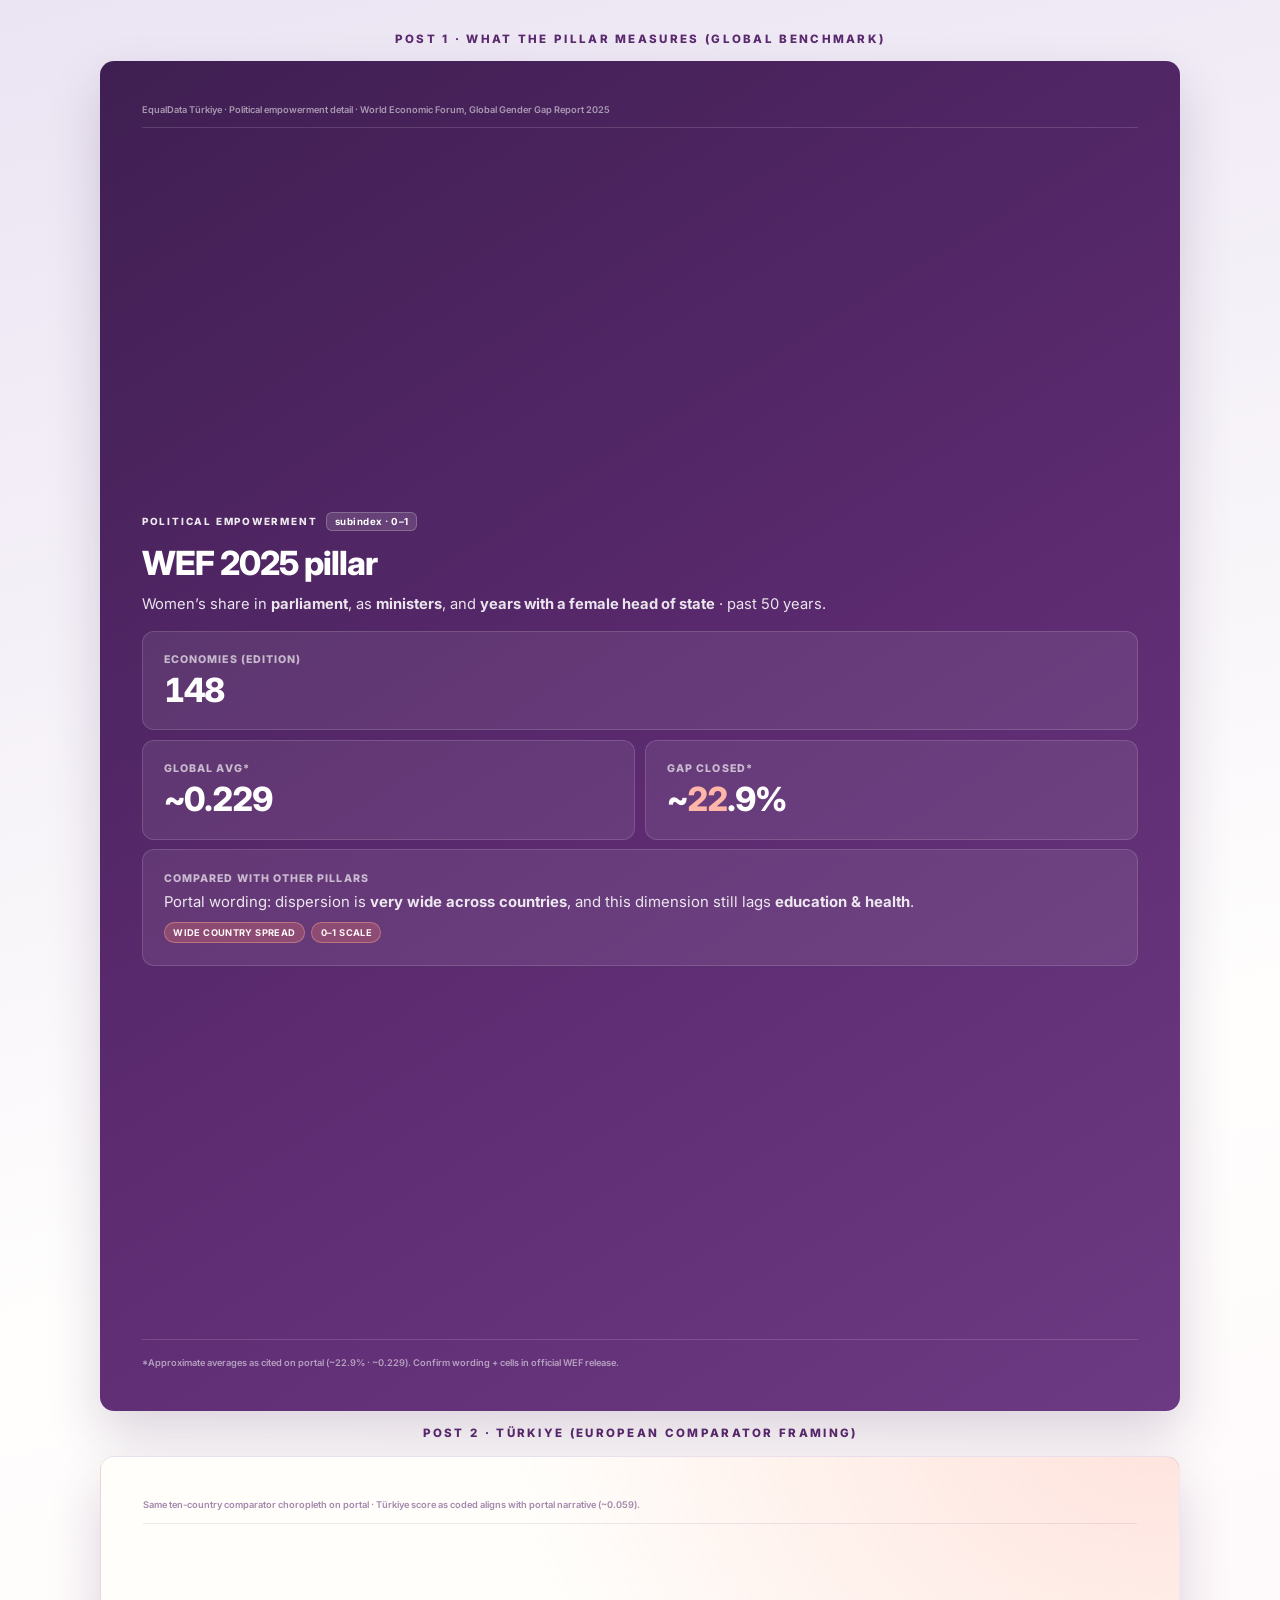
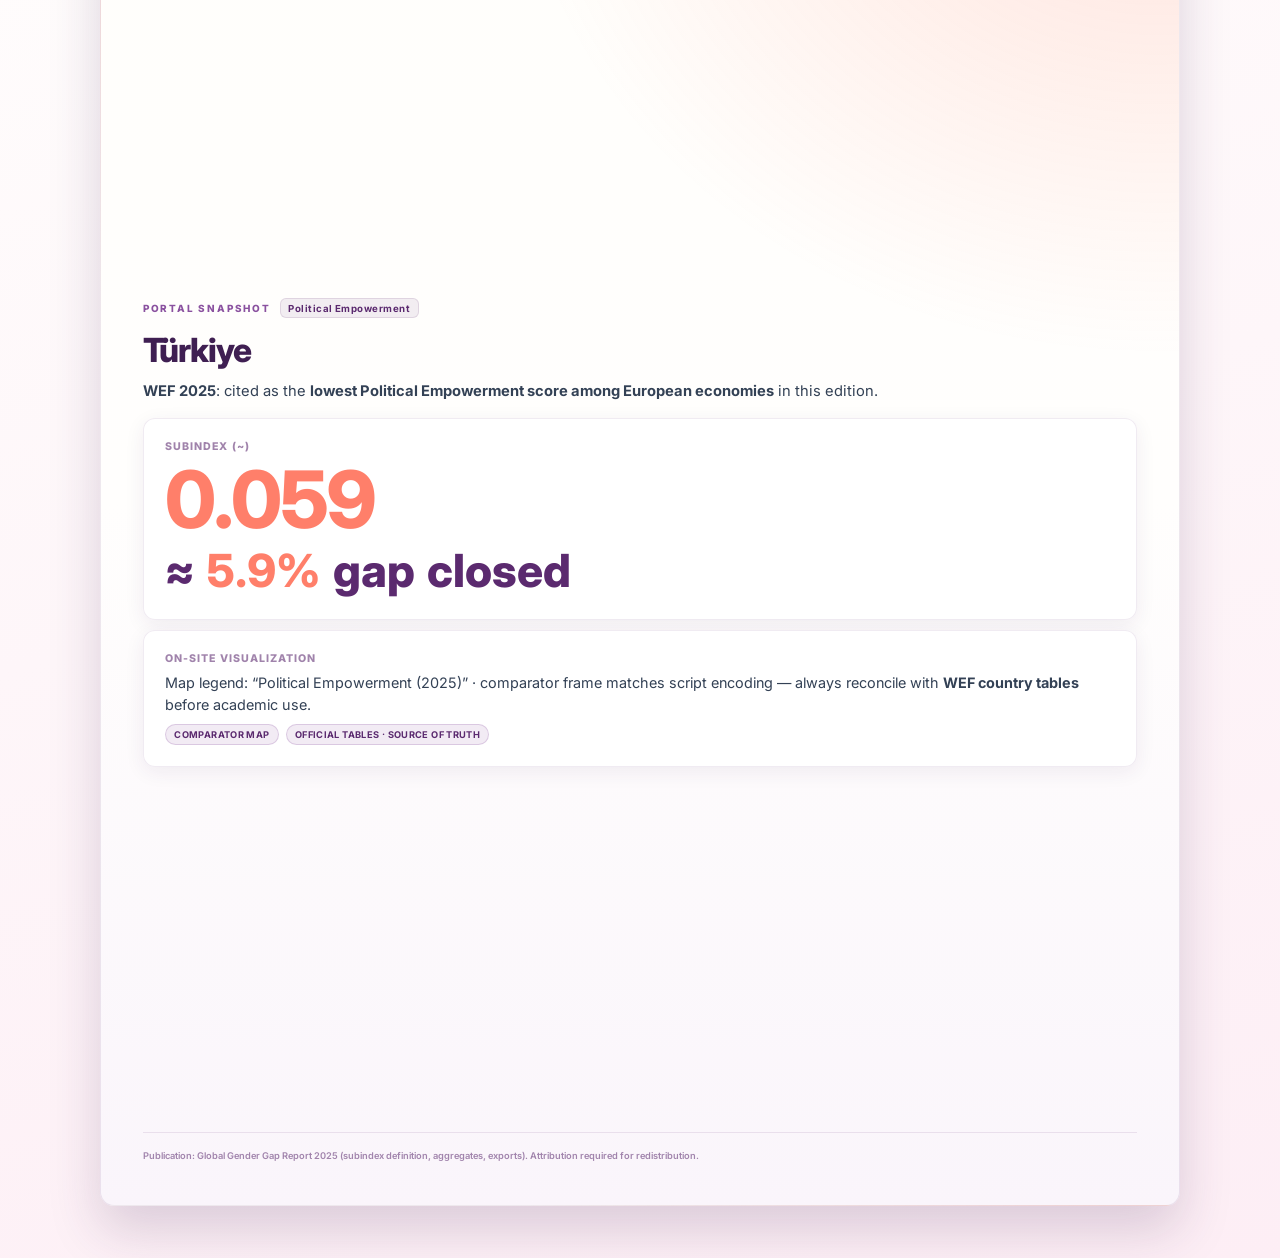
<file: assets/instagram-political-empowerment-posts-en.html>
<!DOCTYPE html>
<!--
  Political Empowerment · TWO Instagram 4×5 cards (screenshot each at 1080×1350).
  Copy aligns with Gender Data Portal #pol-detail-card + script.js pol choropleth.

  --- Caption 1 (EN) ---
  WEF Global Gender Gap Report 2025 · Political Empowerment subindex (0–1).
  Measures: women in parliament, ministerial portfolios, female head-of-state years (past 50 yrs).
  148 economies · global ~22.9% of political gap closed · subindex ~0.229.

  --- Caption 2 (EN) ---
  Türkiye in WEF edition: cited lowest Political Empowerment among European comparator economies ~
  ~5.9% gap closed (~0.059 subindex). On-site choropleth: same 10-country comparator frame — verify exact cells in official country tables.

  EXPORT: Responsive 1080×1350 → snapshot each article.pe-post · no body chrome.

  Suggested PNGs: ig-pol-empowerment-post-1-4x5-en.png · ig-pol-empowerment-post-2-4x5-en.png
-->
<html lang="en">
  <head>
    <meta charset="UTF-8" />
    <meta name="viewport" content="width=device-width, initial-scale=1.0" />
    <title>Instagram 4×5 · Political Empowerment (2 posts EN)</title>
    <link rel="preconnect" href="https://fonts.googleapis.com" />
    <link rel="preconnect" href="https://fonts.gstatic.com" crossorigin />
    <link
      href="https://fonts.googleapis.com/css2?family=Inter:wght@500;600;700;800&display=swap"
      rel="stylesheet"
    />
    <style>
      :root {
        --purple-deep: #3f1f52;
        --purple-mid: #5b2a6f;
        --purple-soft: #7e3f96;
        --accent: #ff7f6a;
        --accent-soft: rgba(255, 127, 106, 0.22);
        --text-dark: #111a2c;
        --surface: #fffefd;
      }
      * {
        box-sizing: border-box;
      }
      body {
        margin: 0;
        padding: 2rem 1rem 3.25rem;
        background: linear-gradient(165deg, #ebe4f3 0%, var(--surface) 42%, #fdeef5 100%);
        font-family: Inter, system-ui, sans-serif;
        color: var(--text-dark);
      }
      .deck {
        display: flex;
        flex-direction: column;
        align-items: center;
        gap: 0.95rem;
      }
      .lab {
        font-size: 0.72rem;
        font-weight: 800;
        letter-spacing: 0.2em;
        text-transform: uppercase;
        color: var(--purple-mid);
        margin: 0;
      }
      .pe-post {
        width: 1080px;
        max-width: 100%;
        aspect-ratio: 4 / 5;
        border-radius: 14px;
        overflow: hidden;
        box-shadow: 0 24px 52px rgba(63, 31, 82, 0.18);
        position: relative;
      }
      .in {
        position: absolute;
        inset: 0;
        padding: clamp(1.62rem, 3.35vw, 2.62rem);
        display: flex;
        flex-direction: column;
      }
      .cite {
        font-size: 0.58rem;
        font-weight: 600;
        line-height: 1.42;
        flex-shrink: 0;
      }
      .cite-top {
        padding-bottom: 0.7rem;
        margin-bottom: 0.6rem;
        border-bottom-width: 1px;
        border-bottom-style: solid;
      }
      .cite-bot {
        margin-top: auto;
        padding-top: 1rem;
        border-top-width: 1px;
        border-top-style: solid;
      }
      .pe-post--deep {
        background: linear-gradient(148deg, var(--purple-deep) 0%, var(--purple-mid) 52%, #6b3a82 100%);
        color: #fff;
      }
      .pe-post--deep .cite {
        color: rgba(255, 255, 255, 0.54);
      }
      .pe-post--deep .cite-top {
        border-bottom-color: rgba(255, 255, 255, 0.14);
      }
      .pe-post--deep .cite-bot {
        border-top-color: rgba(255, 255, 255, 0.14);
      }
      .pe-post--light {
        background: radial-gradient(ellipse 120% 82% at 98% -4%, var(--accent-soft), transparent 50%),
          linear-gradient(180deg, #fffefb 0%, var(--surface) 48%, #faf5fb 100%);
        border: 1px solid rgba(91, 42, 111, 0.1);
      }
      .pe-post--light .cite {
        color: rgba(91, 42, 111, 0.56);
      }
      .pe-post--light .cite-top {
        border-bottom-color: rgba(91, 42, 111, 0.1);
      }
      .pe-post--light .cite-bot {
        border-top-color: rgba(91, 42, 111, 0.11);
      }
      .mid {
        flex: 1;
        display: flex;
        flex-direction: column;
        justify-content: center;
        min-height: 0;
        gap: 0.78rem;
      }
      .row-title {
        display: flex;
        flex-wrap: wrap;
        align-items: baseline;
        gap: 0.55rem;
      }
      .pill {
        font-size: 0.62rem;
        font-weight: 800;
        letter-spacing: 0.18em;
        text-transform: uppercase;
        opacity: 0.9;
      }
      .kbd {
        display: inline-block;
        padding: 0.2rem 0.48rem;
        border-radius: 6px;
        font-size: 0.605rem;
        font-weight: 700;
        letter-spacing: 0.05em;
      }
      .pe-post--deep .kbd {
        background: rgba(255, 255, 255, 0.13);
        border: 1px solid rgba(255, 255, 255, 0.22);
      }
      .pe-post--light .kbd {
        background: rgba(91, 42, 111, 0.08);
        border: 1px solid rgba(91, 42, 111, 0.13);
        color: var(--purple-mid);
      }
      h2.stack {
        margin: 0.15rem 0 0;
        font-size: clamp(1.45rem, 3.55vw, 2.08rem);
        font-weight: 800;
        letter-spacing: -0.03em;
        line-height: 1.05;
      }
      .pe-post--deep h2.stack {
        color: #fff;
      }
      .pe-post--light h2.stack {
        color: var(--purple-deep);
      }
      .muted-line {
        margin: 0;
        font-size: clamp(0.78rem, 1.68vw, 0.92rem);
        line-height: 1.52;
      }
      .pe-post--deep .muted-line {
        color: rgba(255, 255, 255, 0.88);
      }
      .pe-post--light .muted-line {
        color: #334155;
      }
      .data-grid {
        display: grid;
        gap: 0.62rem;
        margin-top: 0.2rem;
      }
      .tile {
        border-radius: 12px;
        padding: clamp(0.92rem, 2.4vw, 1.32rem);
      }
      .pe-post--deep .tile {
        background: rgba(255, 255, 255, 0.08);
        border: 1px solid rgba(255, 255, 255, 0.14);
      }
      .pe-post--light .tile {
        background: rgba(255, 255, 255, 0.93);
        border: 1px solid rgba(91, 42, 111, 0.09);
        box-shadow: 0 5px 20px rgba(63, 31, 82, 0.07);
      }
      .t-lbl {
        display: block;
        font-size: 0.665rem;
        font-weight: 800;
        letter-spacing: 0.1em;
        text-transform: uppercase;
        margin-bottom: 0.42rem;
      }
      .pe-post--deep .t-lbl {
        color: rgba(255, 255, 255, 0.66);
      }
      .pe-post--light .t-lbl {
        color: rgba(91, 42, 111, 0.58);
      }
      .t-val {
        font-size: clamp(1.5rem, 3.95vw, 2.08rem);
        font-weight: 800;
        font-variant-numeric: tabular-nums;
        letter-spacing: -0.03em;
        line-height: 1.06;
      }
      .tiles-2 {
        display: grid;
        grid-template-columns: 1fr 1fr;
        gap: 0.62rem;
      }
      .pe-post--deep .t-val {
        color: #fff;
      }
      .accent {
        color: #ffb5a8;
      }
      .pe-post--light .accent {
        color: var(--accent);
      }
      .mono {
        font-variant-numeric: tabular-nums;
      }
      .tags {
        display: flex;
        flex-wrap: wrap;
        gap: 0.42rem;
        margin-top: 0.52rem;
      }
      .tag {
        font-size: 0.58rem;
        font-weight: 700;
        padding: 0.26rem 0.52rem;
        border-radius: 999px;
        letter-spacing: 0.04em;
        text-transform: uppercase;
      }
      .pe-post--deep .tag {
        background: rgba(255, 127, 106, 0.26);
        border: 1px solid rgba(255, 171, 143, 0.42);
        color: rgba(255, 250, 248, 0.98);
      }
      .pe-post--light .tag {
        background: rgba(126, 63, 150, 0.1);
        border: 1px solid rgba(126, 63, 150, 0.2);
        color: var(--purple-mid);
      }
      .mega {
        margin: 0;
        font-size: clamp(3.05rem, 8.5vw, 4.95rem);
        font-weight: 800;
        font-variant-numeric: tabular-nums;
        letter-spacing: -0.04em;
        line-height: 1;
        color: var(--purple-deep);
      }
      .pct {
        margin: 0.25rem 0 0;
        font-size: clamp(2rem, 5.2vw, 2.85rem);
        font-weight: 800;
        color: var(--purple-mid);
        font-variant-numeric: tabular-nums;
      }
    </style>
  </head>
  <body>
    <div class="deck">
      <p class="lab">Post 1 · What the pillar measures (global benchmark)</p>
      <article class="pe-post pe-post--deep" aria-label="Political empowerment definition">
        <div class="in">
          <header class="cite cite-top">
            EqualData Türkiye · Political empowerment detail · World Economic Forum, Global Gender Gap Report 2025
          </header>
          <div class="mid">
            <div class="row-title">
              <span class="pill">Political Empowerment</span>
              <span class="kbd">subindex · 0–1</span>
            </div>
            <h2 class="stack">WEF 2025 pillar</h2>
            <p class="muted-line">
              Women’s share in <strong style="opacity: 1">parliament</strong>, as
              <strong>ministers</strong>, and <strong>years with a female head of state</strong> · past 50 years.
            </p>
            <div class="data-grid">
              <div class="tile">
                <span class="t-lbl">Economies (edition)</span>
                <div class="t-val mono">148</div>
              </div>
              <div class="tiles-2">
                <div class="tile">
                  <span class="t-lbl">Global avg*</span>
                  <div class="t-val mono">~0.229</div>
                </div>
                <div class="tile">
                  <span class="t-lbl">Gap closed*</span>
                  <div class="t-val mono">~<span class="accent">22</span>.9%</div>
                </div>
              </div>
              <div class="tile">
                <span class="t-lbl">Compared with other pillars</span>
                <p class="muted-line" style="font-size: 0.93rem">
                  Portal wording: dispersion is <strong style="opacity: 1">very wide across countries</strong>, and this
                  dimension still lags <strong>education &amp; health</strong>.
                </p>
                <div class="tags">
                  <span class="tag">Wide country spread</span>
                  <span class="tag">0–1 scale</span>
                </div>
              </div>
            </div>
          </div>
          <footer class="cite cite-bot">
            *Approximate averages as cited on portal (~22.9% · ~0.229). Confirm wording + cells in official WEF release.
          </footer>
        </div>
      </article>

      <p class="lab">Post 2 · Türkiye (European comparator framing)</p>
      <article class="pe-post pe-post--light" aria-label="Türkiye political empowerment">
        <div class="in">
          <header class="cite cite-top">
            Same ten-country comparator choropleth on portal · Türkiye score as coded aligns with portal narrative (~0.059).
          </header>
          <div class="mid">
            <div class="row-title">
              <span class="pill" style="color: var(--purple-soft)">Portal snapshot</span>
              <span class="kbd">Political Empowerment</span>
            </div>
            <h2 class="stack">Türkiye</h2>
            <p class="muted-line">
              <strong>WEF 2025</strong>: cited as the <strong>lowest Political Empowerment score among European economies</strong> in
              this edition.
            </p>
            <div class="data-grid">
              <div class="tile">
                <span class="t-lbl">Subindex (~)</span>
                <p class="mega mono accent">0.059</p>
                <p class="pct mono">≈ <span class="accent">5.9%</span> gap closed</p>
              </div>
              <div class="tile">
                <span class="t-lbl">On-site visualization</span>
                <p class="muted-line" style="font-size: 0.9rem">
                  Map legend: “Political Empowerment (2025)” · comparator frame matches script encoding — always reconcile with
                  <strong>WEF country tables</strong> before academic use.
                </p>
                <div class="tags">
                  <span class="tag">Comparator map</span>
                  <span class="tag">Official tables · source of truth</span>
                </div>
              </div>
            </div>
          </div>
          <footer class="cite cite-bot">
            Publication: Global Gender Gap Report 2025 (subindex definition, aggregates, exports). Attribution required for redistribution.
          </footer>
        </div>
      </article>
    </div>
  </body>
</html>
</file>
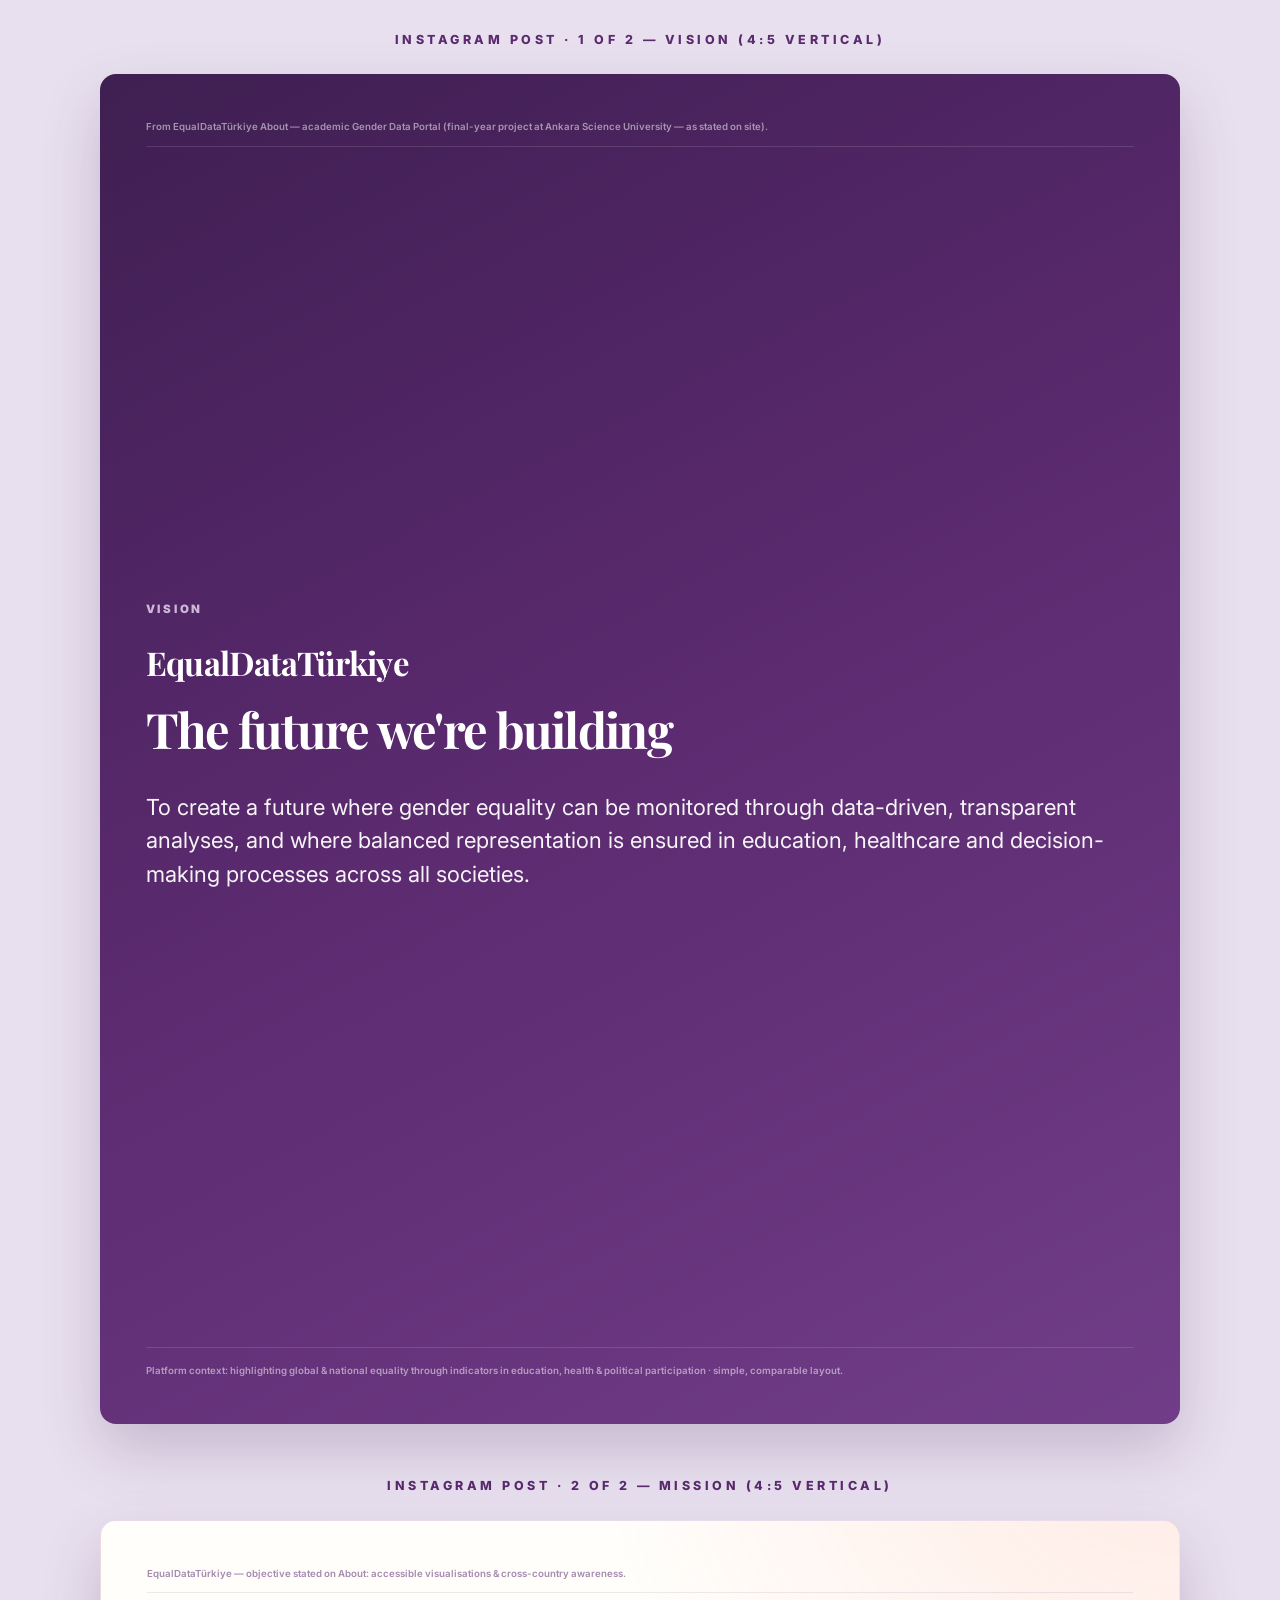
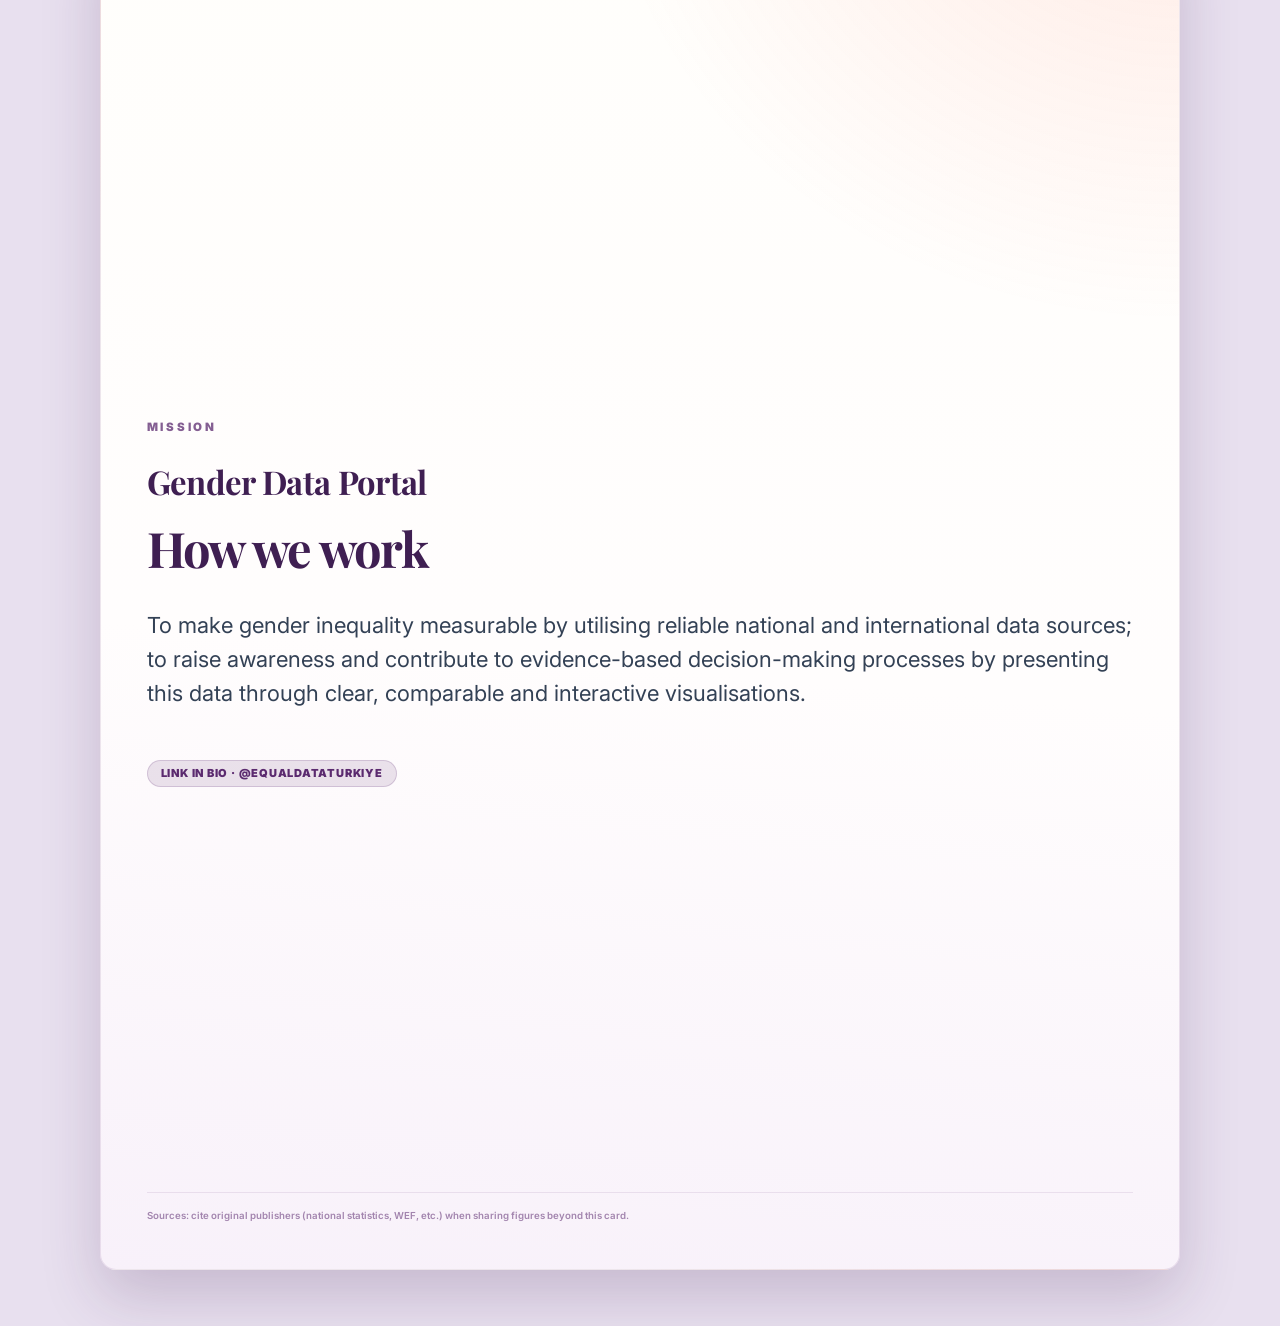
<file: assets/instagram-vision-mission-posts-en.html>
<!DOCTYPE html>
<!--
  TWO separate Instagram-ready graphics (Portrait 4:5 — screenshot at 1080×1350).
  Copy aligns with about.html Vision / Mission panels + intro framing.

  --- POST 1 caption (Instagram, English, suggested) ---
  🎯 Our vision — EqualDataTürkiye
  A future where gender equality can be read through transparent, data-driven analyses — with balanced stakes in education, healthcare and decisions that shape societies.
  From our About page · link in bio
  #genderequality #dataviz #women #vision #equaldataturkiye

  --- POST 2 caption ---
  🚀 Our mission — EqualDataTürkiye
  We measure inequality using credible national & international sources, then turn complexity into visuals you can compare and act on.
  About · Gender Data Portal · @equaldataturkiye

  EXPORT: DevTools Responsive 1080 × 1350 → capture each .ig-post-vertical card (full bleed).
-->
<html lang="en">
  <head>
    <meta charset="UTF-8" />
    <meta name="viewport" content="width=device-width, initial-scale=1.0" />
    <title>Instagram 4×5 · Vision Post + Mission Post (EN)</title>
    <link rel="preconnect" href="https://fonts.googleapis.com" />
    <link rel="preconnect" href="https://fonts.gstatic.com" crossorigin />
    <link
      href="https://fonts.googleapis.com/css2?family=Inter:wght@400;600;700;800&family=Playfair+Display:wght@600;700&display=swap"
      rel="stylesheet"
    />
    <style>
      :root {
        --purple-deep: #3f1f52;
        --purple-mid: #5b2a6f;
        --accent: #ff7f6a;
        --surface: #fffdfd;
      }
      * {
        box-sizing: border-box;
      }
      body {
        margin: 0;
        padding: 2rem 1rem 3.5rem;
        background: #e8e0ef;
        font-family: Inter, system-ui, sans-serif;
      }
      .lab {
        text-align: center;
        font-size: 0.78rem;
        font-weight: 800;
        letter-spacing: 0.28em;
        text-transform: uppercase;
        color: var(--purple-mid);
        margin: 2.5rem 0 0.85rem;
      }
      .lab:first-child {
        margin-top: 0;
      }
      .deck-wide {
        display: flex;
        flex-direction: column;
        align-items: center;
        gap: 0.85rem;
      }
      /** 4 : 5 */
      .ig-post-vertical {
        width: 1080px;
        max-width: 100%;
        aspect-ratio: 4 / 5;
        border-radius: 16px;
        overflow: hidden;
        box-shadow: 0 26px 60px rgba(63, 31, 82, 0.2);
        position: relative;
      }
      .in {
        position: absolute;
        inset: 0;
        padding: clamp(1.85rem, 3.8vw, 2.85rem);
        display: flex;
        flex-direction: column;
      }
      .deep {
        background: linear-gradient(
          152deg,
          var(--purple-deep) 0%,
          var(--purple-mid) 48%,
          #713d88 100%
        );
        color: #fff;
      }
      .light {
        background: radial-gradient(
            ellipse 100% 70% at 100% -8%,
            rgba(255, 127, 106, 0.16),
            transparent 54%
          ),
          linear-gradient(185deg, #fffefb 0%, var(--surface) 55%, #f8f1fa 100%);
        border: 1px solid rgba(91, 42, 111, 0.11);
        color: var(--purple-deep);
      }
      .cite-t,
      .cite-b {
        font-size: 0.605rem;
        font-weight: 600;
        line-height: 1.48;
      }
      .deep .cite-t,
      .deep .cite-b {
        color: rgba(255, 255, 255, 0.52);
      }
      .cite-t {
        padding-bottom: 0.72rem;
        margin-bottom: 0.65rem;
        border-bottom: 1px solid rgba(255, 255, 255, 0.12);
      }
      .deep .cite-t {
        border-bottom-color: rgba(255, 255, 255, 0.12);
      }
      .cite-b {
        margin-top: auto;
        padding-top: 1rem;
        border-top: 1px solid rgba(255, 255, 255, 0.12);
      }
      .light .cite-t {
        color: rgba(91, 42, 111, 0.55);
        border-bottom-color: rgba(91, 42, 111, 0.1);
      }
      .light .cite-b {
        color: rgba(91, 42, 111, 0.55);
        border-top-color: rgba(91, 42, 111, 0.1);
      }
      .mid {
        flex: 1;
        display: flex;
        flex-direction: column;
        justify-content: center;
        gap: 0.85rem;
        min-height: 0;
      }
      .eyebrow {
        font-size: 0.72rem;
        font-weight: 900;
        letter-spacing: 0.24em;
        text-transform: uppercase;
        opacity: 0.75;
      }
      .deep .eyebrow {
        color: #f5e9ff;
      }
      .light .eyebrow {
        color: var(--purple-mid);
      }
      h2.kicker-brand {
        font-family: "Playfair Display", Georgia, serif;
        font-size: clamp(1.45rem, 3.8vw, 2.05rem);
        font-weight: 700;
        margin: 0;
        letter-spacing: -0.02em;
      }
      .light h2.kicker-brand {
        color: var(--purple-deep);
      }
      h3.block-title {
        font-family: "Playfair Display", Georgia, serif;
        font-size: clamp(2rem, 4.9vw, 3.05rem);
        font-weight: 700;
        line-height: 1.06;
        margin: 0.35rem 0 0;
        letter-spacing: -0.035em;
      }
      .light h3.block-title {
        color: var(--purple-deep);
      }
      .body-text {
        font-size: clamp(1rem, 2.05vw, 1.38rem);
        line-height: 1.53;
      }
      .deep .body-text {
        color: rgba(255, 255, 255, 0.95);
      }
      .light .body-text {
        color: #334155;
      }
      .pill {
        display: inline-flex;
        align-self: flex-start;
        margin-top: 0.85rem;
        padding: 0.35rem 0.82rem;
        border-radius: 999px;
        font-size: 0.69rem;
        font-weight: 900;
        letter-spacing: 0.07em;
        text-transform: uppercase;
        background: rgba(255, 127, 106, 0.95);
        color: #2d1438;
      }
      .light .pill {
        background: rgba(91, 42, 111, 0.12);
        color: var(--purple-mid);
        border: 1px solid rgba(91, 42, 111, 0.18);
      }
      .rule-spacer {
        height: 0.15rem;
      }
    </style>
  </head>
  <body>
    <div class="deck-wide">
      <p class="lab">Instagram post · 1 of 2 — Vision (4:5 vertical)</p>
      <article class="ig-post-vertical deep" id="post-vision" aria-label="Vision post">
        <div class="in">
          <header class="cite-t">
            From EqualDataTürkiye About — academic Gender Data Portal (final-year project at Ankara Science University — as stated on site).
          </header>
          <div class="mid">
            <p class="eyebrow">Vision</p>
            <h2 class="kicker-brand">EqualDataTürkiye</h2>
            <h3 class="block-title">The future we're building</h3>
            <p class="body-text">
              To create a future where gender equality can be monitored through data-driven, transparent analyses, and
              where balanced representation is ensured in education, healthcare and decision-making processes across all
              societies.
            </p>
          </div>
          <footer class="cite-b">
            Platform context: highlighting global &amp; national equality through indicators in education, health &amp;
            political participation · simple, comparable layout.
          </footer>
        </div>
      </article>

      <p class="lab">Instagram post · 2 of 2 — Mission (4:5 vertical)</p>
      <article class="ig-post-vertical light" id="post-mission" aria-label="Mission post">
        <div class="in">
          <header class="cite-t">
            EqualDataTürkiye — objective stated on About: accessible visualisations &amp; cross-country awareness.
          </header>
          <div class="mid">
            <p class="eyebrow">Mission</p>
            <h2 class="kicker-brand">Gender Data Portal</h2>
            <h3 class="block-title">How we work</h3>
            <p class="body-text">
              To make gender inequality measurable by utilising reliable national and international data sources; to raise
              awareness and contribute to evidence-based decision-making processes by presenting this data through clear,
              comparable and interactive visualisations.
            </p>
            <span class="pill">Link in bio · @equaldataturkiye</span>
          </div>
          <footer class="cite-b">
            Sources: cite original publishers (national statistics, WEF, etc.) when sharing figures beyond this card.
          </footer>
        </div>
      </article>
    </div>
  </body>
</html>
</file>
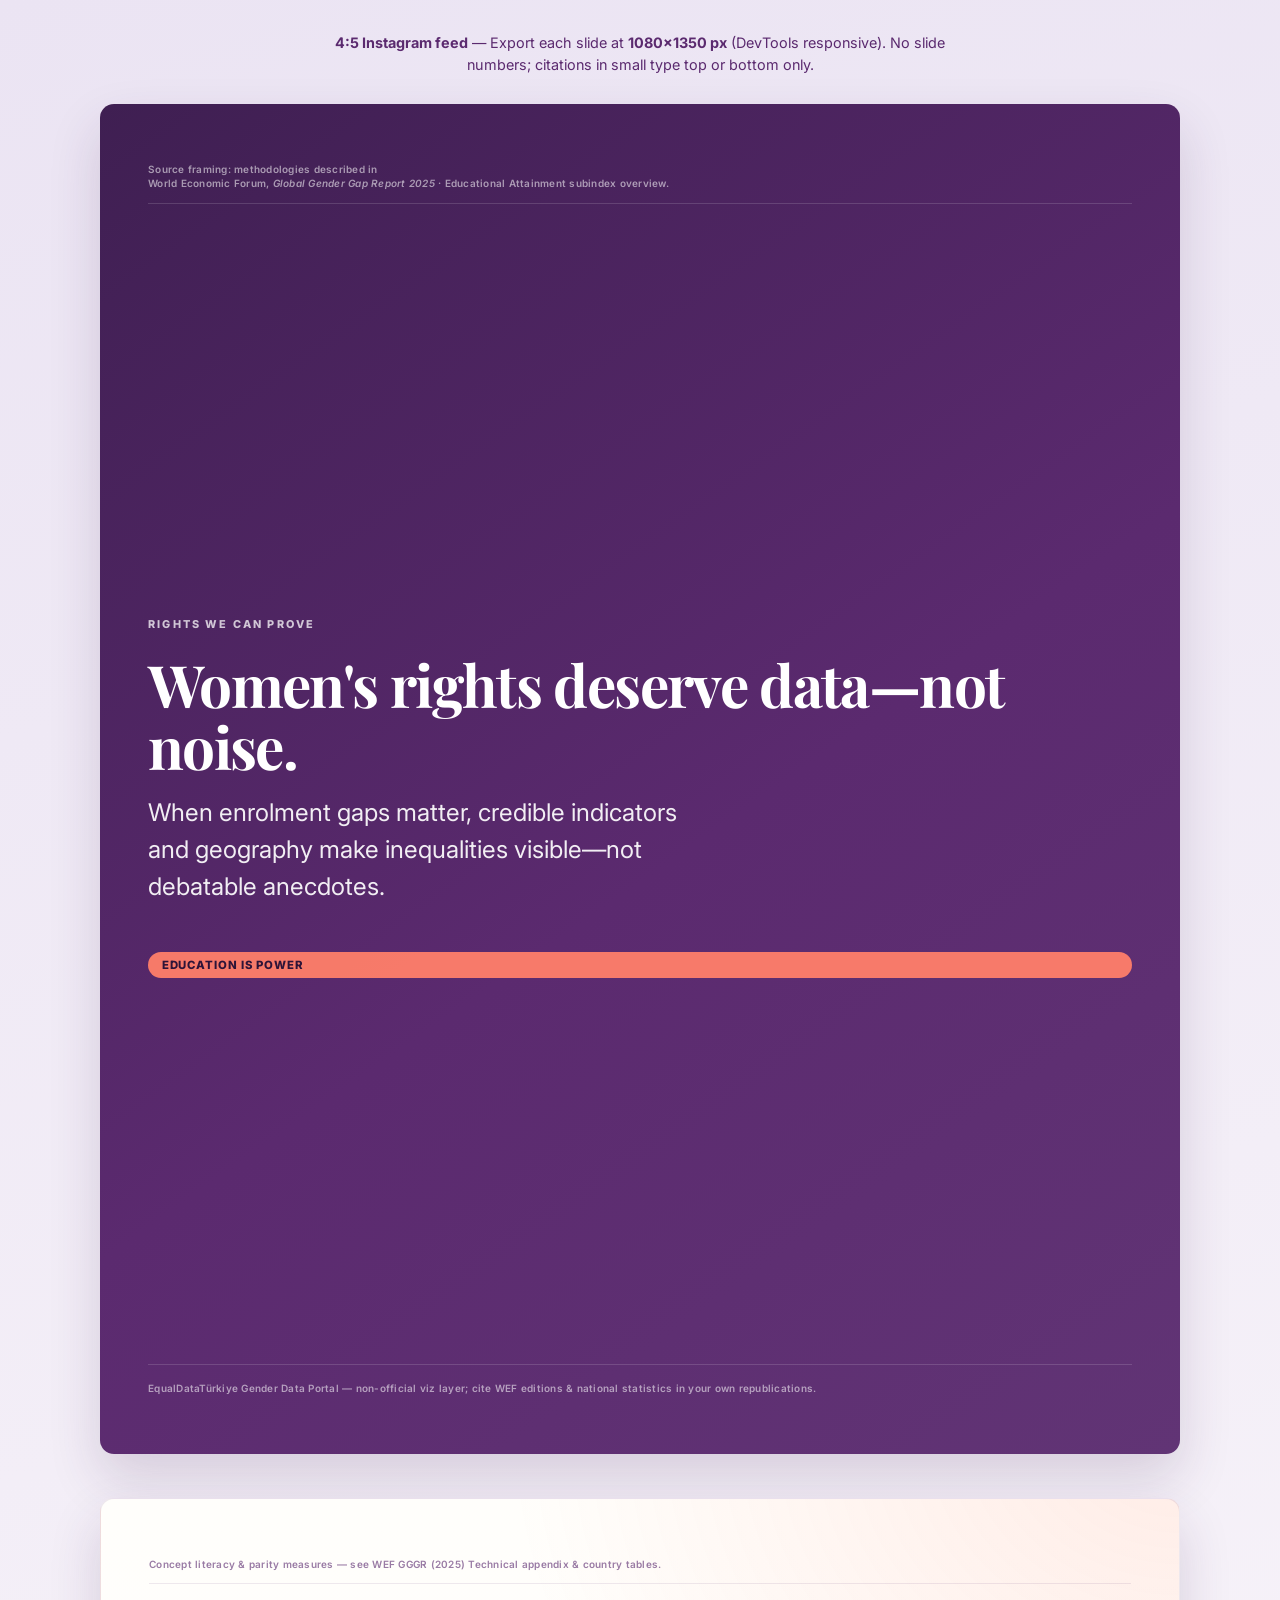
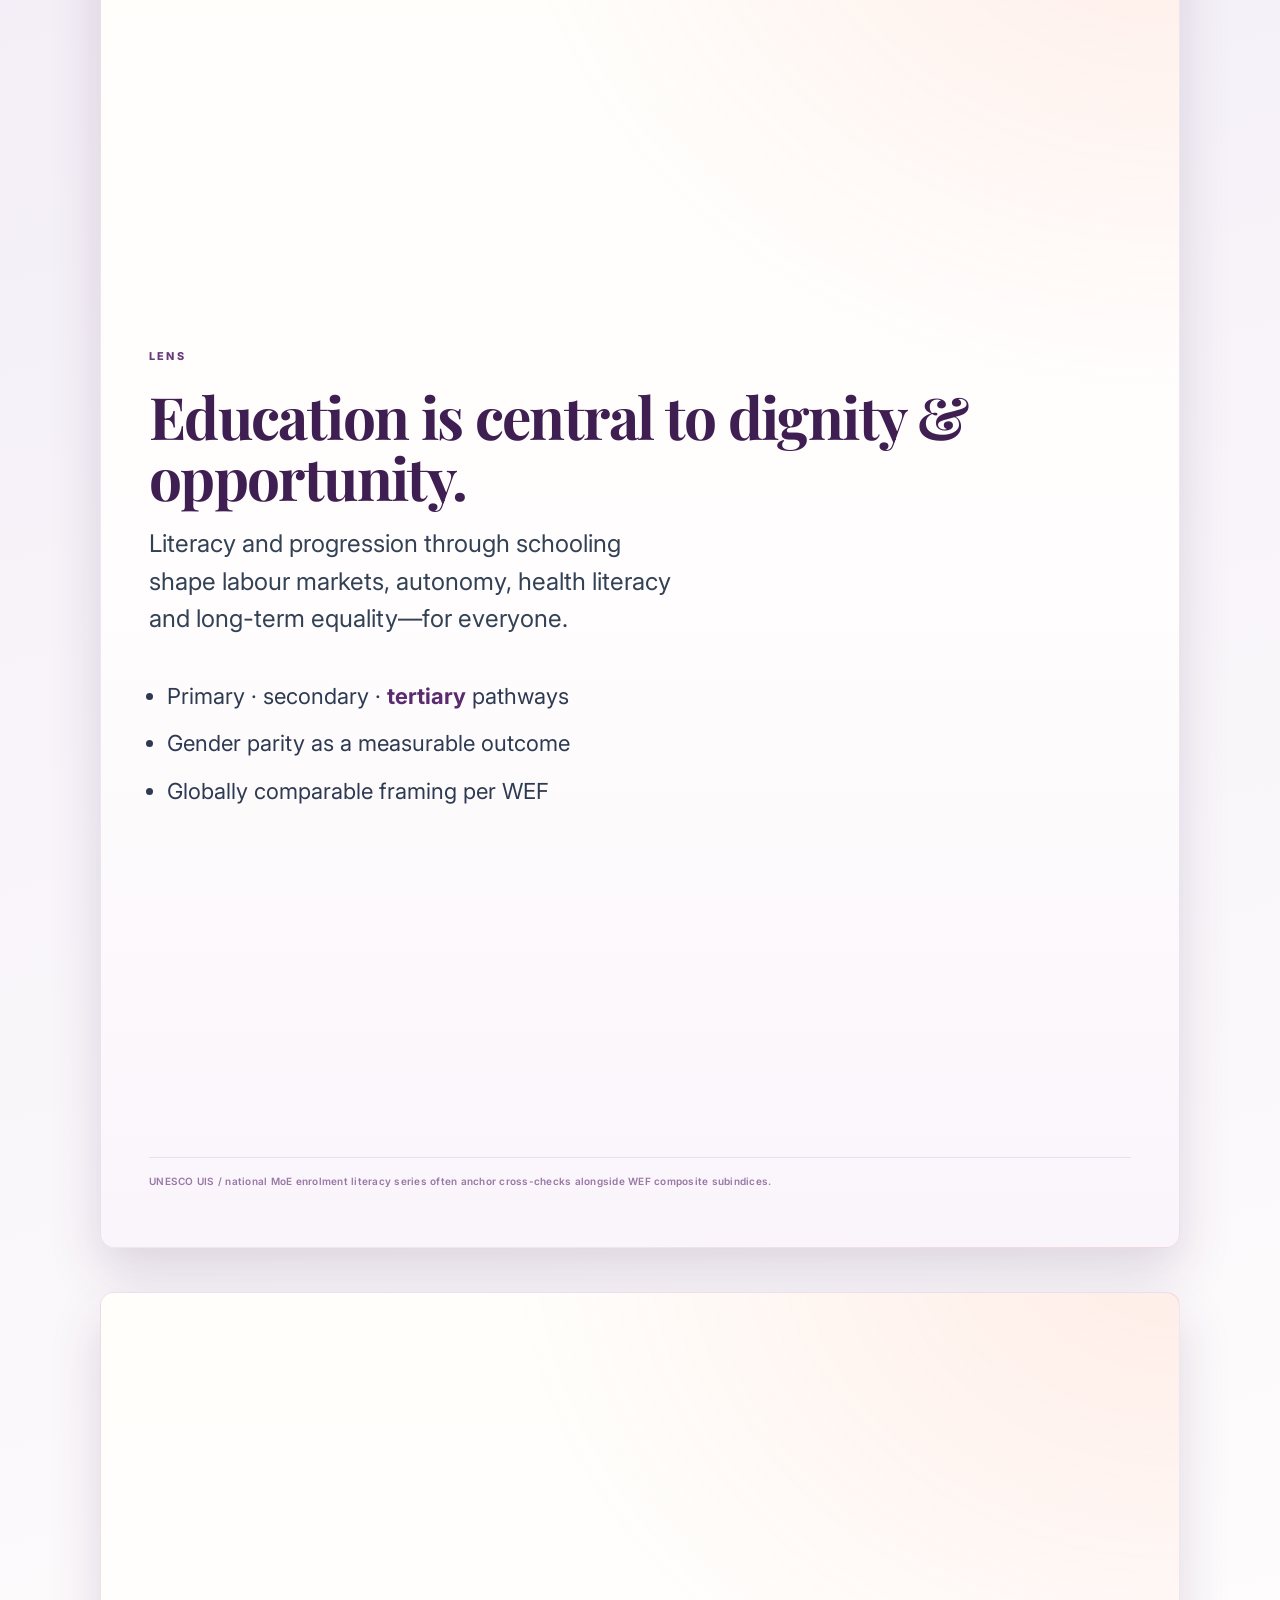
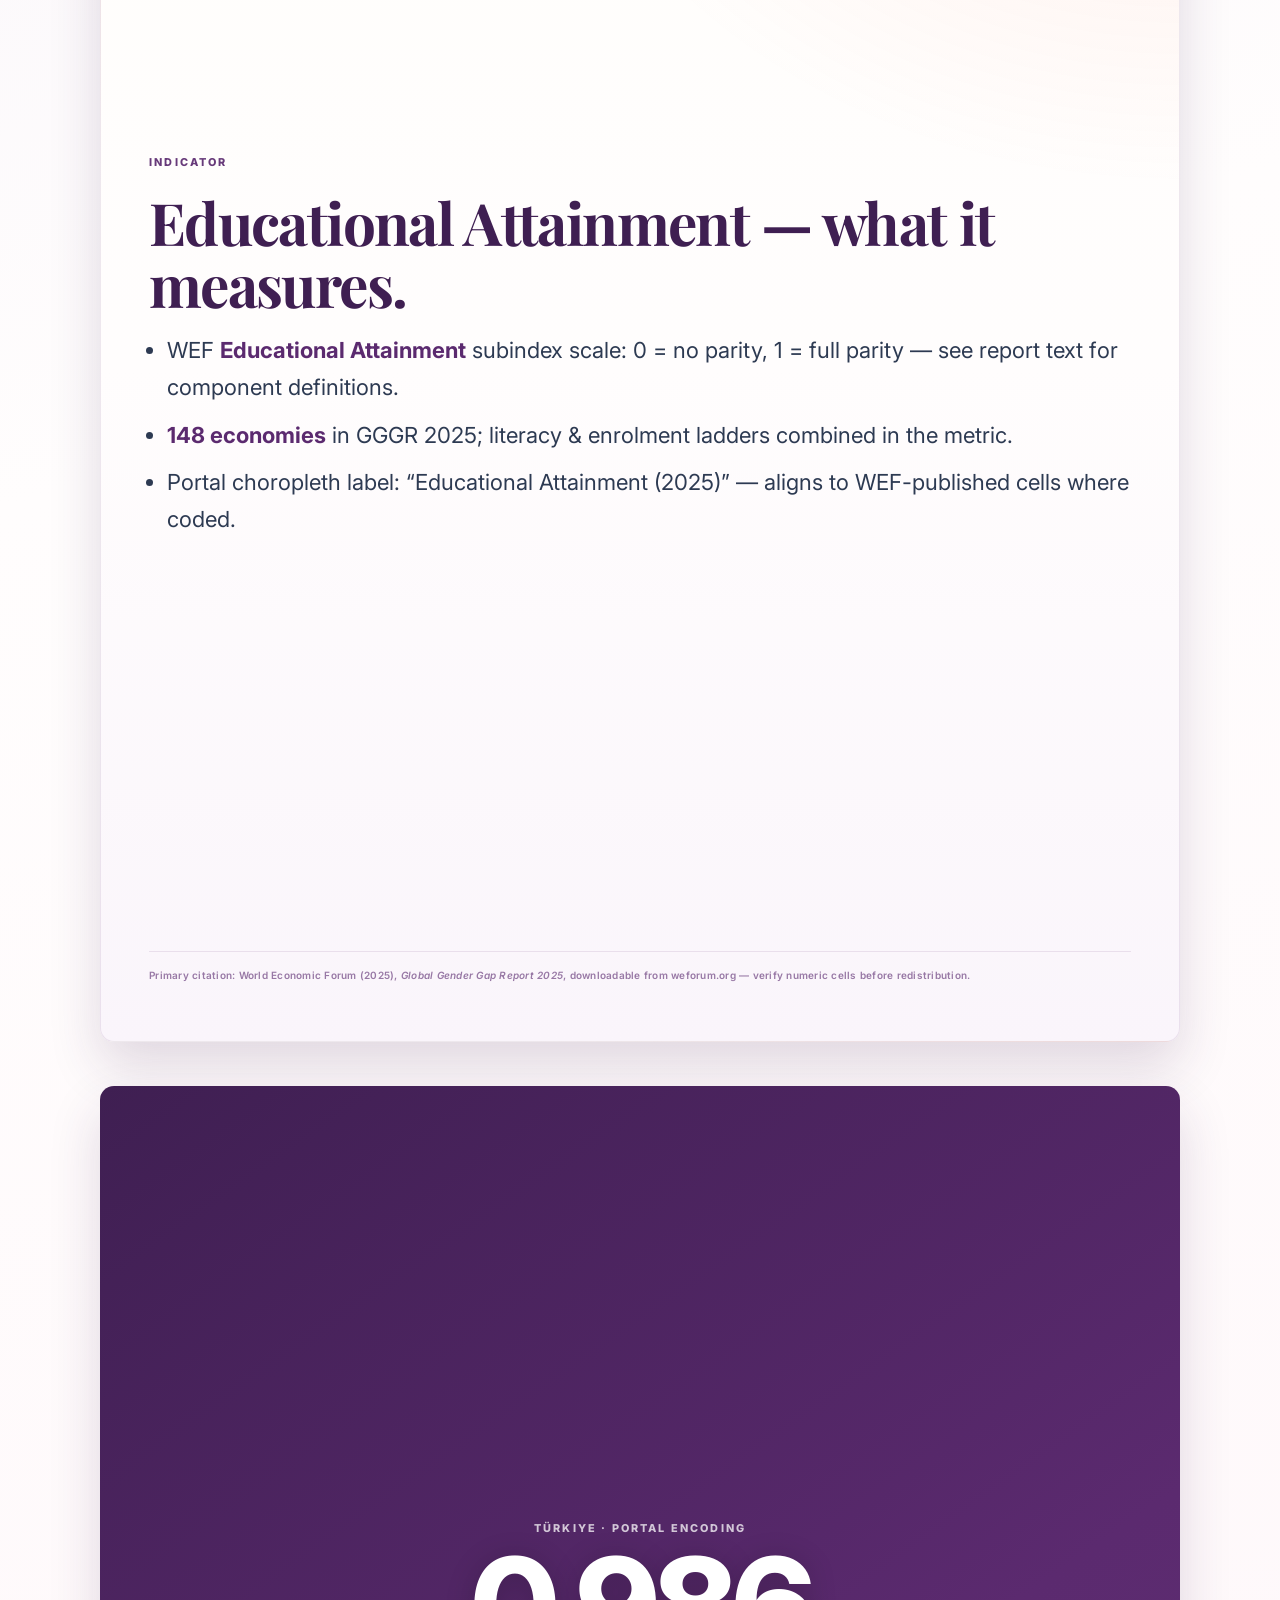
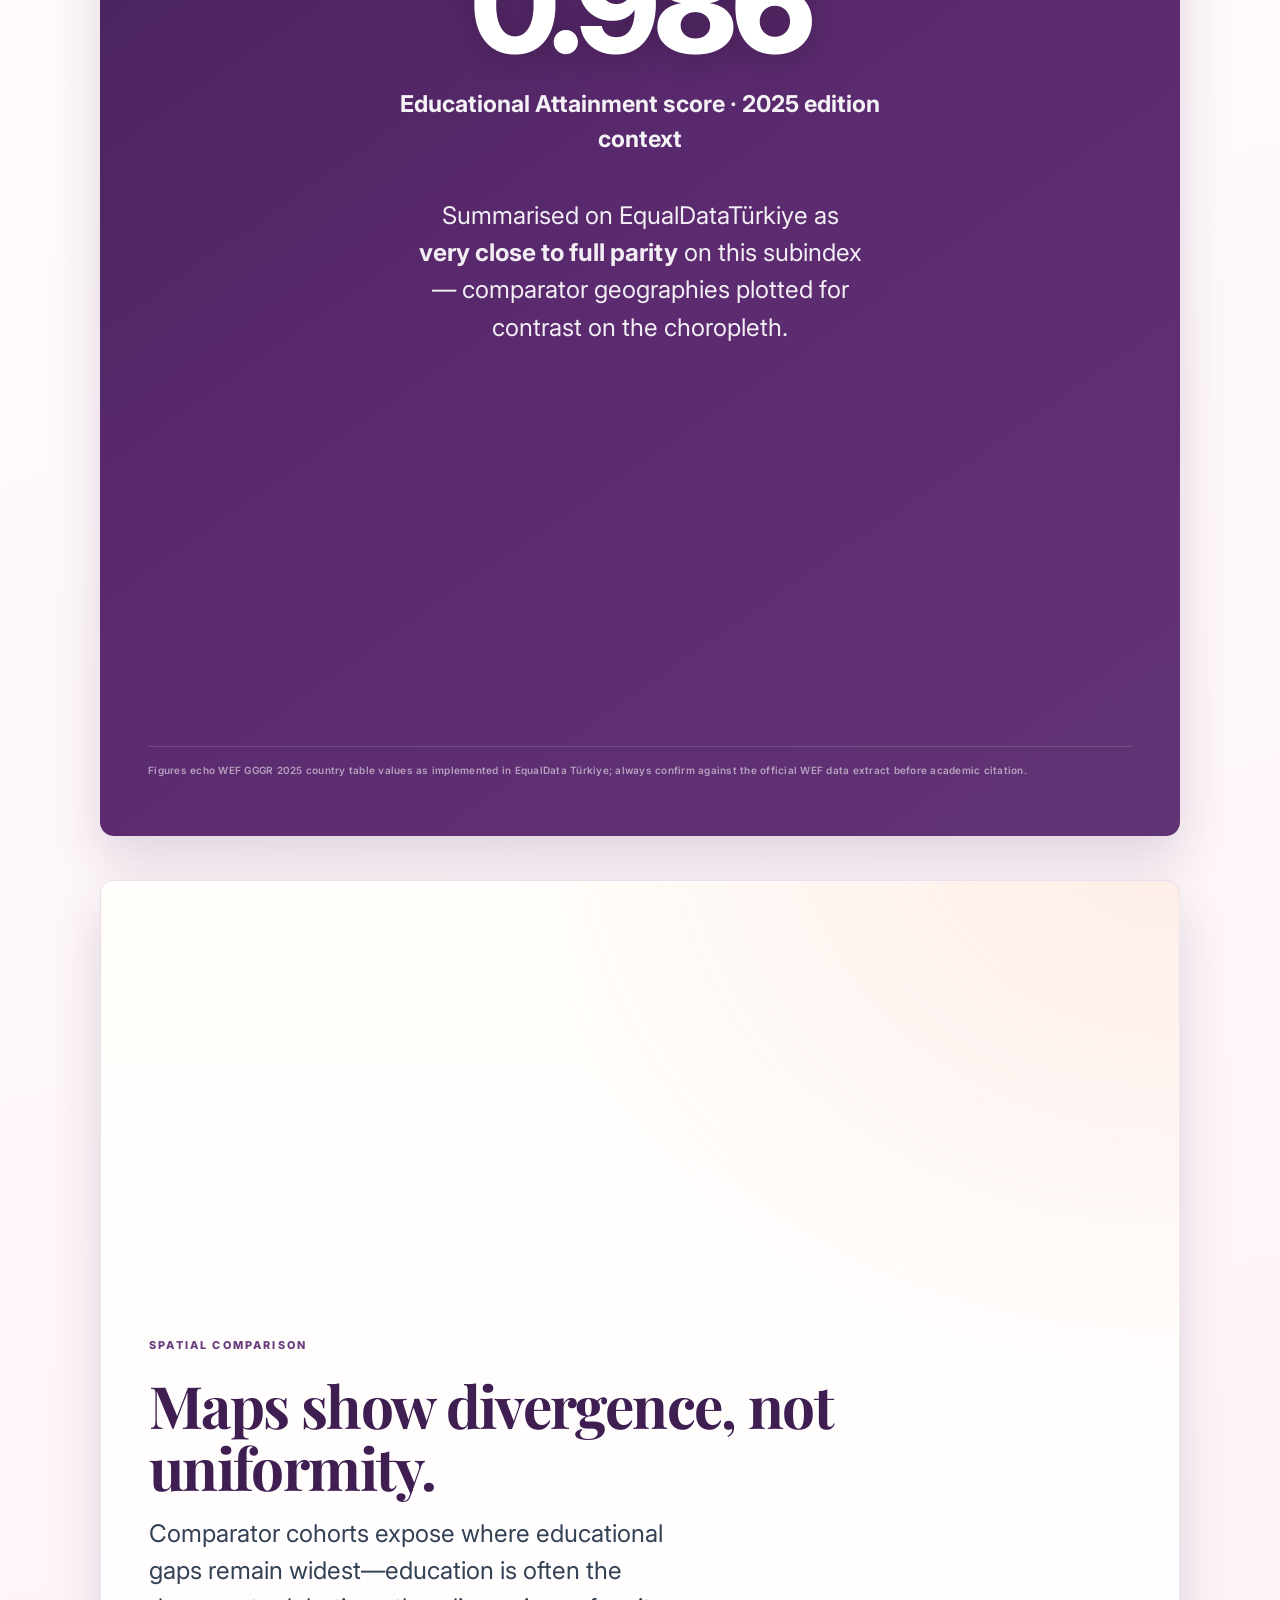
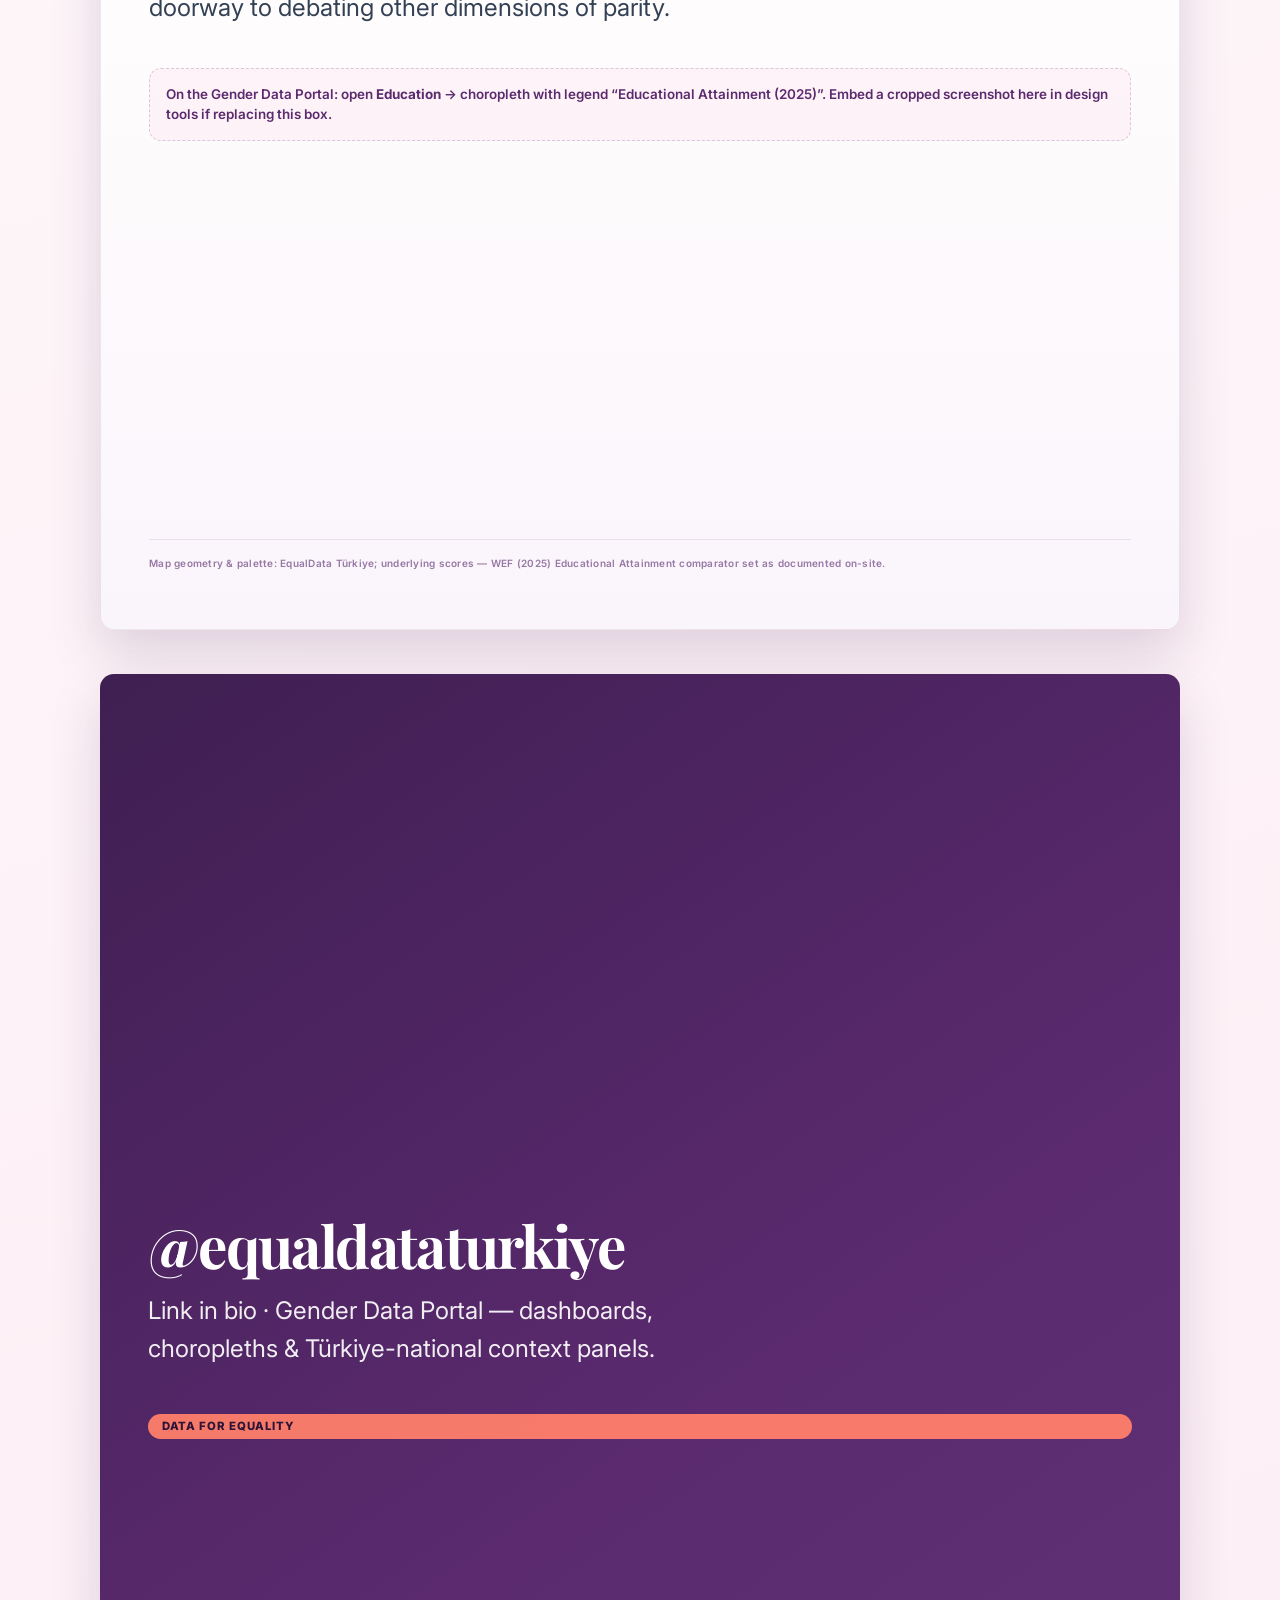
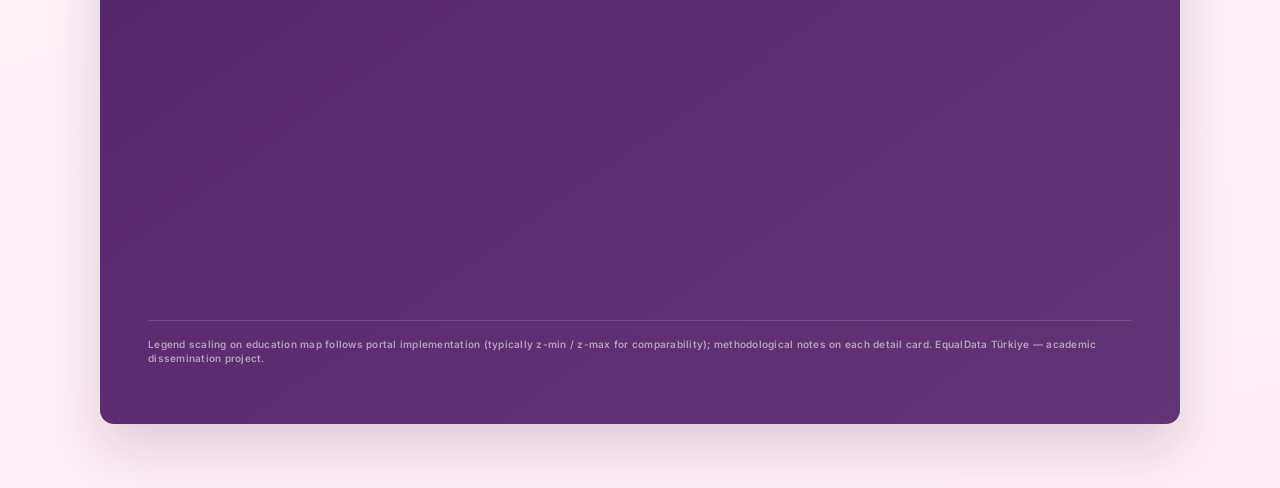
<file: assets/instagram-women-rights-edu-data-en.html>
<!DOCTYPE html>
<html lang="en">
  <head>
    <meta charset="UTF-8" />
    <meta name="viewport" content="width=device-width, initial-scale=1.0" />
    <title>Instagram carousel 4:5 — Women's rights × data (Education · WEF 2025) · EN · 1080×1350</title>
    <link rel="preconnect" href="https://fonts.googleapis.com" />
    <link rel="preconnect" href="https://fonts.gstatic.com" crossorigin />
    <link
      href="https://fonts.googleapis.com/css2?family=Inter:wght@400;600;700;800&family=Playfair+Display:wght@600;700&display=swap"
      rel="stylesheet"
    />
    <!--
      EXPORT: Chrome DevTools → Responsive viewport 1080 × 1350 (Instagram feed 4:5).
      No slide indices on graphics — citations only via .cite-strip (top or bottom).

      Caption idea unchanged — see older comment blocks in repo if needed.
    -->
    <style>
      :root {
        --purple-deep: #3f1f52;
        --purple-mid: #5b2a6f;
        --accent: #ff7f6a;
        --surface: #fffdfd;
      }
      * {
        box-sizing: border-box;
      }
      body {
        margin: 0;
        padding: 2rem 1rem 4rem;
        background: linear-gradient(165deg, #ebe4f3 0%, var(--surface) 42%, #fdeef5 100%);
        font-family: "Inter", system-ui, sans-serif;
        color: #111a2c;
      }
      .export-note {
        text-align: center;
        font-size: 0.9rem;
        color: var(--purple-mid);
        max-width: 42rem;
        margin: 0 auto 1.75rem;
        line-height: 1.52;
      }
      .deck {
        display: flex;
        flex-direction: column;
        align-items: center;
        gap: 2.75rem;
      }
      /** Instagram portrait feed · 1080 × 1350 (= 4:5) */
      .slide {
        width: 1080px;
        max-width: 100%;
        aspect-ratio: 4 / 5;
        border-radius: 14px;
        overflow: hidden;
        box-shadow: 0 24px 52px rgba(63, 31, 82, 0.16);
        position: relative;
      }
      .slide-inner {
        position: absolute;
        inset: 0;
        padding: clamp(1.85rem, 4vw, 3rem);
        display: flex;
        flex-direction: column;
      }
      .slide--deep {
        background: linear-gradient(145deg, var(--purple-deep) 0%, var(--purple-mid) 55%, #613475 100%);
        color: #fff;
      }
      .slide--light {
        background: radial-gradient(
            ellipse 120% 80% at 100% -5%,
            rgba(255, 127, 106, 0.14),
            transparent 52%
          ),
          linear-gradient(180deg, #fffefb 0%, var(--surface) 50%, #faf5fb 100%);
        border: 1px solid rgba(91, 42, 111, 0.1);
      }
      .cite-strip {
        font-size: 0.625rem;
        font-weight: 600;
        line-height: 1.45;
        letter-spacing: 0.025em;
        flex-shrink: 0;
      }
      .cite-strip--top {
        margin-bottom: 1rem;
        padding-bottom: 0.75rem;
      }
      .cite-strip--bottom {
        margin-top: auto;
        padding-top: 1rem;
      }
      .slide--deep .cite-strip {
        color: rgba(255, 255, 255, 0.55);
      }
      .slide--deep .cite-strip--top {
        border-bottom: 1px solid rgba(255, 255, 255, 0.14);
      }
      .slide--deep .cite-strip--bottom {
        border-top: 1px solid rgba(255, 255, 255, 0.14);
      }
      .slide--light .cite-strip {
        color: rgba(91, 42, 111, 0.62);
      }
      .slide--light .cite-strip--top {
        border-bottom: 1px solid rgba(91, 42, 111, 0.1);
      }
      .slide--light .cite-strip--bottom {
        border-top: 1px solid rgba(91, 42, 111, 0.11);
      }
      .grow {
        flex: 1;
        display: flex;
        flex-direction: column;
        justify-content: center;
        min-height: 0;
      }
      .eyebrow {
        font-size: 0.68rem;
        font-weight: 800;
        letter-spacing: 0.2em;
        text-transform: uppercase;
      }
      .slide--deep .eyebrow {
        color: rgba(255, 255, 255, 0.74);
      }
      .slide--light .eyebrow {
        color: var(--purple-mid);
        opacity: 0.92;
      }
      h2.display {
        font-family: "Playfair Display", Georgia, serif;
        font-weight: 700;
        line-height: 1.06;
        letter-spacing: -0.028em;
        margin: 0.75rem 0 0;
        font-size: clamp(2.05rem, 4.8vw, 3.65rem);
      }
      .slide--light h2.display {
        color: var(--purple-deep);
      }
      .deck-sub {
        font-size: clamp(1.02rem, 2vw, 1.52rem);
        line-height: 1.53;
        margin-top: 1rem;
        max-width: 36ch;
      }
      .slide--deep .deck-sub {
        color: rgba(255, 255, 255, 0.92);
      }
      .slide--light .deck-sub {
        color: #334155;
      }
      .ribbon {
        display: inline-flex;
        margin-top: 1.4rem;
        padding: 0.36rem 0.85rem;
        border-radius: 999px;
        background: rgba(255, 127, 106, 0.95);
        color: #2d1438;
        font-size: 0.71rem;
        font-weight: 800;
        letter-spacing: 0.08em;
        text-transform: uppercase;
      }
      .slide--deep .stat-big {
        color: #fff !important;
        text-shadow: 0 4px 30px rgba(0, 0, 0, 0.2);
      }
      .stat-big {
        font-size: clamp(4rem, 11vw, 8.25rem);
        font-weight: 800;
        color: var(--purple-mid);
        letter-spacing: -0.04em;
        line-height: 1;
      }
      .stat-label {
        font-size: clamp(1rem, 2vw, 1.45rem);
        font-weight: 700;
        color: var(--purple-deep);
      }
      ul.lines {
        margin: 1.05rem 0 0;
        padding-left: 1.15rem;
        font-size: clamp(0.96rem, 1.82vw, 1.38rem);
        line-height: 1.67;
        color: #2d3a52;
      }
      ul.lines li {
        margin-bottom: 0.65rem;
      }
      ul.lines strong {
        color: var(--purple-mid);
      }
      .map-placeholder {
        margin-top: 1.1rem;
        border-radius: 12px;
        border: 1px dashed rgba(91, 42, 111, 0.22);
        background: rgba(253, 231, 241, 0.42);
        padding: 1rem;
        font-size: 0.84rem;
        color: var(--purple-mid);
        font-weight: 600;
        line-height: 1.45;
      }

      .slide--deep .stat-label.slide--turkey-label {
        color: rgba(255, 255, 255, 0.94);
      }
      @media (max-width: 1100px) {
        .slide {
          width: min(1080px, calc(100vw - 28px));
        }
      }
    </style>
  </head>
  <body>
    <p class="export-note">
      <strong>4:5 Instagram feed</strong> — Export each slide at <strong>1080×1350 px</strong> (DevTools responsive). No
      slide numbers; citations in small type top or bottom only.
    </p>

    <div class="deck">
      <!-- 1 -->
      <article class="slide slide--deep">
        <div class="slide-inner">
          <p class="cite-strip cite-strip--top">
            Source framing: methodologies described in<br />
            World Economic Forum, <em>Global Gender Gap Report 2025</em> · Educational Attainment subindex overview.
          </p>
          <div class="grow">
            <p class="eyebrow">Rights we can prove</p>
            <h2 class="display">Women's rights deserve data—not noise.</h2>
            <p class="deck-sub">
              When enrolment gaps matter, credible indicators and geography make inequalities visible—not debatable
              anecdotes.
            </p>
            <span class="ribbon">Education is power</span>
          </div>
          <p class="cite-strip cite-strip--bottom">
            EqualDataTürkiye Gender Data Portal — non-official viz layer; cite WEF editions &amp; national statistics in
            your own republications.
          </p>
        </div>
      </article>

      <!-- 2 -->
      <article class="slide slide--light">
        <div class="slide-inner">
          <p class="cite-strip cite-strip--top">
            Concept literacy &amp; parity measures — see WEF GGGR (2025) Technical appendix &amp; country tables.</p>
          <div class="grow">
            <p class="eyebrow">Lens</p>
            <h2 class="display">Education is central to dignity &amp; opportunity.</h2>
            <p class="deck-sub">
              Literacy and progression through schooling shape labour markets, autonomy, health literacy and long-term
              equality—for everyone.
            </p>
            <ul class="lines">
              <li>Primary · secondary · <strong>tertiary</strong> pathways</li>
              <li>Gender parity as a measurable outcome</li>
              <li>Globally comparable framing per WEF</li>
            </ul>
          </div>
          <p class="cite-strip cite-strip--bottom">
            UNESCO UIS / national MoE enrolment literacy series often anchor cross-checks alongside WEF composite
            subindices.</p>
        </div>
      </article>

      <!-- 3 -->
      <article class="slide slide--light">
        <div class="slide-inner">
          <div class="grow">
            <p class="eyebrow">Indicator</p>
            <h2 class="display">Educational Attainment — what it measures.</h2>
            <ul class="lines">
              <li>
                WEF <strong>Educational Attainment</strong> subindex scale: 0 = no parity, 1 = full parity — see report
                text for component definitions.</li>
              <li><strong>148 economies</strong> in GGGR 2025; literacy &amp; enrolment ladders combined in the metric.</li>
              <li>Portal choropleth label: “Educational Attainment (2025)” — aligns to WEF-published cells where coded.</li>
            </ul>
          </div>
          <p class="cite-strip cite-strip--bottom">
            Primary citation: World Economic Forum (2025), <em>Global Gender Gap Report 2025</em>, downloadable from
            weforum.org — verify numeric cells before redistribution.</p>
        </div>
      </article>

      <!-- 4 Türkiye stat -->
      <article class="slide slide--deep">
        <div class="slide-inner">
          <div class="grow" style="text-align: center; align-items: center">
            <p class="eyebrow" style="margin-bottom: 0.25rem">Türkiye · portal encoding</p>
            <div class="stat-big">0.986</div>
            <p class="deck-sub stat-label slide--turkey-label">Educational Attainment score · 2025 edition context</p>
            <p class="deck-sub" style="max-width: 30ch">
              Summarised on EqualDataTürkiye as <strong>very close to full parity</strong> on this subindex —
              comparator geographies plotted for contrast on the choropleth.
            </p>
          </div>
          <p class="cite-strip cite-strip--bottom">
            Figures echo WEF GGGR&nbsp;2025 country table values as implemented in EqualData Türkiye; always confirm against
            the official WEF data extract before academic citation.</p>
        </div>
      </article>

      <!-- 5 map concept -->
      <article class="slide slide--light">
        <div class="slide-inner">
          <div class="grow">
            <p class="eyebrow">Spatial comparison</p>
            <h2 class="display">Maps show divergence, not uniformity.</h2>
            <p class="deck-sub">
              Comparator cohorts expose where educational gaps remain widest—education is often the doorway to debating
              other dimensions of parity.
            </p>
            <div class="map-placeholder">
              On the Gender Data Portal: open <strong>Education</strong> → choropleth with legend “Educational
              Attainment (2025)”. Embed a cropped screenshot here in design tools if replacing this box.
            </div>
          </div>
          <p class="cite-strip cite-strip--bottom">
            Map geometry &amp; palette: EqualData Türkiye; underlying scores — WEF (2025) Educational Attainment
            comparator set as documented on-site.</p>
        </div>
      </article>

      <!-- 6 CTA -->
      <article class="slide slide--deep">
        <div class="slide-inner">
          <div class="grow">
            <h2 class="display">@equaldataturkiye</h2>
            <p class="deck-sub">
              Link in bio · Gender Data Portal — dashboards, choropleths &amp; Türkiye-national context panels.
            </p>
            <span class="ribbon">Data for equality</span>
          </div>
          <p class="cite-strip cite-strip--bottom">
            Legend scaling on education map follows portal implementation (typically z-min / z-max for comparability);
            methodological notes on each detail card. EqualData Türkiye — academic dissemination project.</p>
        </div>
      </article>
    </div>
  </body>
</html>
</file>
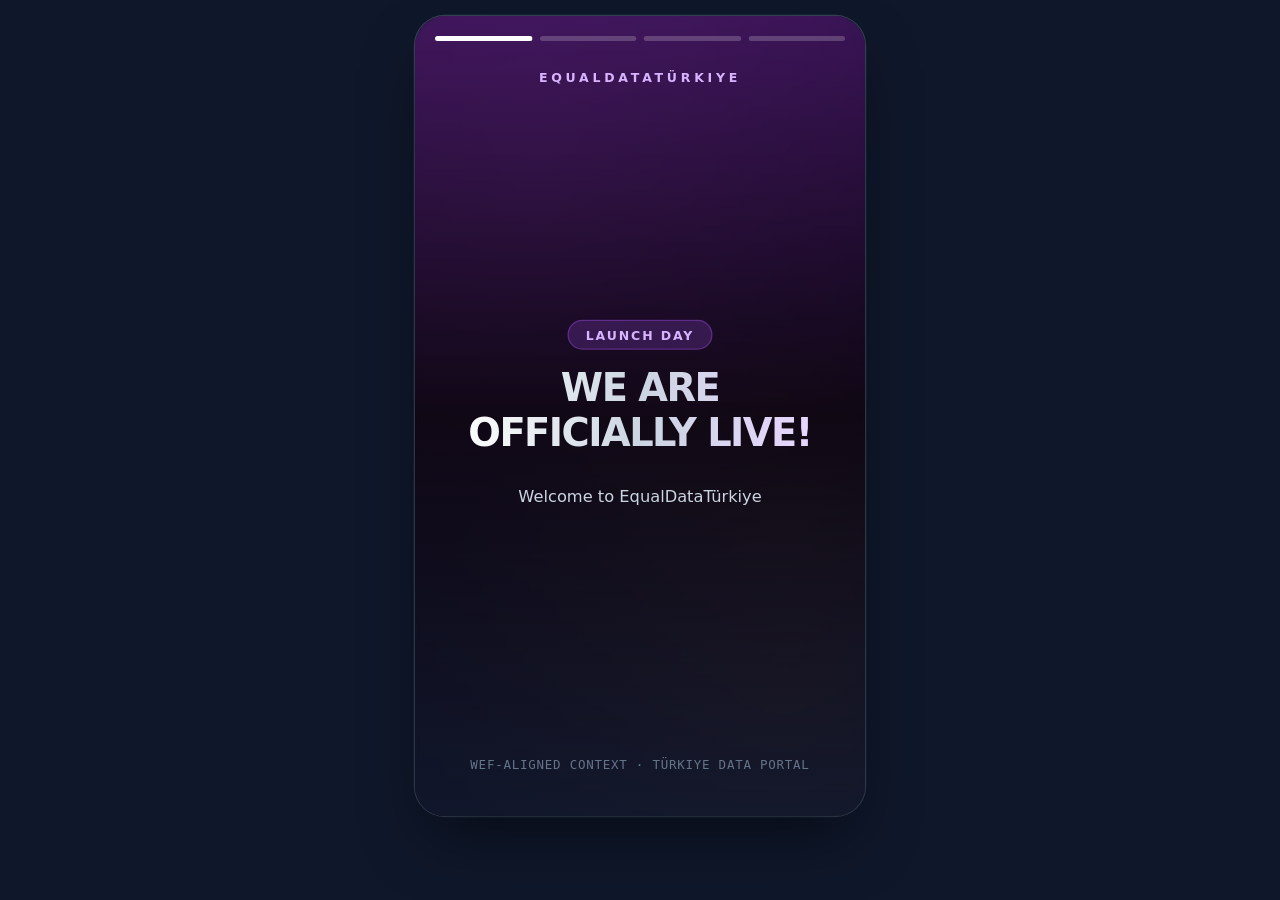
<file: assets/reels-equaldata-live.html>
<!DOCTYPE html>
<!--
  EqualData Türkiye — Reels sahne sırası (React AnimatedReels ile aynı metin/süre)
  =====================================================================
  1. Bu dosyayı Chrome’da açın.
  2. Opsiyonel: Arka plan için proje köküne EqualData.jpg koyup aşağıdaki BACKGROUND_IMG
     sabitini "EqualData.jpg" yapın veya başka görsel kullanın (şu an mor gradient).
  3. Videoya çevirmek: OBS / Xbox Game Bar (Win+G) ile bu pencerenin içini 360×640
     veya 1080×1920 boyutunda yakınlaştırıp kaydedin — Instagram Reels 9:16.
  =====================================================================
-->
<html lang="en">
  <head>
    <meta charset="UTF-8" />
    <meta name="viewport" content="width=device-width, initial-scale=1.0" />
    <title>EqualData Türkiye — Reels (export)</title>
    <style>
      * {
        box-sizing: border-box;
      }

      html,
      body {
        margin: 0;
        min-height: 100%;
      }

      body {
        font-family: system-ui, -apple-system, "Segoe UI", Roboto, sans-serif;
        background: #0f172a;
        color: #fff;
        display: flex;
        flex-direction: column;
        align-items: center;
        justify-content: center;
        padding: 1rem;
      }

      .wrap-controls {
        display: flex;
        gap: 0.75rem;
        margin-top: 1rem;
        flex-wrap: wrap;
        justify-content: center;
      }

      .btn {
        display: inline-flex;
        align-items: center;
        gap: 0.4rem;
        padding: 0.65rem 1.1rem;
        border: none;
        border-radius: 999px;
        font-weight: 700;
        font-size: 0.85rem;
        cursor: pointer;
        transition: background 0.2s;
      }

      .btn-play {
        background: #9333ea;
        color: #fff;
      }

      .btn-play:hover {
        background: #7e22ce;
      }

      .btn-reset {
        background: #1e293b;
        color: #cbd5e1;
        border: 1px solid #334155;
      }

      .btn-reset:hover {
        background: #334155;
      }

      /** 9 : 16 reel frame (~1080×1920 scale factor 3) → 360×640 */
      .reel-shell {
        position: relative;
        width: 360px;
        height: 640px;
        border-radius: 24px;
        overflow: hidden;
        background: #000;
        box-shadow: 0 25px 50px -12px rgba(0, 0, 0, 0.5), 0 0 0 1px #334155;
        flex-shrink: 0;
      }

      .reel-shell.bg-zoom-active .layer-bg {
        transform: scale(1.1);
      }

      .layer-bg {
        position: absolute;
        inset: 0;
        background-size: cover;
        background-position: center;
        background-image:
          radial-gradient(circle at 30% 20%, rgba(91, 42, 111, 0.45), transparent 50%),
          radial-gradient(circle at 80% 80%, rgba(255, 127, 106, 0.2), transparent 45%),
          linear-gradient(160deg, #3f1f52 0%, #2d1740 55%, #0f172a 100%);
        transition: transform 15s ease-out;
      }

      /* Optional: uncomment or set EqualData.jpg in PROJECT ROOT for same URL as CRA public/ */
      .layer-bg.custom-img {
        background-image: linear-gradient(transparent, transparent), url("../../EqualData.jpg");
      }

      .layer-bg.custom-img.logo-fallback {
        background-image: url("../equal-data-logo.png"), linear-gradient(160deg, #3f1f52, #1e1b4b);
        background-blend-mode: overlay;
      }

      .layer-dim {
        position: absolute;
        inset: 0;
        background: linear-gradient(
          to bottom,
          rgba(59, 7, 100, 0.4),
          rgba(0, 0, 0, 0.7),
          rgba(15, 23, 42, 0.85)
        );
        backdrop-filter: blur(2px);
      }

      /** Progress pills */
      .progress-row {
        position: absolute;
        top: 1rem;
        left: 0;
        right: 0;
        z-index: 30;
        display: flex;
        gap: 6px;
        padding: 0 1rem;
      }

      .seg {
        flex: 1;
        height: 4px;
        background: rgba(255, 255, 255, 0.2);
        border-radius: 999px;
        overflow: hidden;
      }

      .seg-fill {
        height: 100%;
        width: 0%;
        background: #fff;
        transition: none;
      }

      .seg-fill.run {
        transition: width linear;
        width: 100%;
      }

      .stage {
        position: absolute;
        inset: 0;
        z-index: 20;
        display: flex;
        flex-direction: column;
        justify-content: space-between;
        padding: 2rem 1.85rem;
        text-align: center;
        user-select: none;
      }

      .brand-pill {
        font-size: 10px;
        font-weight: 900;
        letter-spacing: 0.3em;
        text-transform: uppercase;
        color: #d8b4fe;
        margin-top: 0.75rem;
        animation: pulse 2s cubic-bezier(0.4, 0, 0.6, 1) infinite;
      }

      @keyframes pulse {
        0%,
        100% {
          opacity: 1;
        }
        50% {
          opacity: 0.65;
        }
      }

      .center-col {
        flex: 1;
        display: flex;
        flex-direction: column;
        justify-content: center;
        align-items: center;
        padding-inline: 0.25rem;
      }

      .scene {
        display: none;
      }

      .scene.active {
        display: block;
        width: 100%;
      }

      .badge-mini {
        display: inline-block;
        background: rgba(168, 85, 247, 0.2);
        color: #d8b4fe;
        border: 1px solid rgba(168, 85, 247, 0.35);
        padding: 0.35rem 0.85rem;
        border-radius: 999px;
        font-size: 10px;
        font-weight: 800;
        letter-spacing: 0.15em;
        text-transform: uppercase;
      }

      .headline-intro {
        font-size: clamp(1.65rem, 5vw, 1.92rem);
        font-weight: 900;
        letter-spacing: -0.04em;
        background: linear-gradient(90deg, #fff 0%, #cbd5e1 50%, #e9d5ff 100%);
        -webkit-background-clip: text;
        background-clip: text;
        -webkit-text-fill-color: transparent;
        margin-top: 0.75rem;
      }

      .sub-intro {
        font-size: 0.8125rem;
        color: #cbd5e1;
        margin-top: 0.85rem;
        font-weight: 500;
      }

      .man-title {
        font-size: 1.125rem;
        font-weight: 900;
        text-transform: uppercase;
        letter-spacing: 0.12em;
        color: #d8b4fe;
      }

      .man-body {
        font-size: 1.18rem;
        font-weight: 500;
        line-height: 1.45;
        color: #f1f5f9;
        margin-top: 1rem;
      }

      .man-body .hl {
        color: #c4b5fd;
        font-weight: 800;
      }

      .pill-title {
        text-align: center;
        font-size: 0.75rem;
        font-weight: 800;
        letter-spacing: 0.08em;
        text-transform: uppercase;
        color: #94a3b8;
        margin-bottom: 0.85rem;
      }

      .row-card {
        display: flex;
        align-items: center;
        gap: 1rem;
        background: rgba(255, 255, 255, 0.05);
        border: 1px solid rgba(255, 255, 255, 0.1);
        padding: 1rem;
        border-radius: 1rem;
        backdrop-filter: blur(10px);
        margin-bottom: 0.85rem;
        opacity: 0;
        animation: slideIn 0.5s cubic-bezier(0.16, 1, 0.3, 1) forwards;
      }

      .icon-box {
        padding: 0.5rem;
        background: rgba(168, 85, 247, 0.2);
        color: #d8b4fe;
        border-radius: 0.85rem;
        display: flex;
      }

      .row-card svg {
        width: 20px;
        height: 20px;
      }

      .row-label {
        font-weight: 700;
        font-size: 0.9375rem;
        color: #e2e8f0;
        text-align: left;
      }

      .out-circle {
        width: 4rem;
        height: 4rem;
        background: #9333ea;
        border-radius: 50%;
        margin: 0 auto 1.25rem;
        display: flex;
        align-items: center;
        justify-content: center;
        box-shadow: 0 10px 25px rgba(147, 51, 234, 0.35);
        animation: bounce 2s infinite;
      }

      @keyframes bounce {
        0%,
        100% {
          transform: translateY(0);
        }
        50% {
          transform: translateY(-6px);
        }
      }

      .out-title {
        font-size: 1.45rem;
        font-weight: 900;
      }

      .out-sub {
        font-size: 0.8125rem;
        color: #e9d5ff;
        max-width: 16rem;
        margin: 1rem auto 0;
        line-height: 1.5;
        font-weight: 600;
      }

      .fade-up {
        animation: fadeUp 0.8s cubic-bezier(0.16, 1, 0.3, 1) forwards;
      }

      .fade-in {
        animation: fadeIn 0.65s ease forwards;
      }

      .scale-pop {
        animation: scalePop 0.65s cubic-bezier(0.16, 1, 0.3, 1) forwards;
      }

      @keyframes fadeUp {
        from {
          opacity: 0;
          transform: translateY(20px);
        }
        to {
          opacity: 1;
          transform: translateY(0);
        }
      }

      @keyframes fadeIn {
        from {
          opacity: 0;
        }
        to {
          opacity: 1;
        }
      }

      @keyframes slideIn {
        from {
          opacity: 0;
          transform: translateX(-26px);
        }
        to {
          opacity: 1;
          transform: translateX(0);
        }
      }

      @keyframes scalePop {
        from {
          opacity: 0;
          transform: scale(0.92);
        }
        to {
          opacity: 1;
          transform: scale(1);
        }
      }

      .bottom-tag {
        font-size: 10px;
        color: #64748b;
        font-family: ui-monospace, monospace;
        letter-spacing: 0.06em;
        text-transform: uppercase;
        margin-bottom: 0.25rem;
      }

      /** Scale up reel for clearer recording — optional zoom */
      @media (min-height: 800px) {
        .zoom-scale {
          transform: scale(1.25);
          transform-origin: center top;
        }
      }

      small.hint {
        color: #94a3b8;
        font-size: 0.72rem;
        margin-top: 0.65rem;
        max-width: 22rem;
        text-align: center;
        line-height: 1.45;
      }
    </style>
  </head>
  <body>
    <div class="zoom-scale">
      <div id="reel" class="reel-shell">
        <div class="layer-bg" id="layerBg"></div>
        <div class="layer-dim"></div>

        <div class="progress-row" id="progressRow"></div>

        <div class="stage">
          <div class="brand-pill">EqualDataTürkiye</div>

          <div class="center-col">
            <div id="scene0" class="scene fade-up active">
              <span class="badge-mini">Launch Day</span>
              <h2 class="headline-intro">WE ARE OFFICIALLY LIVE!</h2>
              <p class="sub-intro">Welcome to EqualDataTürkiye</p>
            </div>

            <div id="scene1" class="scene fade-in">
              <div class="man-title">Data For Equality</div>
              <p class="man-body">
                Time to read gender parity through
                <span class="hl">verified facts</span>, not assumptions.
              </p>
            </div>

            <div id="scene2" class="scene" style="text-align: left; width: 100%">
              <div class="pill-title">Core Dimensions We Analyze</div>
              <div id="pillarRows"></div>
            </div>

            <div id="scene3" class="scene scale-pop">
              <div class="out-circle" aria-hidden="true">
                <svg
                  xmlns="http://www.w3.org/2000/svg"
                  width="32"
                  height="32"
                  viewBox="0 0 24 24"
                  fill="none"
                  stroke="#fff"
                  stroke-width="2.2"
                  stroke-linecap="round"
                  stroke-linejoin="round"
                >
                  <path d="M22 11.08V12a10 10 0 1 1-5.93-9.14" />
                  <path d="M22 4 12 14.01l-3-3" />
                </svg>
              </div>
              <h2 class="out-title">Shaping an Equal Future</h2>
              <p class="out-sub">
                Link in Bio to explore our interactive dashboards.
              </p>
            </div>
          </div>

          <div class="bottom-tag">WEF-aligned context · Türkiye data portal</div>
        </div>
      </div>
    </div>

    <small class="hint">
      Recording tip: Crop to the rounded black rectangle only.<br />Total length ≈
      <strong id="totalMs"></strong>s. Pause/Restart buttons below replicate your React prototype.
      <br />Footnote shortened from “TÜİK 2025” (verify before publishing).
    </small>

    <div class="wrap-controls">
      <button type="button" class="btn btn-play" id="btnToggle">⏸ Pause</button>
      <button type="button" class="btn btn-reset" id="btnRestart">⟲ Restart</button>
    </div>

    <script>
      (function () {
        /** Set true and place EqualData.jpg next to package public/ equivalent = repo root for static serve */
        const USE_EQUALDATA_JPEG = false;
        const PROJECT_ROOT_IMG = "../../EqualData.jpg";

        /** Same order & durations as your React scenes array */
        const scenes = [
          { id: 0, duration: 3500 },
          { id: 1, duration: 4000 },
          { id: 2, duration: 4500 },
          { id: 3, duration: 3500 },
        ];

        let currentScene = 0;
        let isPlaying = true;
        let sceneTimeout = null;

        const reel = document.getElementById("reel");
        const layerBg = document.getElementById("layerBg");
        const progressRow = document.getElementById("progressRow");
        const pillarRows = document.getElementById("pillarRows");
        const btnToggle = document.getElementById("btnToggle");
        const btnRestart = document.getElementById("btnRestart");

        const totalDur = scenes.reduce((a, s) => a + s.duration, 0);
        document.getElementById("totalMs").textContent = (totalDur / 1000).toFixed(1);

        if (USE_EQUALDATA_JPEG) {
          layerBg.classList.add("custom-img");
          layerBg.style.backgroundImage =
            `linear-gradient(rgba(63,31,82,0.35),rgba(15,23,42,0.75)), url("${PROJECT_ROOT_IMG}")`;
        }

        const pillars = [
          {
            label: "Educational Attainment",
            svg:
              '<path d="M22 10v6M2 10l10-5 10 5-10 5z"/><path d="M6 12v5c3 3 9 3 12 0v-5"/>',
          },
          {
            label: "Health & Survival",
            svg:
              '<path d="M19 14c1.49-1.46 3-3.21 3-5.5A5.5 5.5 0 0 0 16.5 3c-1.76 0-3 .5-4.5 2-1.5-1.5-2.74-2-4.5-2A5.5 5.5 0 0 0 2 8.5c0 2.29 1.5 4.04 3 5.5l7 7Z"/><path d="M3.22 12H9.5l.5-1 6 11h-12l3-8"/>',
          },
          {
            label: "Political Empowerment",
            svg:
              '<path d="m16 16 3-8 3 8"/><path d="M2 16l3-8 3 8"/><path d="M7 21h10"/><path d="M12 3v18"/><path d="M4 21h16"/>',
          },
        ];

        pillars.forEach((p, i) => {
          const row = document.createElement("div");
          row.className = "row-card";
          row.style.animationDelay = i * 0.22 + "s";
          row.innerHTML =
            '<div class="icon-box"><svg xmlns="http://www.w3.org/2000/svg" viewBox="0 0 24 24" fill="none" stroke="currentColor" stroke-width="2" stroke-linecap="round" stroke-linejoin="round">' +
            p.svg +
            "</svg></div><span class=\"row-label\">" +
            p.label +
            "</span>";
          pillarRows.appendChild(row);
        });

        function buildProgressDom() {
          progressRow.innerHTML = "";
          scenes.forEach(() => {
            const seg = document.createElement("div");
            seg.className = "seg";
            const fill = document.createElement("div");
            fill.className = "seg-fill";
            seg.appendChild(fill);
            progressRow.appendChild(seg);
          });
        }

        function setSegWidths() {
          const fills = progressRow.querySelectorAll(".seg-fill");
          fills.forEach((el, idx) => {
            el.classList.remove("run");
            el.style.transitionDuration = "";
            void el.offsetWidth;
            if (idx < currentScene) {
              el.style.width = "100%";
            } else if (idx === currentScene && isPlaying) {
              el.style.transitionDuration = scenes[currentScene].duration + "ms";
              el.classList.add("run");
              el.style.width = "100%";
            } else {
              el.style.width = "0%";
            }
          });
        }

        function showScene(idx) {
          ["scene0", "scene1", "scene2", "scene3"].forEach(function (sid, i) {
            document.getElementById(sid).classList.toggle("active", i === idx);
          });
          /** Replay enter animations — reset pillar rows */
          var s2 = document.getElementById("scene2");
          if (idx === 2) {
            s2.querySelectorAll(".row-card").forEach(function (r, j) {
              r.style.animation = "none";
              void r.offsetWidth;
              r.style.animation = "";
              r.style.animationDelay = j * 0.22 + "s";
              r.style.opacity = "";
            });
          }
        }

        function clearSceneTimer() {
          if (sceneTimeout) {
            clearTimeout(sceneTimeout);
            sceneTimeout = null;
          }
        }

        function scheduleNext() {
          clearSceneTimer();
          if (!isPlaying) return;
          sceneTimeout = setTimeout(function advance() {
            if (currentScene < scenes.length - 1) {
              currentScene += 1;
              showScene(currentScene);
              setSegWidths();
              scheduleNext();
            } else {
              isPlaying = false;
              reel.classList.remove("bg-zoom-active");
              btnToggle.textContent = "▶ Play again";
              clearSceneTimer();
            }
          }, scenes[currentScene].duration);
        }

        function startFromBeginning() {
          clearSceneTimer();
          currentScene = 0;
          isPlaying = true;
          reel.classList.add("bg-zoom-active");
          buildProgressDom();
          showScene(0);
          btnToggle.textContent = "⏸ Pause";
          setTimeout(setSegWidths, 50);
          scheduleNext();
        }

        btnToggle.addEventListener("click", function () {
          if (currentScene === scenes.length - 1 && !isPlaying) {
            startFromBeginning();
            return;
          }
          isPlaying = !isPlaying;
          btnToggle.textContent = isPlaying ? "⏸ Pause" : "▶ Play";
          reel.classList.toggle("bg-zoom-active", isPlaying);
          if (isPlaying) {
            setSegWidths();
            scheduleNext();
          } else {
            clearSceneTimer();
          }
        });

        btnRestart.addEventListener("click", startFromBeginning);

        buildProgressDom();
        startFromBeginning();
      })();
    </script>
  </body>
</html>
</file>
<file: style.css>
:root {
  --header-bg: #f6f4f8;
  --nav-bg: #5b2a6f;
  --nav-border: #74418b;
  --hero-bg: #3f1f52;
  --text-light: #ffffff;
  --btn-bg: #ff7f6a;
  --btn-border: #ffab8f;
  --text-dark: #111a2c;
  --surface-soft: #f8f7fb;
  --surface-card: #fffdfd;

  /* ♀ system cursors: hollow ring + stems (stroke), transparent center */
  --cursor-female-20: url("data:image/svg+xml,%3Csvg xmlns='http://www.w3.org/2000/svg' width='20' height='20' viewBox='0 0 24 24' fill='none'%3E%3Ccircle cx='12' cy='7.85' r='4.4' stroke='%23e91e63' stroke-width='2.35'/%3E%3Cline x1='12' y1='12.2' x2='12' y2='22' stroke='%23e91e63' stroke-width='2.35' stroke-linecap='round'/%3E%3Cline x1='6' y1='18' x2='18' y2='18' stroke='%23e91e63' stroke-width='2.35' stroke-linecap='round'/%3E%3C/svg%3E")
    10 10;
  --cursor-female-28: url("data:image/svg+xml,%3Csvg xmlns='http://www.w3.org/2000/svg' width='28' height='28' viewBox='0 0 24 24' fill='none'%3E%3Ccircle cx='12' cy='7.85' r='4.4' stroke='%23e91e63' stroke-width='2.35'/%3E%3Cline x1='12' y1='12.2' x2='12' y2='22' stroke='%23e91e63' stroke-width='2.35' stroke-linecap='round'/%3E%3Cline x1='6' y1='18' x2='18' y2='18' stroke='%23e91e63' stroke-width='2.35' stroke-linecap='round'/%3E%3C/svg%3E")
    14 14;
}

* {
  box-sizing: border-box;
}

img,
picture,
video {
  max-width: 100%;
  height: auto;
}

html {
  cursor: var(--cursor-female-20), auto;
  scroll-behavior: smooth;
  -webkit-text-size-adjust: 100%;
  text-size-adjust: 100%;
}

body {
  margin: 0;
  font-family: "Inter", Arial, sans-serif;
  color: var(--text-dark);
  background: var(--surface-soft);
  overflow-x: clip;
  padding-inline: env(safe-area-inset-left, 0px) env(safe-area-inset-right, 0px);
}

/* Typing fields: keep text caret semantics */
input[type="text"],
input[type="search"],
input[type="email"],
input[type="url"],
input[type="tel"],
input[type="number"],
textarea {
  cursor: text;
}

/* Links & buttons: larger ♀ + pointer fallback (see requirement 7) */
a,
button,
[role="button"],
input[type="submit"],
input[type="button"],
input[type="reset"] {
  cursor: var(--cursor-female-28), pointer;
}

body.page-about {
  min-height: 100vh;
  position: relative;
  background-color: #f7f2f2;
}

/* EQUAL data logo: soft watermark behind page content */
body.page-about::before {
  content: "";
  position: fixed;
  inset: 0;
  z-index: -2;
  background: transparent url("./assets/equal-data-logo.png") no-repeat;
  background-size: min(88vw, 48vh, 480px);
  background-position: center 14%;
  opacity: 0.4;
  filter: blur(4px);
  pointer-events: none;
}

.page-about .top-header,
.page-about .main-nav,
.page-about .page-about-main {
  position: relative;
  z-index: 1;
}

.container {
  width: min(1200px, 92%);
  margin: 0 auto;
}

.sr-only {
  position: absolute;
  width: 1px;
  height: 1px;
  padding: 0;
  margin: -1px;
  overflow: hidden;
  clip: rect(0, 0, 0, 0);
  border: 0;
}

.top-header {
  background: var(--header-bg);
  border-bottom: 1px solid #e3dcea;
}

.top-header-inner {
  min-height: 70px;
  display: flex;
  align-items: center;
  justify-content: space-between;
  gap: 1rem;
}

.brand {
  display: flex;
  align-items: center;
  gap: 0.65rem;
  min-width: 0;
}

.brand-mark {
  width: 28px;
  height: 28px;
  border: 2px solid #7e3f96;
  border-radius: 50%;
  position: relative;
}

.brand-mark::before,
.brand-mark::after {
  content: "";
  position: absolute;
  inset: 4px;
  border: 1px solid #7e3f96;
  border-radius: 50%;
}

.brand-mark::after {
  inset: 9px;
}

.brand-text {
  font-size: 0.9rem;
  color: var(--text-dark);
  display: inline-flex;
  align-items: center;
  gap: 0.55rem;
  line-height: 1.05;
  flex-wrap: wrap;
  min-width: 0;
}

.brand-org {
  font-weight: 700;
  font-size: clamp(1.02rem, 2.1vw, 1.18rem);
  letter-spacing: 0.035em;
  color: var(--text-dark);
  white-space: nowrap;
}

.brand-inline-logo {
  height: clamp(36px, 5vw, 42px);
  width: auto;
  max-width: min(112px, 24vw);
  object-fit: contain;
  object-position: left center;
  background: transparent;
  border: 0;
  border-radius: 0;
  padding: 0;
  box-shadow: none;
  filter: none;
  display: block;
}

.brand-logo-badge {
  display: inline-flex;
  align-items: center;
  justify-content: center;
  flex-shrink: 0;
  line-height: 0;
  background: transparent;
  border: 0;
  box-shadow: none;
}

.brand-divider {
  margin: 0 0.35rem;
  color: #8d7b9a;
}

.brand-title {
  font-weight: 500;
}

.search-area {
  display: flex;
  align-items: stretch;
  width: min(430px, 100%);
  border: 1px solid #d5cddd;
  background: var(--surface-card);
}

.search-area input {
  border: 0;
  flex: 1;
  padding: 0.7rem 0.8rem;
  font-size: 0.88rem;
}

.search-area input:focus {
  outline: 2px solid #d9badf;
  outline-offset: -2px;
}

.search-area button {
  border: 0;
  background: #fff;
  width: 42px;
  cursor: var(--cursor-female-28), pointer;
  font-size: 1rem;
}

.main-nav {
  background: var(--nav-bg);
  border-top: 1px solid var(--nav-border);
  border-bottom: 1px solid #4b245d;
}

.main-nav ul {
  margin: 0;
  padding: 0;
  list-style: none;
  display: flex;
  align-items: center;
  justify-content: center;
  flex-wrap: wrap;
}

.main-nav a {
  color: var(--text-light);
  text-decoration: none;
  text-transform: uppercase;
  font-size: 0.75rem;
  letter-spacing: 0.02em;
  padding: 0.9rem 0.72rem;
  display: inline-block;
  font-weight: 500;
}

.main-nav a.active,
.main-nav a:hover {
  background: #6a3480;
}

/* About page: plain layout (no hero image/gradient) */
.page-about .page-about-main {
  background: transparent;
  padding: clamp(1.25rem, 3vw, 2rem) 0 clamp(2.5rem, 5vw, 3.5rem);
}

.page-about-main .hero-pretitle {
  color: #5b2a6f;
  margin: 0 0 0.35rem;
  font-size: clamp(1rem, 1.8vw, 1.35rem);
  font-weight: 700;
  letter-spacing: 0.02em;
}

.page-about-main .about-page-title {
  font-size: clamp(1.75rem, 3.5vw, 2.5rem);
  font-weight: 800;
  letter-spacing: 0.01em;
  color: var(--text-dark);
}

/* About: title above body copy; both sit above watermark logo */
.about-page-header {
  text-align: center;
  margin: 0 0 1.75rem;
  padding: clamp(2.5rem, 10vh, 5rem) 0 0;
}

.about-page-header .hero-pretitle {
  margin: 0 0 0.4rem;
}

.about-page-header .about-page-title {
  margin: 0 0 0.25rem;
}

.about-section-inner {
  width: min(896px, 100%);
  margin: 0 auto;
  padding: 0 1.5rem 1.5rem;
}

.about-intro {
  margin-bottom: 2rem;
}

.about-intro-kicker {
  margin: 0 0 0.35rem;
  font-size: 0.72rem;
  font-weight: 700;
  letter-spacing: 0.14em;
  text-transform: uppercase;
  color: #5b2a6f;
}

.about-intro-note {
  margin: 0;
  font-size: clamp(0.85rem, 1.2vw, 0.95rem);
  line-height: 1.55;
  font-style: italic;
  color: #6b7280;
}

.about-intro-kicker + .about-intro-note {
  margin-top: 0;
}

.about-intro p {
  margin: 0;
  color: #374151;
  line-height: 1.65;
  font-size: clamp(0.95rem, 1.5vw, 1.05rem);
}

.about-intro p + p {
  margin-top: 1rem;
}

.about-cards {
  display: grid;
  grid-template-columns: repeat(2, minmax(0, 1fr));
  gap: 1rem;
  margin-bottom: 1rem;
}

.about-card {
  margin: 0;
  padding: 1rem 1.1rem;
  font: inherit;
  text-align: left;
  cursor: var(--cursor-female-28), pointer;
  border: 1px solid #e3dcea;
  border-radius: 1rem;
  background: var(--surface-card);
  color: var(--text-dark);
  transition: box-shadow 0.2s ease, border-color 0.2s ease, transform 0.15s ease;
}

.about-card h3 {
  margin: 0;
  font-size: 1rem;
  font-weight: 600;
}

.about-card:hover {
  box-shadow: 0 6px 20px rgba(91, 42, 111, 0.12);
  border-color: #c9b8d4;
}

.about-card.is-active {
  border-color: #7e3f96;
  box-shadow: 0 0 0 2px rgba(126, 63, 150, 0.2);
}

.about-panel {
  border: 1px solid #e3dcea;
  border-radius: 1rem;
  padding: 1.5rem;
  background: #f3f1f7;
}

.about-panel p {
  margin: 0;
  color: #374151;
  line-height: 1.65;
  font-size: clamp(0.95rem, 1.5vw, 1.05rem);
}

.page-about .about-contact {
  margin-top: 2.75rem;
  padding-top: 2rem;
  border-top: 1px solid #e8e4fc;
  text-align: center;
}

.page-about .about-contact-toggle {
  width: 100%;
  display: flex;
  align-items: center;
  justify-content: space-between;
  gap: 1rem;
  margin: 0 0 0.65rem;
  padding: 1rem 1.15rem;
  font: inherit;
  text-align: left;
  cursor: var(--cursor-female-28), pointer;
  border: 1px solid #e3dcea;
  border-radius: 1rem;
  background: var(--surface-card);
  color: var(--text-dark);
  box-shadow: 0 2px 8px rgba(58, 29, 80, 0.06);
  transition:
    box-shadow 0.2s ease,
    border-color 0.2s ease,
    transform 0.15s ease;
}

.page-about .about-contact-toggle:hover {
  box-shadow: 0 6px 20px rgba(91, 42, 111, 0.1);
  border-color: #c9b8d4;
}

.page-about .about-contact-toggle:focus-visible {
  outline: 2px solid #7e3f96;
  outline-offset: 3px;
}

.page-about .about-contact-toggle.is-open {
  border-color: #7e3f96;
  box-shadow: 0 0 0 2px rgba(126, 63, 150, 0.2);
  border-bottom-left-radius: 0;
  border-bottom-right-radius: 0;
  margin-bottom: 0;
}

.page-about .about-contact-toggle-label {
  font-size: clamp(1.2rem, 2.2vw, 1.5rem);
  font-weight: 700;
  letter-spacing: 0.01em;
}

.page-about .about-contact-chev {
  flex: 0 0 auto;
  width: 11px;
  height: 11px;
  margin-right: 0.15rem;
  border-right: 2px solid rgba(68, 32, 84, 0.65);
  border-bottom: 2px solid rgba(68, 32, 84, 0.65);
  transform: rotate(45deg);
  transition: transform 0.2s ease;
}

.page-about .about-contact-toggle.is-open .about-contact-chev {
  transform: rotate(225deg);
  margin-top: 4px;
}

.page-about .about-contact-panel {
  margin: 0 auto 0.5rem;
  padding: 0 0 0.25rem;
  max-width: 600px;
  border: 1px solid #7e3f96;
  border-top: 0;
  border-radius: 0 0 1rem 1rem;
  background: #faf9fc;
  box-shadow: 0 8px 24px rgba(58, 29, 80, 0.08);
}

.page-about .about-contact-panel[hidden] {
  display: none;
}

.page-about .about-contact .feedback {
  max-width: 600px;
  margin: 0 auto;
  padding: 30px;
  background: linear-gradient(180deg, #fffefd 0%, #fff5f9 100%);
  border-radius: 16px;
  box-shadow: 0 10px 30px rgba(91, 42, 111, 0.1);
  text-align: center;
  font-family: "Inter", system-ui, sans-serif;
  border: 1px solid #f3bfd7;
}

.page-about .about-contact .feedback-card-heading {
  margin: 0 0 10px;
  font-size: 1.15rem;
  font-weight: 700;
  color: var(--text-dark);
}

.page-about .about-contact .feedback > p {
  color: #666;
  margin: 0 0 1.35rem;
  font-size: 0.92rem;
  line-height: 1.55;
}

.page-about .about-contact .social-links {
  margin-top: 0;
  display: flex;
  flex-direction: column;
  gap: 10px;
}

.page-about .about-contact .btn {
  padding: 12px;
  border-radius: 8px;
  text-decoration: none;
  font-weight: 600;
  transition: background 0.3s ease;
  text-align: center;
}

.page-about .about-contact .dm-btn {
  background: linear-gradient(135deg, #5b2a6f 0%, #a63a73 52%, #ff7f6a 100%);
  color: #fffefd;
  border: 2px solid #5b2a6f;
  box-shadow: 0 6px 20px rgba(91, 42, 111, 0.22);
  transition:
    background 0.25s ease,
    border-color 0.25s ease,
    box-shadow 0.25s ease,
    transform 0.2s ease;
}

.page-about .about-contact .dm-btn:hover {
  background: linear-gradient(135deg, #6a3480 0%, #c04d85 50%, #ff967d 100%);
  border-color: #74418b;
  box-shadow: 0 8px 24px rgba(91, 42, 111, 0.28);
  transform: translateY(-1px);
}

.page-about .about-contact .btn:focus-visible {
  outline: 2px solid #ffab8f;
  outline-offset: 3px;
}

@media (max-width: 560px) {
  .about-cards {
    grid-template-columns: 1fr;
  }
}

.hero {
  background: linear-gradient(180deg, #4b235e 0%, #361848 100%);
  min-height: 620px;
  position: relative;
  overflow: hidden;
  display: flex;
  flex-direction: column;
  justify-content: center;
  align-items: center;
}

.hero::before,
.hero::after {
  content: "";
  position: absolute;
  inset: 0;
  pointer-events: none;
  z-index: 0;
}

.hero::before {
  background:
    radial-gradient(closest-side at 50% 52%, rgba(0, 0, 0, 0.03), rgba(0, 0, 0, 0.28) 72%, rgba(0, 0, 0, 0.40) 100%),
    linear-gradient(180deg, rgba(54, 24, 72, 0.44) 0%, rgba(54, 24, 72, 0.40) 45%, rgba(54, 24, 72, 0.48) 100%),
    url("./assets/hero-pattern.png");
  background-size: 120% 120%, 100% 100%, cover;
  background-position: center, center, center;
  background-repeat: no-repeat, no-repeat, no-repeat;
  filter: saturate(1) contrast(1.03);
  opacity: 1;
  animation: heroBgDrift 22s ease-in-out infinite;
}

@keyframes heroBgDrift {
  0%,
  100% {
    background-position: center, center, 50% 48%;
  }
  50% {
    background-position: center, center, 50% 54%;
  }
}

.hero::after {
  background:
    radial-gradient(closest-side at 18% 35%, rgba(255, 127, 106, 0.22), transparent 62%),
    radial-gradient(closest-side at 82% 40%, rgba(220, 150, 255, 0.2), transparent 60%),
    radial-gradient(closest-side at 65% 85%, rgba(255, 226, 189, 0.16), transparent 62%),
    radial-gradient(closest-side at 10% 80%, rgba(255, 255, 255, 0.08), transparent 55%),
    radial-gradient(closest-side at 90% 20%, rgba(255, 188, 150, 0.10), transparent 52%);
  filter: blur(26px);
  opacity: 0.92;
  mix-blend-mode: screen;
  animation: heroGlowShift 16s ease-in-out infinite alternate;
}

@keyframes heroGlowShift {
  0% {
    transform: scale(1) translate3d(0, 0, 0);
    opacity: 0.88;
  }
  100% {
    transform: scale(1.04) translate3d(0.8%, -0.6%, 0);
    opacity: 0.96;
  }
}

.hero-content {
  position: relative;
  z-index: 2;
  color: var(--text-light);
  display: flex;
  flex-direction: column;
  align-items: stretch;
  justify-content: center;
  text-align: center;
  width: 100%;
  box-sizing: border-box;
}

.hero .hero-content {
  padding: clamp(1rem, 4vh, 2.25rem) 0;
  flex: 0 1 auto;
  max-width: 100%;
  perspective: min(920px, 96vw);
  transform-style: preserve-3d;
  /* Lift block inside the hero background */
  transform: translateY(-clamp(0.9rem, 3.25vh, 2.4rem));
  gap: clamp(0.35rem, 1.2vh, 0.85rem);
}

.hero-pretitle {
  margin: 0;
  font-size: clamp(0.95rem, 1.45vw, 1.05rem);
  font-weight: 700;
  letter-spacing: 0.08em;
  color: rgba(255, 208, 189, 0.92);
  width: 100%;
  text-align: center;
}

.hero-title {
  margin: 0;
  font-family: "Playfair Display", "Inter", Georgia, serif;
  font-size: clamp(2.35rem, 4.9vw, 3.6rem);
  font-weight: 700;
  font-style: italic;
  letter-spacing: 0.012em;
  color: rgba(255, 255, 255, 0.98);
  text-shadow:
    0 10px 30px rgba(0, 0, 0, 0.33),
    0 2px 0 rgba(40, 12, 56, 0.22),
    0 0 18px rgba(255, 208, 189, 0.12);
  transform-style: preserve-3d;
  transform-origin: 50% 55%;
  animation: heroTitleDepth 11s ease-in-out infinite;
}

@keyframes heroTitleDepth {
  0%,
  100% {
    transform: translate3d(0, 0, 0) rotateX(0deg);
  }
  50% {
    transform: translate3d(0, 0, 14px) rotateX(3deg);
  }
}

.hero-subtitle {
  margin: 0;
  font-family: "Inter", system-ui, -apple-system, Segoe UI, Roboto, Arial, sans-serif;
  font-size: clamp(0.9rem, 1.35vw, 1.05rem);
  line-height: 1.65;
  letter-spacing: 0.01em;
  color: rgba(255, 255, 255, 0.92);
  max-width: 68ch;
  margin-left: auto;
  margin-right: auto;
  text-shadow:
    0 10px 28px rgba(0, 0, 0, 0.22),
    0 0 14px rgba(255, 208, 189, 0.09);
  transform-style: preserve-3d;
  animation: heroSubtitleDepth 11s ease-in-out infinite;
  animation-delay: 0.35s;
}

@keyframes heroSubtitleDepth {
  0%,
  100% {
    transform: translate3d(0, 0, 0);
  }
  50% {
    transform: translate3d(0, 0, 6px);
  }
}

.hero h1 {
  margin: 0;
  font-size: clamp(2rem, 4vw, 3.2rem);
  font-weight: 800;
  letter-spacing: 0.01em;
  display: flex;
  justify-content: center;
  align-items: center;
  width: 100%;
  max-width: 100%;
}

.hero-word {
  margin: 0;
  width: 100%;
  display: flex;
  flex-wrap: wrap;
  justify-content: center;
  align-items: center;
  gap: clamp(0.2rem, 1.2vw, 0.65rem);
  perspective: clamp(520px, 85vw, 960px);
  transform-style: preserve-3d;
}

.hero-letter {
  display: inline-block;
  font-weight: 900;
  font-size: clamp(2.8rem, 7vw, 4.6rem);
  letter-spacing: 0.02em;
  color: rgba(255, 255, 255, 0.98);
  transform-style: preserve-3d;
  transform-origin: 50% 60%;
  text-shadow:
    0 1px 0 rgba(40, 12, 56, 0.45),
    0 2px 0 rgba(40, 12, 56, 0.32),
    0 3px 0 rgba(40, 12, 56, 0.22),
    0 4px 0 rgba(40, 12, 56, 0.14),
    0 6px 14px rgba(0, 0, 0, 0.35),
    0 16px 40px rgba(0, 0, 0, 0.28);
  transform: translate3d(0, 0, 0);
  animation: letterFloat3d 2.8s ease-in-out infinite;
  animation-delay: var(--d, 0ms);
  will-change: transform;
}

.hero-letter:nth-child(1) {
  animation-duration: 2.65s;
}

.hero-letter:nth-child(2) {
  animation-duration: 2.85s;
}

.hero-letter:nth-child(3) {
  animation-duration: 2.75s;
}

.hero-letter:nth-child(4) {
  animation-duration: 2.95s;
}

.hero-letter:nth-child(5) {
  animation-duration: 2.8s;
}

@keyframes letterFloat3d {
  0%,
  100% {
    transform: translate3d(0, 0, 0) rotateX(6deg) rotateY(-8deg) rotateZ(0deg);
  }
  20% {
    transform: translate3d(0, -10px, 22px) rotateX(-10deg) rotateY(14deg) rotateZ(-2deg);
  }
  40% {
    transform: translate3d(0, -4px, 10px) rotateX(12deg) rotateY(-16deg) rotateZ(1.5deg);
  }
  60% {
    transform: translate3d(0, -14px, 26px) rotateX(-6deg) rotateY(10deg) rotateZ(-1deg);
  }
  80% {
    transform: translate3d(0, -6px, 14px) rotateX(8deg) rotateY(-12deg) rotateZ(2deg);
  }
}

@media (prefers-reduced-motion: reduce) {
  .hero-letter {
    animation: none;
    will-change: auto;
    transform: none;
  }

  .hero::before,
  .hero::after {
    animation: none;
  }

  .hero-title,
  .hero-subtitle {
    animation: none;
    transform: none;
  }

  .explore-card,
  .explore-card:hover,
  .explore-card:focus-within,
  .explore-card .card-visual {
    transform: none !important;
    transition: none;
  }
}

.hero p:not(.hero-pretitle):not(.hero-subtitle) {
  max-width: 760px;
  margin-top: 1.1rem;
  margin-left: auto;
  margin-right: auto;
  line-height: 1.6;
  font-size: clamp(0.95rem, 1.6vw, 1.45rem);
}

.hero-actions {
  margin-top: 2.3rem;
  display: flex;
  gap: 0.95rem;
  justify-content: center;
  flex-wrap: wrap;
}

.hero-help-wrap {
  margin-top: 1rem;
  display: flex;
  justify-content: center;
}

a.hero-subaction,
a.hero-help-link {
  text-decoration: none;
}

.hero-subaction {
  appearance: none;
  border: 1px solid rgba(220, 150, 255, 0.34);
  background: rgba(220, 150, 255, 0.12);
  color: inherit;
  display: inline-flex;
  align-items: center;
  gap: 0;
  padding: 0.45rem 0.75rem;
  border-radius: 999px;
  font: inherit;
  backdrop-filter: blur(10px);
  -webkit-backdrop-filter: blur(10px);
  transition:
    background 180ms ease,
    border-color 180ms ease,
    transform 180ms ease,
    color 180ms ease,
    box-shadow 180ms ease;
}

.hero-subaction:hover {
  background: rgba(220, 150, 255, 0.18);
  border-color: rgba(220, 150, 255, 0.52);
  color: rgba(255, 255, 255, 0.98);
  transform: translateY(-1px);
  box-shadow: 0 10px 24px rgba(0, 0, 0, 0.18);
}

.hero-subaction:focus-visible {
  outline: 2px solid rgba(255, 255, 255, 0.55);
  outline-offset: 4px;
  border-radius: 999px;
  box-shadow: 0 10px 24px rgba(0, 0, 0, 0.18);
}

.hero-subaction-sep {
  opacity: 0.3;
  padding: 0 0.2rem;
}

.hero-btn {
  background: var(--btn-bg);
  color: #f8fbff;
  border: 1px solid var(--btn-border);
  min-width: 130px;
  height: 42px;
  padding: 0 1rem;
  font-size: 0.88rem;
  cursor: var(--cursor-female-28), pointer;
  transition: background 180ms ease;
}

.hero-btn:hover {
  background: #ff967d;
}

.explore-section {
  background: #f6f4f8;
  padding: 3.2rem 0 3.8rem;
}

.explore-header h2 {
  margin: 0;
  font-size: clamp(2rem, 2.5vw, 2.5rem);
  color: var(--text-dark);
  letter-spacing: 0.01em;
}

.explore-grid {
  margin-top: 1.2rem;
  display: grid;
  grid-template-columns: repeat(3, minmax(0, 1fr));
  gap: 1.2rem;
  perspective: min(1400px, 95vw);
}

.explore-card {
  background: var(--surface-card);
  border: 1px solid #e1d9e8;
  box-shadow: 0 2px 8px rgba(58, 29, 80, 0.08);
  padding: 0.9rem 1.1rem 1.35rem;
  border-radius: 14px;
  transform: translate3d(0, 0, 0) rotateX(0deg) rotateY(0deg);
  transform-style: preserve-3d;
  transition:
    transform 0.5s cubic-bezier(0.22, 1, 0.36, 1),
    box-shadow 0.5s cubic-bezier(0.22, 1, 0.36, 1),
    border-color 0.35s ease;
}

.explore-card:hover,
.explore-card:focus-within {
  transform: translate3d(0, -10px, 12px) rotateX(5deg) rotateY(-6deg);
  box-shadow:
    0 22px 44px rgba(58, 29, 80, 0.14),
    0 8px 20px rgba(58, 29, 80, 0.08);
  border-color: rgba(200, 159, 216, 0.55);
}

.explore-card .card-visual {
  border-radius: 10px;
  transition: transform 0.5s cubic-bezier(0.22, 1, 0.36, 1);
  transform: translate3d(0, 0, 0);
}

.explore-card:hover .card-visual,
.explore-card:focus-within .card-visual {
  transform: translate3d(0, 0, 28px) scale(1.03);
}

.card-visual {
  height: 180px;
  background: linear-gradient(135deg, #f4edf8 0%, #eadcf2 60%, #ffd8c9 100%);
  border: 1px solid #e4d7eb;
}

.explore-card--health .card-visual {
  position: relative;
  overflow: hidden;
  background: linear-gradient(135deg, #f8f7ff 0%, #ede9fe 42%, #e0e7ff 100%);
}

.explore-card--health .card-visual::after {
  content: "";
  position: absolute;
  inset: 0;
  z-index: 1;
  pointer-events: none;
  background: linear-gradient(
    165deg,
    rgba(255, 255, 255, 0.35) 0%,
    rgba(99, 102, 241, 0.12) 45%,
    rgba(91, 42, 111, 0.14) 100%
  );
}

.explore-card--health .health-visual-logo {
  position: absolute;
  inset: 0;
  width: 100%;
  height: 100%;
  object-fit: cover;
  opacity: 0.88;
  display: block;
  z-index: 2;
}

.explore-card--edu .card-visual {
  background: url("./assets/edu-bg-custom.png") center / cover no-repeat;
  position: relative;
  overflow: hidden;
}

.explore-card--edu .edu-visual-logo {
  position: absolute;
  inset: 0;
  width: 100%;
  height: 100%;
  object-fit: contain;
  padding: 0;
  opacity: 1;
  display: block;
  z-index: 1;
}

.explore-card--pol .card-visual {
  background: url("./assets/pol-bg-soft.png") center / cover no-repeat;
  border: 0;
  position: relative;
  overflow: hidden;
}

.explore-card--pol .pol-visual-logo {
  position: absolute;
  inset: 0;
  width: 100%;
  height: 100%;
  object-fit: contain;
  padding: 0;
  display: block;
}

.explore-card h3 {
  margin: 1rem 0 0.45rem;
  font-size: 1.75rem;
  font-weight: 500;
  color: var(--text-dark);
}

.explore-card p {
  margin: 0;
  line-height: 1.55;
  color: #1f2b43;
}

.card-toggle {
  width: 100%;
  display: flex;
  align-items: center;
  justify-content: space-between;
  gap: 1rem;
  margin: 1rem 0 0.45rem;
  padding: 0;
  background: transparent;
  border: 0;
  cursor: var(--cursor-female-28), pointer;
  color: var(--text-dark);
  text-align: left;
}

.card-desc {
  margin: 0;
}

.card-toggle span:first-child {
  font-size: 1.75rem;
  font-weight: 500;
}

.card-toggle .chev {
  width: 12px;
  height: 12px;
  border-right: 2px solid rgba(17, 26, 44, 0.7);
  border-bottom: 2px solid rgba(17, 26, 44, 0.7);
  transform: rotate(45deg);
  transition: transform 200ms ease;
  flex: 0 0 auto;
  margin-right: 0.2rem;
}

.card-toggle[aria-expanded="true"] .chev {
  transform: rotate(225deg);
}

.map-wrap {
  border: 1px solid #e4d7eb;
  background: #ffffff;
  max-width: 100%;
  overflow-x: clip;
}

.map-container {
  position: relative;
  width: 100%;
  max-width: 100%;
}

.plotly-map {
  position: relative;
  z-index: 2;
  width: 100%;
  max-width: 100%;
  height: 420px;
  box-sizing: border-box;
}

/* Plotly can paint colorbar outside — keep graphics inside detail cards on narrow screens */
.detail-card .plotly-map .js-plotly-plot {
  max-width: 100% !important;
}

/**
 * Comparator choropleths (education / health / political): panoramic “banner” frame on larger viewports —
 * closer to dashboards (Our World In Data–style wide map strip than a tall square).
 */
@media (min-width: 641px) {
  #detail-edu-map .map-container,
  #detail-health-map .map-container,
  #detail-pol-map .map-container {
    aspect-ratio: 2.15 / 1;
    max-height: min(460px, 72dvh);
    border-radius: 10px;
    overflow: hidden;
  }

  #detail-edu-map .plotly-map,
  #detail-health-map .plotly-map,
  #detail-pol-map .plotly-map {
    position: absolute;
    inset: 0;
    width: 100%;
    height: 100%;
    min-height: 0;
    max-height: none;
  }
}

.detail-anchor {
  margin-top: 1.2rem;
}

.detail-card {
  background: var(--surface-card);
  border: 1px solid #e1d9e8;
  box-shadow: 0 2px 10px rgba(58, 29, 80, 0.10);
  padding: 1.1rem 1.2rem 1.25rem;
}

.detail-card p {
  margin: 0;
  line-height: 1.55;
  color: #1f2b43;
}

.detail-lead {
  font-size: 0.98rem;
}

.detail-lead a {
  color: #5b2a6f;
  font-weight: 600;
  text-decoration: underline;
  text-decoration-thickness: 1px;
  text-underline-offset: 2px;
}

.detail-lead a:hover {
  color: #442054;
}

.detail-lead a:focus-visible {
  outline: 2px solid #5b2a6f;
  outline-offset: 2px;
  border-radius: 2px;
}

.detail-lead + .detail-lead {
  margin-top: 0.7rem;
}

.detail-source {
  margin: 0.65rem 0 0;
  font-size: 0.8rem;
  line-height: 1.45;
  color: #64748b;
}

.detail-references {
  margin-top: 0.35rem;
}

.detail-references .detail-source {
  margin-top: 0.45rem;
}

.detail-references .detail-source:first-child {
  margin-top: 0.65rem;
}

.detail-references .detail-source a {
  color: #5b2a6f;
  font-weight: 600;
  text-decoration: underline;
  text-decoration-thickness: 1px;
  text-underline-offset: 2px;
}

.detail-references .detail-source a:hover {
  color: #442054;
}

.detail-references .detail-source a:focus-visible {
  outline: 2px solid #5b2a6f;
  outline-offset: 2px;
  border-radius: 2px;
}

.detail-sticky-bar {
  position: sticky;
  top: 0;
  z-index: 15;
  margin: -1.1rem -1.2rem 0.9rem;
  padding: 0.5rem 1.2rem 0.55rem;
  background: var(--surface-card);
  border-bottom: 1px solid #e1d9e8;
  box-shadow: 0 6px 18px rgba(58, 29, 80, 0.07);
}

.detail-card-header {
  display: flex;
  align-items: center;
  justify-content: space-between;
  gap: 1rem;
  margin-bottom: 0;
}

.detail-jump-nav {
  display: flex;
  flex-wrap: wrap;
  gap: 0.35rem 0.5rem;
  margin-top: 0.42rem;
  padding-top: 0.35rem;
  border-top: 1px solid rgba(225, 217, 232, 0.85);
}

.detail-jump-nav a {
  font-size: 0.68rem;
  font-weight: 700;
  letter-spacing: 0.06em;
  text-transform: uppercase;
  color: #5b2a6f;
  text-decoration: none;
  padding: 0.26rem 0.52rem;
  border: 1px solid #e4d7eb;
  border-radius: 999px;
  background: #fff;
  line-height: 1.2;
}

.detail-jump-nav a:hover {
  background: #fff6f8;
}

.detail-jump-nav a:focus-visible {
  outline: 2px solid #5b2a6f;
  outline-offset: 2px;
}

[id^="detail-"] {
  scroll-margin-top: 5.85rem;
}

@media (max-width: 520px) {
  [id^="detail-"] {
    scroll-margin-top: 6.5rem;
  }
}

.pol-labor-chart-wrap {
  position: relative;
}

.plot-skeleton {
  position: absolute;
  inset: 0;
  z-index: 1;
  border-radius: inherit;
  background: linear-gradient(
    110deg,
    #f0ecf5 0%,
    #faf8fc 45%,
    #f0ecf5 90%
  );
  background-size: 200% 100%;
  animation: plot-skeleton-shimmer 1.15s ease-in-out infinite;
  pointer-events: none;
}

.map-container.plot-ready .plot-skeleton,
.pol-labor-chart-wrap.plot-ready .plot-skeleton {
  opacity: 0;
  visibility: hidden;
  transition: opacity 0.25s ease, visibility 0.25s ease;
}

@keyframes plot-skeleton-shimmer {
  0% {
    background-position: 100% 0;
  }
  100% {
    background-position: -100% 0;
  }
}

@media (prefers-reduced-motion: reduce) {
  html {
    scroll-behavior: auto;
  }

  .plot-skeleton {
    animation: none;
    background: #f3eff8;
  }
}

.detail-card h3 {
  margin: 0;
  font-size: 1.6rem;
  font-weight: 600;
  color: var(--text-dark);
}

.detail-close {
  width: 36px;
  height: 36px;
  border-radius: 10px;
  border: 1px solid #e1d9e8;
  background: #fff;
  cursor: var(--cursor-female-28), pointer;
  font-size: 1.4rem;
  line-height: 1;
  color: #442054;
}

.detail-close:hover {
  background: #fff6f8;
}

/* TÜİK education infographic (inside Access to education detail card) */
.edu-tuik {
  /* Aligned with education choropleth (script.js colorscale) */
  --tuik-violet: #a63a73;
  --tuik-violet-soft: #fde7f1;
  --tuik-violet-mid: #d77aa9;
  --tuik-text: #1e293b;
  --tuik-muted: #64748b;
  --tuik-surface: #ffffff;
  --tuik-shadow: 0 4px 24px rgba(166, 58, 115, 0.08);
  --tuik-radius: 14px;
  margin-top: 1.35rem;
  padding-top: 1.35rem;
  border-top: 1px solid #f3bfd7;
  font-family: "Inter", system-ui, -apple-system, Segoe UI, Roboto, sans-serif;
}

.edu-tuik-inner {
  max-width: 100%;
}

.edu-tuik-title {
  margin: 0 0 0.45rem;
  font-size: clamp(1.25rem, 2.4vw, 1.55rem);
  font-weight: 700;
  letter-spacing: -0.02em;
  color: var(--tuik-text);
  line-height: 1.25;
}

.edu-tuik-dek {
  margin: 0 0 1.35rem;
  font-size: 0.9rem;
  color: var(--tuik-muted);
  line-height: 1.5;
}

.edu-tuik-highlight {
  background: var(--tuik-surface);
  border-radius: var(--tuik-radius);
  box-shadow: var(--tuik-shadow);
  border: 1px solid rgba(166, 58, 115, 0.12);
  padding: 1.25rem 1.35rem 1.35rem;
  margin-bottom: 1.25rem;
}

.edu-tuik-highlight-label {
  margin: 0 0 1rem;
  font-size: 0.82rem;
  font-weight: 600;
  text-transform: uppercase;
  letter-spacing: 0.06em;
  color: var(--tuik-muted);
  line-height: 1.45;
}

.edu-tuik-highlight-stats {
  display: grid;
  grid-template-columns: 1fr 1fr;
  gap: 1rem;
}

.edu-tuik-stat {
  text-align: center;
  padding: 0.85rem 0.5rem;
  border-radius: 12px;
  background: linear-gradient(180deg, #faf9ff 0%, #fff 100%);
  border: 1px solid rgba(166, 58, 115, 0.1);
}

.edu-tuik-stat-value {
  display: block;
  font-size: clamp(2rem, 5vw, 2.65rem);
  font-weight: 800;
  letter-spacing: -0.03em;
  line-height: 1;
  color: var(--tuik-violet);
}

.edu-tuik-stat-sex {
  display: block;
  margin-top: 0.45rem;
  font-size: 0.82rem;
  font-weight: 600;
  color: var(--tuik-muted);
}

.edu-tuik-block {
  background: var(--tuik-surface);
  border-radius: var(--tuik-radius);
  box-shadow: var(--tuik-shadow);
  border: 1px solid rgba(166, 58, 115, 0.1);
  padding: 1.2rem 1.25rem 1.3rem;
  margin-bottom: 1rem;
}

.edu-tuik-block-title {
  margin: 0 0 0.35rem;
  font-size: 1.02rem;
  font-weight: 700;
  color: var(--tuik-text);
}

.edu-tuik-block-desc {
  margin: 0 0 0.85rem;
  font-size: 0.86rem;
  color: var(--tuik-muted);
  line-height: 1.5;
}

.edu-tuik-legend {
  display: flex;
  gap: 1rem;
  margin-bottom: 0.65rem;
  font-size: 0.72rem;
  font-weight: 600;
  text-transform: uppercase;
  letter-spacing: 0.05em;
}

.edu-tuik-legend-w {
  color: var(--tuik-violet);
}

.edu-tuik-legend-w::before {
  content: "";
  display: inline-block;
  width: 8px;
  height: 8px;
  margin-right: 0.35rem;
  border-radius: 2px;
  background: var(--tuik-violet);
  vertical-align: 0.05em;
}

.edu-tuik-legend-m {
  color: #7c8496;
}

.edu-tuik-legend-m::before {
  content: "";
  display: inline-block;
  width: 8px;
  height: 8px;
  margin-right: 0.35rem;
  border-radius: 2px;
  background: var(--tuik-violet-mid);
  vertical-align: 0.05em;
}

.tuik-level {
  display: grid;
  grid-template-columns: minmax(100px, 1.15fr) minmax(0, 2.2fr) auto;
  gap: 0.45rem 0.65rem;
  align-items: center;
  padding: 0.55rem 0;
  border-bottom: 1px solid #f1f0fa;
}

.tuik-level:last-child {
  border-bottom: 0;
  padding-bottom: 0;
}

.tuik-level-label {
  font-size: 0.82rem;
  font-weight: 500;
  color: var(--tuik-text);
}

.tuik-level-bars {
  display: flex;
  flex-direction: column;
  gap: 0.28rem;
}

.tuik-level-track {
  height: 9px;
  border-radius: 999px;
  background: #f1f5f9;
  overflow: hidden;
}

.tuik-level-fill {
  height: 100%;
  border-radius: 999px;
  min-width: 2px;
  transition: width 0.4s ease;
}

.tuik-level-fill--w {
  background: var(--tuik-violet);
}

.tuik-level-fill--m {
  background: var(--tuik-violet-mid);
}

.tuik-level-vals {
  display: flex;
  flex-direction: column;
  gap: 0.15rem;
  font-size: 0.72rem;
  font-weight: 600;
  font-variant-numeric: tabular-nums;
  color: var(--tuik-muted);
  text-align: right;
}

.tuik-enrol {
  display: grid;
  grid-template-columns: minmax(88px, 1fr) minmax(0, 2.4fr);
  gap: 0.5rem 0.75rem;
  align-items: start;
  padding: 0.55rem 0;
  border-bottom: 1px solid #f1f0fa;
}

.tuik-enrol:last-child {
  border-bottom: 0;
}

.tuik-enrol-label {
  font-size: 0.82rem;
  font-weight: 500;
  color: var(--tuik-text);
  padding-top: 0.15rem;
}

.tuik-enrol-pair {
  display: flex;
  flex-direction: column;
  gap: 0.35rem;
}

.tuik-enrol-row {
  display: grid;
  grid-template-columns: minmax(0, 1fr) 2.85rem;
  gap: 0.45rem;
  align-items: center;
}

.tuik-enrol-row span:last-child {
  font-size: 0.72rem;
  font-weight: 600;
  font-variant-numeric: tabular-nums;
  color: var(--tuik-muted);
  text-align: right;
}

.tuik-enrol-track {
  height: 9px;
  border-radius: 999px;
  background: #f1f5f9;
  overflow: hidden;
}

.tuik-enrol-fill {
  height: 100%;
  border-radius: 999px;
  min-width: 2px;
}

.tuik-enrol-fill--w {
  background: var(--tuik-violet);
}

.tuik-enrol-fill--m {
  background: var(--tuik-violet-mid);
}

.tuik-enrol--equal {
  grid-template-columns: minmax(88px, 1fr) minmax(0, 2.4fr);
}

.tuik-enrol-equal {
  position: relative;
  height: 32px;
  border-radius: 10px;
  background: #f8fafc;
  border: 1px dashed rgba(166, 58, 115, 0.35);
  display: flex;
  align-items: center;
  justify-content: center;
  overflow: hidden;
}

.tuik-enrol-equal-bar {
  position: absolute;
  left: 50%;
  transform: translateX(-50%);
  height: 100%;
  max-width: 100%;
  background: linear-gradient(90deg, var(--tuik-violet-soft), var(--tuik-violet-mid));
  opacity: 0.35;
  border-radius: 8px;
}

.tuik-enrol-equal-text {
  position: relative;
  z-index: 1;
  font-size: 0.8rem;
  font-weight: 700;
  color: var(--tuik-violet);
}

.edu-tuik-callout {
  margin: 0.95rem 0 0;
  padding: 0.65rem 0.85rem;
  font-size: 0.86rem;
  font-weight: 600;
  color: var(--tuik-violet);
  background: var(--tuik-violet-soft);
  border-radius: 10px;
  border-left: 4px solid var(--tuik-violet);
  line-height: 1.45;
}

.tuik-years {
  margin-top: 0.25rem;
}

.tuik-years-axis {
  display: flex;
  justify-content: space-between;
  font-size: 0.68rem;
  font-weight: 600;
  color: var(--tuik-muted);
  padding-left: clamp(4.5rem, 18vw, 5.5rem);
  margin-bottom: 0.35rem;
}

.tuik-years-row {
  display: grid;
  grid-template-columns: clamp(4rem, 16vw, 4.75rem) minmax(0, 1fr);
  gap: 0.5rem;
  align-items: start;
  margin-bottom: 0.75rem;
}

.tuik-years-row:last-child {
  margin-bottom: 0;
}

.tuik-years-sex {
  font-size: 0.78rem;
  font-weight: 600;
  color: var(--tuik-text);
  padding-top: 0.35rem;
}

.tuik-years-bars {
  display: flex;
  flex-direction: column;
  gap: 0.45rem;
}

.tuik-years-item {
  display: grid;
  grid-template-columns: 2.25rem minmax(0, 1fr) 2.1rem;
  gap: 0.4rem;
  align-items: center;
}

.tuik-years-year {
  font-size: 0.72rem;
  font-weight: 600;
  color: var(--tuik-muted);
}

.tuik-years-track {
  height: 10px;
  border-radius: 999px;
  background: #f1f5f9;
  overflow: hidden;
}

.tuik-years-fill {
  height: 100%;
  border-radius: 999px;
  min-width: 2px;
}

.tuik-years-fill--w {
  background: var(--tuik-violet);
}

.tuik-years-fill--m {
  background: var(--tuik-violet-mid);
}

.tuik-years-num {
  font-size: 0.78rem;
  font-weight: 700;
  font-variant-numeric: tabular-nums;
  color: var(--tuik-text);
  text-align: right;
}

.tuik-years-note {
  margin: 0.5rem 0 0;
  font-size: 0.72rem;
  color: var(--tuik-muted);
}

.edu-tuik-block--split {
  display: grid;
  grid-template-columns: 1fr 1fr;
  gap: 1.25rem;
  align-items: start;
}

.edu-tuik-split-main,
.edu-tuik-split-side {
  min-width: 0;
}

.tuik-donut-wrap {
  display: flex;
  flex-wrap: wrap;
  align-items: center;
  gap: 1.1rem;
  margin-top: 0.35rem;
}

.tuik-donut {
  --stem-p: 26.9;
  flex-shrink: 0;
  width: 150px;
  height: 150px;
  border-radius: 50%;
  background: conic-gradient(
    from -90deg,
    var(--tuik-violet) 0deg,
    var(--tuik-violet) calc(3.6deg * var(--stem-p)),
    #f3bfd7 0
  );
  display: grid;
  place-items: center;
  box-shadow: 0 2px 12px rgba(166, 58, 115, 0.15);
}

.tuik-donut-hole {
  width: 54%;
  height: 54%;
  border-radius: 50%;
  background: var(--tuik-surface);
  display: flex;
  flex-direction: column;
  align-items: center;
  justify-content: center;
  text-align: center;
  padding: 0.35rem;
  box-shadow: inset 0 0 0 1px rgba(166, 58, 115, 0.08);
}

.tuik-donut-pct {
  font-size: 1.25rem;
  font-weight: 800;
  color: var(--tuik-violet);
  line-height: 1.1;
}

.tuik-donut-sub {
  font-size: 0.62rem;
  font-weight: 600;
  text-transform: uppercase;
  letter-spacing: 0.04em;
  color: var(--tuik-muted);
  margin-top: 0.2rem;
  max-width: 5.5rem;
  line-height: 1.25;
}

.tuik-donut-legend {
  margin: 0;
  padding: 0;
  list-style: none;
  font-size: 0.82rem;
  color: var(--tuik-text);
  line-height: 1.65;
}

.tuik-donut-legend li {
  display: flex;
  align-items: center;
  gap: 0.4rem;
}

.tuik-dot {
  width: 9px;
  height: 9px;
  border-radius: 50%;
  flex-shrink: 0;
}

.tuik-dot--stem {
  background: var(--tuik-violet);
}

.tuik-dot--other {
  background: #f3bfd7;
  box-shadow: inset 0 0 0 1px rgba(166, 58, 115, 0.2);
}

.tuik-rep {
  margin-top: 0.25rem;
}

.tuik-rep-row {
  display: grid;
  grid-template-columns: minmax(0, 1.25fr) minmax(0, 1fr) 2.85rem;
  gap: 0.45rem;
  align-items: center;
  margin-bottom: 0.65rem;
}

.tuik-rep-label {
  font-size: 0.78rem;
  font-weight: 500;
  color: var(--tuik-text);
  line-height: 1.35;
}

.tuik-rep-track {
  height: 10px;
  border-radius: 999px;
  background: #f1f5f9;
  overflow: hidden;
}

.tuik-rep-fill {
  height: 100%;
  border-radius: 999px;
  background: linear-gradient(90deg, var(--tuik-violet), #d77aa9);
  min-width: 3px;
}

.tuik-rep-fill--low {
  background: linear-gradient(90deg, #f3bfd7, var(--tuik-violet));
}

.tuik-rep-val {
  font-size: 0.78rem;
  font-weight: 700;
  font-variant-numeric: tabular-nums;
  color: var(--tuik-text);
  text-align: right;
}

.tuik-rep-note {
  margin: 0.35rem 0 0;
  font-size: 0.78rem;
  color: var(--tuik-muted);
  line-height: 1.45;
}

.tuik-poverty-row {
  display: grid;
  grid-template-columns: minmax(100px, 1.2fr) minmax(0, 2fr) 3rem;
  gap: 0.5rem;
  align-items: center;
  padding: 0.5rem 0;
  border-bottom: 1px solid #f1f0fa;
}

.tuik-poverty-row:last-child {
  border-bottom: 0;
}

.tuik-poverty-label {
  font-size: 0.82rem;
  font-weight: 500;
  color: var(--tuik-text);
}

.tuik-poverty-track {
  height: 11px;
  border-radius: 999px;
  background: #f1f5f9;
  overflow: hidden;
}

.tuik-poverty-fill {
  height: 100%;
  border-radius: 999px;
  background: var(--tuik-violet);
  min-width: 2px;
}

.tuik-poverty-fill--mid {
  background: #d77aa9;
}

.tuik-poverty-fill--low {
  background: #f3bfd7;
}

.tuik-poverty-val {
  font-size: 0.78rem;
  font-weight: 700;
  font-variant-numeric: tabular-nums;
  color: var(--tuik-text);
  text-align: right;
}

.edu-tuik-insight {
  margin: 0.25rem 0 0.85rem;
  padding: 1rem 1.15rem;
  background: linear-gradient(135deg, #fff5f9 0%, #fff 55%);
  border: 1px solid rgba(166, 58, 115, 0.18);
  border-radius: var(--tuik-radius);
  box-shadow: 0 2px 14px rgba(166, 58, 115, 0.06);
}

.edu-tuik-insight p {
  margin: 0;
  font-size: 0.92rem;
  line-height: 1.6;
  color: var(--tuik-text);
  font-weight: 500;
}

.edu-tuik-source {
  margin: 0;
  padding-top: 0.15rem;
}

.edu-tuik-source p {
  margin: 0;
  font-size: 0.75rem;
  font-weight: 600;
  letter-spacing: 0.02em;
  color: var(--tuik-muted);
}

.edu-tuik-source a {
  color: #a63a73;
  text-decoration: underline;
  text-decoration-thickness: 1px;
  text-underline-offset: 2px;
}

.edu-tuik-source a:hover {
  color: #6a0f3c;
}

.edu-tuik-source a:focus-visible {
  outline: 2px solid #a63a73;
  outline-offset: 2px;
  border-radius: 2px;
}

/* Labor market chart + pay gap (sub-block under Political empowerment card) */
.pol-labor-anchor {
  margin-top: 1.35rem;
  padding-top: 1.35rem;
  border-top: 1px solid rgba(76, 31, 61, 0.14);
}

.pol-labor-bridge {
  max-width: 52rem;
  margin: 0 auto 1.15rem;
  padding: 1rem 1.12rem;
  background: rgba(255, 245, 240, 0.72);
  border: 1px solid rgba(76, 31, 61, 0.12);
  border-radius: 12px;
}

.pol-labor-bridge-text {
  margin: 0;
  font-size: 0.86rem;
  line-height: 1.58;
  color: #334155;
}

.pol-labor-bridge-text strong {
  color: #4c1f3d;
  font-weight: 700;
}

.pol-labor {
  margin-top: 0;
  padding-top: 0;
  border-top: none;
}

.pol-labor-inner {
  max-width: 52rem;
  margin: 0 auto;
}

.pol-labor-title {
  margin: 0 0 0.35rem;
  font-size: 1.35rem;
  font-weight: 700;
  color: #1e293b;
  letter-spacing: -0.02em;
}

.pol-labor-dek {
  margin: 0 0 0.85rem;
  font-size: 0.88rem;
  line-height: 1.55;
  color: #64748b;
}

.pol-labor-chart-wrap {
  border: 1px solid #e4d7eb;
  border-radius: 12px;
  background: #fff;
  overflow: hidden;
}

.plotly-map--pol-labor {
  height: 440px;
}

.pol-labor-note {
  margin: 0.75rem 0 0;
  font-size: 0.78rem;
  line-height: 1.5;
  color: #64748b;
}

.pol-labor-source {
  margin: 0.65rem 0 0;
}

.pol-labor-source p {
  margin: 0;
  font-size: 0.72rem;
  line-height: 1.5;
  color: #94a3b8;
}

.pol-paygap {
  margin-top: 1.5rem;
  padding-top: 1.35rem;
  border-top: 1px solid rgba(76, 31, 61, 0.1);
}

.pol-paygap-inner {
  max-width: 46rem;
  margin: 0 auto;
}

.pol-paygap-panel {
  border: 1px solid #d4d4d8;
  border-radius: 12px;
  background: #f4f4f5;
  padding: 1.15rem 1.25rem 1.2rem;
}

.pol-paygap-title {
  margin: 0 0 0.2rem;
  font-size: 1.05rem;
  font-weight: 800;
  letter-spacing: 0.04em;
  text-transform: uppercase;
  color: #0f172a;
}

.pol-paygap-sub {
  margin: 0 0 0.65rem;
  font-size: 0.78rem;
  font-weight: 600;
  color: #475569;
}

.pol-paygap-lead {
  margin: 0 0 1.1rem;
  font-size: 0.86rem;
  line-height: 1.55;
  color: #334155;
}

.pol-paygap-circles {
  display: flex;
  flex-wrap: wrap;
  justify-content: center;
  align-items: stretch;
  gap: 1rem 1.25rem;
}

.pol-paygap-circle {
  flex: 1 1 140px;
  max-width: 168px;
  aspect-ratio: 1;
  border-radius: 50%;
  display: flex;
  flex-direction: column;
  align-items: center;
  justify-content: center;
  text-align: center;
  padding: 0.75rem;
  box-sizing: border-box;
}

.pol-paygap-circle--outline {
  background: #fff;
  border: 2px solid #0f172a;
  color: #0f172a;
}

.pol-paygap-circle--focus {
  background: #0f172a;
  color: #fff;
  border: 2px solid #0f172a;
  box-shadow: 0 8px 24px rgba(15, 23, 42, 0.25);
}

.pol-paygap-circle-label {
  font-size: 0.62rem;
  font-weight: 700;
  letter-spacing: 0.12em;
  text-transform: uppercase;
  line-height: 1.25;
  opacity: 0.92;
}

.pol-paygap-circle--focus .pol-paygap-circle-label {
  color: rgba(255, 255, 255, 0.88);
}

.pol-paygap-circle-val {
  margin-top: 0.35rem;
  font-size: 1.05rem;
  font-weight: 800;
  font-variant-numeric: tabular-nums;
  letter-spacing: -0.02em;
}

.pol-paygap-caption {
  margin: 0.85rem 0 0;
  text-align: center;
  font-size: 0.72rem;
  font-weight: 600;
  color: #475569;
}

.pol-paygap-bullets {
  margin: 1.15rem 0 0;
  padding: 0;
  list-style: none;
  display: flex;
  flex-direction: column;
  gap: 0.75rem;
}

.pol-paygap-bullets li {
  display: flex;
  gap: 0.65rem;
  align-items: flex-start;
  margin: 0;
  padding: 0.75rem 0.85rem;
  background: #f8fafc;
  border: 1px solid #e2e8f0;
  border-radius: 10px;
  font-size: 0.82rem;
  line-height: 1.5;
  color: #334155;
}

.pol-paygap-ico {
  flex-shrink: 0;
  width: 36px;
  height: 36px;
  display: flex;
  align-items: center;
  justify-content: center;
  border-radius: 8px;
  background: #fff;
  border: 1px solid #e2e8f0;
  color: #0f172a;
}

.pol-paygap-foot {
  margin-top: 0.85rem;
}

.pol-paygap-foot p {
  margin: 0;
  font-size: 0.72rem;
  line-height: 1.45;
  color: #94a3b8;
}

@media (max-width: 720px) {
  .edu-tuik-highlight-stats {
    grid-template-columns: 1fr;
  }

  .tuik-level {
    grid-template-columns: 1fr;
    gap: 0.35rem;
  }

  .tuik-level-vals {
    flex-direction: row;
    justify-content: flex-start;
    gap: 0.75rem;
    text-align: left;
  }

  .tuik-enrol {
    grid-template-columns: 1fr;
  }

  .tuik-enrol-label {
    padding-top: 0;
  }

  .edu-tuik-block--split {
    grid-template-columns: 1fr;
  }

  .tuik-donut-wrap {
    flex-direction: column;
    align-items: flex-start;
  }

  .pol-paygap-circles {
    flex-direction: column;
    align-items: center;
  }

  .pol-paygap-circle {
    max-width: 200px;
    width: 100%;
  }

  .plotly-map--pol-labor {
    height: 400px;
  }
}

@media (max-width: 900px) {
  .top-header-inner {
    flex-direction: column;
    justify-content: center;
    padding: 0.8rem 0;
  }

  .search-area {
    width: 100%;
    max-width: 100%;
  }

  .hero {
    min-height: clamp(460px, 78dvh, 560px);
  }

  .explore-grid {
    grid-template-columns: 1fr;
    perspective: none;
  }

  /* Touch / narrow: disable 3D hover tilt — improves readability & avoids sticky hover states */
  .explore-card:hover,
  .explore-card:focus-within {
    transform: none;
    box-shadow: 0 2px 8px rgba(58, 29, 80, 0.08);
    border-color: #e1d9e8;
  }

  .explore-card:hover .card-visual,
  .explore-card:focus-within .card-visual {
    transform: none;
  }
}

@media (max-width: 560px) {
  .main-nav a {
    padding: 0.76rem 0.58rem;
    font-size: 0.68rem;
  }

  .brand-divider,
  .brand-title {
    display: none;
  }

  .brand-org {
    font-size: clamp(0.98rem, 3.8vw, 1.1rem);
    letter-spacing: 0.03em;
    white-space: normal;
  }

  .brand-inline-logo {
    height: clamp(34px, 10vw, 40px);
    max-width: min(100px, 36vw);
  }

  .hero .hero-content {
    padding: clamp(1rem, 4vh, 2rem) 0;
  }

  .hero p {
    font-size: 1rem;
  }

  .explore-card h3 {
    font-size: 1.4rem;
  }

  .card-toggle span:first-child {
    font-size: 1.4rem;
  }

  .plotly-map {
    height: 360px;
  }
}

/* -----------------------------------------------------------------------
   Expanded site footer — brand palette · World Bank–style IA (columns + CTA)
   ----------------------------------------------------------------------- */
#explore-the-data {
  scroll-margin-top: 4.5rem;
}

.portal-footer {
  margin-top: 0;
  background: linear-gradient(180deg, #2f1840 0%, #3f1f52 45%, #2a1538 100%);
  color: rgba(255, 248, 252, 0.92);
}

.portal-footer-brandbar {
  border-bottom: 1px solid rgba(255, 255, 255, 0.1);
}

.portal-footer-brandbar-inner {
  display: flex;
  flex-wrap: wrap;
  align-items: center;
  justify-content: space-between;
  gap: 0.45rem 0.75rem;
  padding: 0.65rem 0 0.55rem;
}

.portal-footer-org {
  display: block;
  font-size: clamp(0.92rem, 2.1vw, 1.12rem);
  font-weight: 800;
  letter-spacing: -0.02em;
  line-height: 1.15;
}

.portal-footer-portal-label {
  display: block;
  margin-top: 0.06rem;
  font-size: 0.58rem;
  font-weight: 700;
  letter-spacing: 0.14em;
  text-transform: uppercase;
  opacity: 0.78;
}

.portal-footer-dek {
  margin: 0.28rem 0 0;
  font-size: 0.7rem;
  line-height: 1.35;
  color: rgba(255, 237, 244, 0.68);
}

.portal-footer-brand-aside {
  display: flex;
  flex-wrap: wrap;
  align-items: center;
  justify-content: flex-end;
  gap: 0.4rem 0.55rem;
  text-align: right;
  flex: 0 1 auto;
  min-width: 0;
}

.portal-footer-pillar-strip {
  display: block;
  margin: 0;
  max-width: none;
  font-size: 0.54rem;
  font-weight: 800;
  letter-spacing: 0.16em;
  text-transform: uppercase;
  color: rgba(255, 207, 198, 0.85);
  text-decoration: none;
  text-align: right;
  transition: color 0.2s ease;
}

a.portal-footer-pillar-strip:hover {
  color: rgba(255, 232, 236, 0.98);
}

a.portal-footer-pillar-strip:focus-visible {
  outline: 2px solid #ffab8f;
  outline-offset: 3px;
  border-radius: 4px;
}

.portal-footer-social-row {
  display: flex;
  flex-wrap: nowrap;
  align-items: center;
  justify-content: flex-end;
  gap: 0.35rem;
}

.portal-footer-social-btn {
  width: 34px;
  height: 34px;
  border-radius: 999px;
  display: inline-flex;
  align-items: center;
  justify-content: center;
  color: #fffefd;
  background: rgba(255, 127, 106, 0.22);
  border: 1px solid rgba(255, 171, 143, 0.45);
  transition:
    transform 0.2s ease,
    background 0.2s ease;
}

.portal-footer-social-btn svg {
  width: 17px;
  height: 17px;
}

.portal-footer-social-btn:hover {
  transform: scale(1.06);
  background: rgba(255, 127, 106, 0.38);
}

.portal-footer-social-btn:focus-visible {
  outline: 2px solid #ffab8f;
  outline-offset: 3px;
}

.portal-footer-social-btn--mail {
  background: rgba(186, 220, 255, 0.12);
  border-color: rgba(186, 220, 255, 0.38);
}

.portal-footer-social-btn--mail:hover {
  background: rgba(186, 220, 255, 0.24);
}

.portal-footer-social-btn--mail:focus-visible {
  outline-color: #9fd4ff;
}

.portal-footer-body {
  padding: 0;
}

.portal-footer-grid {
  display: grid;
  gap: clamp(0.45rem, 1.2vw, 0.85rem);
  grid-template-columns: repeat(4, minmax(0, 1fr));
  padding: clamp(0.65rem, 1.5vw, 1rem) 0;
}

.portal-footer-col-title {
  margin: 0 0 0.65rem;
  font-size: 0.72rem;
  font-weight: 800;
  letter-spacing: 0.18em;
  text-transform: uppercase;
  color: rgba(255, 183, 196, 0.95);
}

.portal-footer-links {
  margin: 0;
  padding: 0;
  list-style: none;
}

.portal-footer-links li {
  margin-bottom: 0.32rem;
}

.portal-footer-links a {
  color: rgba(255, 255, 255, 0.9);
  text-decoration: none;
  font-size: 0.82rem;
  font-weight: 500;
}

.portal-footer-links a:hover {
  color: var(--btn-bg);
  text-decoration: underline;
  text-underline-offset: 3px;
}

.portal-footer-links a:focus-visible {
  outline: 2px solid rgba(255, 171, 143, 0.75);
  outline-offset: 3px;
  border-radius: 3px;
}

.portal-footer-cta {
  grid-column: 4;
  grid-row: 1;
  padding-left: clamp(0.35rem, 1.5vw, 1.15rem);
  border-left: 1px solid rgba(255, 255, 255, 0.18);
}

.portal-footer-cta-divider {
  display: none;
}

.portal-footer-cta-kicker {
  margin: 0;
  font-size: 0.62rem;
  font-weight: 800;
  letter-spacing: 0.18em;
  text-transform: uppercase;
  color: rgba(255, 213, 220, 0.88);
}

.portal-footer-cta-text {
  margin: 0.22rem 0 0;
  font-size: 0.72rem;
  line-height: 1.38;
  color: rgba(255, 239, 244, 0.72);
}

.portal-footer-cta-actions {
  display: flex;
  flex-wrap: wrap;
  gap: 0.32rem;
  margin-top: 0.45rem;
}

.portal-footer-cta-primary {
  display: inline-flex;
  align-items: center;
  justify-content: center;
  padding: 0.34rem 0.72rem;
  border-radius: 999px;
  font-size: 0.62rem;
  font-weight: 800;
  letter-spacing: 0.06em;
  text-transform: uppercase;
  text-decoration: none;
  background: rgba(255, 255, 255, 0.94);
  color: var(--purple-deep, #3f1f52);
  border: 1px solid rgba(255, 255, 255, 0.35);
}

.portal-footer-cta-primary:hover {
  background: var(--btn-bg);
  color: #2a1538;
}

.portal-footer-cta-secondary {
  display: inline-flex;
  align-items: center;
  justify-content: center;
  padding: 0.34rem 0.65rem;
  border-radius: 999px;
  font-size: 0.61rem;
  font-weight: 700;
  text-decoration: none;
  color: #fffefb;
  border: 1px solid rgba(255, 171, 143, 0.55);
  background: transparent;
}

.portal-footer-cta-secondary:hover {
  border-color: #ffebd8;
}

.portal-footer-cta-primary:focus-visible,
.portal-footer-cta-secondary:focus-visible {
  outline: 2px solid #ffebcc;
  outline-offset: 3px;
}

.portal-footer-middle {
  padding-bottom: 0;
}

.portal-footer-grid--sitemap .portal-footer-col {
  min-width: 0;
}

.portal-footer-links--sitemap {
  list-style: none;
  margin: 0;
  padding: 0;
}

.portal-footer-links--sitemap li {
  margin-bottom: 0.28rem;
}

.portal-footer-links--sitemap li:last-child {
  margin-bottom: 0;
}

.portal-footer-links--sitemap a {
  font-size: 0.76rem;
  font-weight: 500;
  line-height: 1.25;
}

.portal-footer-bottom {
  margin-top: 0.55rem;
  padding: 0.5rem 0 0.65rem;
  border-top: 1px solid rgba(255, 255, 255, 0.12);
}

.portal-footer-bottom-inner {
  display: grid;
  grid-template-columns: 1fr auto;
  align-items: center;
  gap: 0.45rem 0.85rem;
}

.portal-footer-copy {
  margin: 0;
  font-size: 0.64rem;
  color: rgba(255, 208, 220, 0.55);
  line-height: 1.3;
}

.portal-footer-bottom-links {
  margin: 0;
  padding: 0;
  display: flex;
  flex-wrap: wrap;
  justify-content: flex-end;
  gap: 0.35rem 0.85rem;
  list-style: none;
}

.portal-footer-bottom-links a {
  font-size: 0.6rem;
  font-weight: 700;
  letter-spacing: 0.08em;
  text-transform: uppercase;
  color: rgba(255, 224, 234, 0.68);
  text-decoration: none;
}

.portal-footer-bottom-links a:hover {
  color: #ffd4cc;
  text-decoration: underline;
}

/* Knowledge Academy inner page */
.academy-inner {
  max-width: min(896px, 100%);
}

.academy-page-header {
  text-align: center;
  margin-bottom: 2rem;
}

.academy-intro {
  margin: 0.85rem auto 0;
  max-width: 36rem;
  font-size: 0.96rem;
  line-height: 1.62;
  color: #475569;
}

.academy-cards {
  display: flex;
  flex-direction: column;
  gap: 1.35rem;
  margin-bottom: 2rem;
}

.academy-card {
  padding: 1.35rem 1.45rem;
  border-radius: 14px;
  border: 1px solid #e3dcea;
  background: var(--surface-card);
  box-shadow: 0 4px 16px rgba(63, 31, 82, 0.06);
}

.academy-card h2 {
  margin: 0 0 0.55rem;
  font-size: 1.2rem;
  font-weight: 800;
  color: #3f1f52;
}

.academy-card p {
  margin: 0;
  font-size: 0.915rem;
  line-height: 1.62;
  color: #374151;
}

.academy-card p + p {
  margin-top: 0.75rem;
}

.academy-inline-link {
  color: #5b2a6f;
  font-weight: 700;
}

.academy-inline-link:hover {
  color: var(--btn-bg);
}

.academy-methods {
  padding: 1.55rem 1.45rem 1.7rem;
  border-radius: 14px;
  background: linear-gradient(135deg, #faf8fc 0%, #fffefd 52%, #fff5f8 100%);
  border: 1px solid #e9dfeb;
}

.academy-methods h2 {
  margin: 0 0 1rem;
  font-size: 1.2rem;
  font-weight: 800;
  color: #442054;
}

.academy-methods-list {
  margin: 0;
  padding-left: 1.08rem;
  font-size: 0.905rem;
  line-height: 1.62;
  color: #433;
}

#data-references,
#refs-portal-panels,
#refs-bibliography-apa {
  scroll-margin-top: 5rem;
}

.academy-refs {
  margin-top: 2rem;
  padding: 1.55rem 1.45rem 1.75rem;
  border-radius: 14px;
  background: var(--surface-card);
  border: 1px solid #e3dcea;
  box-shadow: 0 4px 18px rgba(63, 31, 82, 0.07);
}

.academy-refs h2 {
  margin: 0 0 0.65rem;
  font-size: 1.2rem;
  font-weight: 800;
  color: #3f1f52;
}

.academy-refs-lead {
  margin: 0 0 1rem;
  font-size: 0.92rem;
  line-height: 1.62;
  color: #475569;
}

.academy-refs-list {
  margin: 0;
  padding-left: 1.12rem;
  font-size: 0.905rem;
  line-height: 1.62;
  color: #374151;
}

.academy-refs-list a {
  color: #5b2a6f;
  font-weight: 700;
}

.academy-refs-list a:hover {
  color: var(--btn-bg);
}

.academy-refs h3 {
  margin: 1.35rem 0 0.5rem;
  font-size: 1.02rem;
  font-weight: 800;
  color: #3f1f52;
}

.academy-refs-sublead {
  margin: 0 0 0.85rem;
  font-size: 0.865rem;
  line-height: 1.58;
  color: #64748b;
}

.academy-refs-by-viz {
  margin: 0 0 0.85rem;
  padding-left: 1.14rem;
  font-size: 0.905rem;
  line-height: 1.62;
  color: #374151;
}

.academy-refs-by-viz li + li {
  margin-top: 0.62rem;
}

.academy-refs-by-viz a {
  color: #5b2a6f;
  font-weight: 700;
  text-underline-offset: 2px;
}

.academy-refs-by-viz a:hover {
  color: var(--btn-bg);
}

.academy-refs-biblio-ref {
  display: inline-block;
  margin-left: 0.35rem;
  font-size: 0.82rem;
  font-weight: 600;
  color: #64748b;
}

.academy-biblio-apa {
  margin: 0;
  padding-left: 1.35rem;
  font-size: 0.895rem;
  line-height: 1.62;
  color: #1e293b;
}

.academy-biblio-apa li + li {
  margin-top: 0.92rem;
}

.academy-biblio-apa a {
  word-break: break-word;
  color: #5b2a6f;
  font-weight: 700;
}

.academy-biblio-apa a:hover {
  color: var(--btn-bg);
}

.detail-source-biblio {
  margin: 0.55rem 0 0;
  font-size: 0.78rem;
  line-height: 1.5;
  color: #64748b;
}

.detail-source-biblio a {
  color: #5b2a6f;
  font-weight: 600;
  text-decoration: underline;
  text-underline-offset: 2px;
}

.detail-source-biblio a:hover {
  color: var(--btn-bg);
}

.academy-refs-note {
  margin: 1rem 0 0;
  padding-top: 0.95rem;
  border-top: 1px dashed #e3dcea;
  font-size: 0.82rem;
  line-height: 1.55;
  color: #64748b;
}


@media (max-width: 960px) {
  .portal-footer-grid {
    grid-template-columns: repeat(3, minmax(0, 1fr));
    padding: 0.55rem 0 0.45rem;
    gap: 0.45rem 0.65rem;
  }

  .portal-footer-cta {
    grid-column: 1 / -1;
    grid-row: auto;
    display: flex;
    flex-wrap: wrap;
    align-items: center;
    gap: 0.35rem 0.55rem;
    padding: 0.45rem 0 0;
    padding-left: 0;
    border-left: none;
    border-top: 1px solid rgba(255, 255, 255, 0.12);
  }

  .portal-footer-cta-kicker {
    flex: 0 0 auto;
    margin-right: 0.15rem;
  }

  .portal-footer-cta-text {
    display: none;
  }

  .portal-footer-cta-actions {
    margin-top: 0;
    flex: 1 1 auto;
    justify-content: flex-start;
  }

  .portal-footer-brandbar-inner {
    padding: 0.55rem 0 0.48rem;
    gap: 0.35rem 0.55rem;
  }

  .portal-footer-dek {
    display: none;
  }

  .portal-footer-brand-aside {
    text-align: right;
    justify-content: flex-end;
  }

  .portal-footer-social-row {
    justify-content: flex-end;
  }

  .portal-footer-pillar-strip {
    margin-left: 0;
    text-align: right;
  }
}

@media (max-width: 560px) {
  .portal-footer-grid {
    grid-template-columns: repeat(3, minmax(0, 1fr));
    padding: 0.5rem 0 0.4rem;
    gap: 0.35rem 0.5rem;
  }

  .portal-footer-brandbar-inner {
    padding: 0.48rem 0 0.42rem;
  }

  .portal-footer-brandblock {
    flex: 1 1 auto;
    min-width: 0;
  }

  .portal-footer-brand-aside {
    flex: 0 0 auto;
    min-width: 0;
  }

  .portal-footer-cta {
    padding-top: 0.4rem;
  }

  .portal-footer-cta-primary,
  .portal-footer-cta-secondary {
    padding: 0.3rem 0.58rem;
    font-size: 0.58rem;
  }

  .portal-footer-links--sitemap li {
    margin-bottom: 0.22rem;
  }

  .portal-footer-links--sitemap a {
    font-size: 0.72rem;
  }

  .portal-footer-bottom {
    margin-top: 0.4rem;
    padding: 0.42rem 0 0.55rem;
  }

  .portal-footer-bottom-inner {
    grid-template-columns: 1fr;
    justify-items: center;
    text-align: center;
    gap: 0.35rem;
  }

  .portal-footer-copy,
  .portal-footer-bottom-links {
    width: 100%;
    justify-content: center;
    text-align: center;
  }

  .portal-footer-bottom-links {
    justify-content: center;
    gap: 0.3rem 0.65rem;
  }

  #explore-the-data {
    scroll-margin-top: 5.75rem;
  }
}

/* TÜİK health dashboard (under Health detail map) */
.health-dash {
  margin-top: 1.35rem;
  padding-top: 1.35rem;
  border-top: 1px solid #c7d2fe;
  font-family: "Inter", system-ui, sans-serif;
}

.health-dash-inner {
  max-width: 100%;
}

.health-dash-title {
  margin: 0 0 0.35rem;
  font-size: clamp(1.15rem, 2.2vw, 1.45rem);
  font-weight: 800;
  color: #0f172a;
  letter-spacing: -0.02em;
}

.health-dash-dek {
  margin: 0 0 1rem;
  font-size: 0.88rem;
  color: #64748b;
  line-height: 1.45;
}

.health-dash-grid {
  display: grid;
  grid-template-columns: repeat(auto-fit, minmax(240px, 1fr));
  gap: 1.15rem;
}

.health-dash-card {
  border-radius: 1.35rem;
  padding: 1.2rem 1.25rem 1.3rem;
  background: rgba(255, 255, 255, 0.92);
  border: 1px solid rgba(99, 102, 241, 0.18);
  box-shadow: 0 8px 28px rgba(67, 56, 202, 0.08);
  display: flex;
  flex-direction: column;
  min-height: 11.5rem;
}

.health-dash-card--life {
  border-color: rgba(129, 140, 248, 0.5);
  background: linear-gradient(180deg, #fafaff 0%, #eef2ff 50%, #fff 100%);
}

.health-dash-card--hlife {
  background: linear-gradient(145deg, #5b2a6f 0%, #4338ca 42%, #6366f1 100%);
  color: #f8f7ff;
  border-color: rgba(255, 255, 255, 0.22);
  box-shadow: 0 10px 32px rgba(49, 46, 129, 0.28);
}

.health-dash-card--care {
  border-color: rgba(99, 102, 241, 0.38);
  background: linear-gradient(180deg, #f5f3ff 0%, #eef2ff 48%, #fff 100%);
}

/* Maternal mortality: deliberate red/coral (risk / gap vs benchmark). EU cue uses indigo, never green — avoids red–green-only encoding. */
.health-dash-card--maternal {
  border-color: rgba(220, 38, 38, 0.32);
  background: linear-gradient(180deg, #fff5f5 0%, #fffbfb 52%, #fff 100%);
}

.health-dash-card-top {
  display: flex;
  align-items: flex-start;
  justify-content: space-between;
  gap: 0.75rem;
}

.health-dash-icon {
  display: flex;
  align-items: center;
  justify-content: center;
  width: 2.65rem;
  height: 2.65rem;
  border-radius: 1rem;
}

.health-dash-icon--teal {
  background: #e0e7ff;
  color: #3730a3;
}

.health-dash-icon--light {
  background: rgba(255, 255, 255, 0.14);
  color: #e0e7ff;
}

.health-dash-icon--emerald {
  background: #ede9fe;
  color: #5b21b6;
}

.health-dash-icon--rose {
  background: #ffe4e6;
  color: #be123c;
}

.health-dash-badge {
  font-size: 0.65rem;
  font-weight: 700;
  text-transform: uppercase;
  letter-spacing: 0.06em;
  padding: 0.28rem 0.55rem;
  border-radius: 999px;
}

.health-dash-badge--teal {
  background: #e0e7ff;
  color: #312e81;
}

.health-dash-badge--light {
  background: rgba(255, 255, 255, 0.2);
  color: #eef2ff;
}

.health-dash-badge--emerald {
  background: #ddd6fe;
  color: #5b21b6;
}

.health-dash-badge--rose {
  background: #ffe4e6;
  color: #9f1239;
}

.health-dash-stat {
  margin-top: 0.85rem;
  display: flex;
  align-items: baseline;
  gap: 0.3rem;
  flex-wrap: wrap;
}

.health-dash-num {
  font-size: clamp(2rem, 4vw, 2.45rem);
  font-weight: 800;
  letter-spacing: -0.03em;
  line-height: 1;
  color: #0f172a;
}

.health-dash-card--hlife .health-dash-num {
  color: #fff;
}

.health-dash-card--maternal .health-dash-num {
  color: #b91c1c;
}

.health-dash-unit {
  font-size: 0.95rem;
  font-weight: 500;
  color: #64748b;
}

.health-dash-card--hlife .health-dash-unit {
  color: rgba(224, 231, 255, 0.78);
}

.health-dash-label {
  margin: 0.45rem 0 0;
  font-size: 0.86rem;
  font-weight: 600;
  color: #334155;
  line-height: 1.4;
}

.health-dash-card--hlife .health-dash-label {
  color: rgba(238, 242, 255, 0.94);
}

.health-dash-sub {
  margin: 0.65rem 0 0;
  font-size: 0.8rem;
  color: #64748b;
}

.health-dash-card--care .health-dash-sub {
  margin-top: auto;
  padding-top: 0.75rem;
}

.health-dash-footer {
  margin-top: auto;
  padding-top: 0.85rem;
  border-top: 1px solid #f1f5f9;
  display: flex;
  justify-content: space-between;
  align-items: center;
  flex-wrap: wrap;
  gap: 0.35rem;
  font-size: 0.72rem;
  font-weight: 700;
  text-transform: uppercase;
  letter-spacing: 0.04em;
  color: #94a3b8;
}

.health-dash-card--hlife .health-dash-footer {
  border-top-color: rgba(255, 255, 255, 0.12);
  color: rgba(224, 231, 255, 0.78);
}

.health-dash-diff {
  color: #4f46e5;
}

.health-dash-bar-wrap {
  margin-top: auto;
  padding-top: 0.85rem;
}

.health-dash-bar-caption {
  margin: 0 0 0.4rem;
  font-size: 0.78rem;
  color: rgba(224, 231, 255, 0.88);
  line-height: 1.35;
}

.health-dash-bar {
  height: 6px;
  border-radius: 999px;
  background: rgba(255, 255, 255, 0.22);
  overflow: hidden;
}

.health-dash-bar-fill {
  height: 100%;
  border-radius: 999px;
  background: linear-gradient(90deg, #e0e7ff, #a5b4fc 50%, #fff);
}

.health-dash-footer--dots {
  border-top: 1px solid #f1f5f9;
  justify-content: flex-start;
  gap: 0.55rem;
}

.health-dash-card--maternal .health-dash-footer--dots {
  border-top-color: #fecdd3;
}

.health-dash-dots {
  display: flex;
  align-items: center;
  gap: 4px;
}

.health-dash-dots span {
  width: 6px;
  height: 6px;
  border-radius: 50%;
  background: #6366f1;
}

.health-dash-dots span.is-soft {
  background: #c7d2fe;
}

/* Türkiye vs EU (maternal): higher burden = red dot; benchmark = indigo (not green). */
.health-dash-card--maternal .health-dash-dots span {
  background: #e11d48;
}

.health-dash-card--maternal .health-dash-dots span.is-soft {
  background: #6366f1;
}

.health-dash-eu {
  font-size: 0.65rem;
  font-weight: 600;
  text-transform: none;
  letter-spacing: 0.02em;
  color: #94a3b8;
}

.health-dash-card--maternal .health-dash-eu {
  color: #4338ca;
  font-weight: 700;
}

.health-dash-source {
  margin: 1.2rem 0 0;
  padding-top: 0.85rem;
  border-top: 1px solid rgba(99, 102, 241, 0.22);
  font-size: 0.78rem;
  color: #64748b;
}

.health-dash-source p {
  margin: 0;
}

.health-dash-source a {
  color: #4338ca;
  font-weight: 600;
  text-decoration: none;
}

.health-dash-source a:hover {
  text-decoration: underline;
}

/* Maternal mortality infographic (Health detail, after map, before TÜİK dashboard) */
.mmr {
  margin-top: 1.35rem;
  padding-top: 1.35rem;
  border-top: 1px solid #c7d2fe;
  font-family: "Inter", system-ui, sans-serif;
}

/* MMR block: soft alert divider; subtitle tone — not paired with “success” green. */
#detail-health-maternal.mmr {
  border-top-color: #fecaca;
}

#detail-health-maternal .mmr-sub {
  color: #9f1239;
}

.mmr-inner {
  max-width: 42rem;
  margin: 0 auto;
}

.mmr-head {
  margin-bottom: 1.25rem;
}

.mmr-title {
  margin: 0 0 0.35rem;
  font-size: clamp(1.2rem, 2.5vw, 1.55rem);
  font-weight: 800;
  color: #0f172a;
  letter-spacing: -0.02em;
}

.mmr-sub {
  margin: 0 0 0.65rem;
  font-size: 0.82rem;
  font-weight: 600;
  text-transform: uppercase;
  letter-spacing: 0.08em;
  color: #4c1d95;
}

.mmr-lead {
  margin: 0;
  font-size: 0.95rem;
  line-height: 1.65;
  color: #334155;
}

.mmr-compare {
  display: grid;
  grid-template-columns: 1fr 1fr;
  gap: 1rem;
  margin-bottom: 1.75rem;
}

.mmr-card {
  padding: 1.1rem 1.15rem;
  border-radius: 1.1rem;
  border: 1px solid #e2e8f0;
  box-shadow: 0 4px 18px rgba(15, 23, 42, 0.06);
}

.mmr-card--tr {
  background: linear-gradient(160deg, #fafaff 0%, #eef2ff 48%, #fff 55%);
  border-color: rgba(99, 102, 241, 0.35);
}

.mmr-card--world {
  background: linear-gradient(160deg, #f8fafc 0%, #fff 55%);
  border-color: #cbd5e1;
}

.mmr-card-label {
  display: block;
  font-size: 0.72rem;
  font-weight: 800;
  letter-spacing: 0.1em;
  text-transform: uppercase;
  color: #64748b;
  margin-bottom: 0.35rem;
}

.mmr-card-range {
  margin: 0;
  font-size: clamp(1.5rem, 4vw, 2rem);
  font-weight: 900;
  font-variant-numeric: tabular-nums;
  color: #0f172a;
  line-height: 1.15;
}

.mmr-card--tr .mmr-card-range {
  color: #4338ca;
}

.mmr-card--world .mmr-card-range {
  color: #991b1b;
}

.mmr-card-note {
  margin: 0.45rem 0 0;
  font-size: 0.75rem;
  line-height: 1.45;
  color: #64748b;
}

.mmr-section-title {
  margin: 0 0 0.85rem;
  font-size: 0.78rem;
  font-weight: 800;
  letter-spacing: 0.12em;
  text-transform: uppercase;
  color: #64748b;
}

.mmr-timeline {
  display: flex;
  justify-content: space-between;
  gap: 0.35rem;
  margin: 0 0 0.65rem;
  padding: 0.35rem 0.25rem 0.85rem;
  position: relative;
}

.mmr-timeline::before {
  content: "";
  position: absolute;
  left: 6%;
  right: 6%;
  top: 1.55rem;
  height: 3px;
  border-radius: 999px;
  background: linear-gradient(90deg, #e0e7ff, #6366f1 40%, #4338ca 100%);
  z-index: 0;
}

.mmr-timeline-point {
  position: relative;
  z-index: 1;
  flex: 1;
  min-width: 0;
  display: flex;
  flex-direction: column;
  align-items: center;
  text-align: center;
  gap: 0.3rem;
}

.mmr-timeline-year {
  font-size: 0.65rem;
  font-weight: 700;
  letter-spacing: 0.03em;
  text-transform: uppercase;
  color: #64748b;
  line-height: 1.2;
}

.mmr-timeline-node {
  width: 11px;
  height: 11px;
  border-radius: 50%;
  background: #fff;
  border: 2px solid #6366f1;
  box-shadow: 0 0 0 3px #e0e7ff;
  flex-shrink: 0;
}

.mmr-timeline-val {
  margin: 0;
  font-size: clamp(0.8rem, 2vw, 0.95rem);
  font-weight: 800;
  font-variant-numeric: tabular-nums;
  color: #0f172a;
}

.mmr-timeline-unit {
  margin: 0 0 0.35rem;
  font-size: 0.72rem;
  font-weight: 600;
  color: #94a3b8;
}

.mmr-timeline-foot {
  margin: 0 0 1.5rem;
  font-size: 0.78rem;
  line-height: 1.5;
  color: #64748b;
}

.mmr-policies {
  list-style: none;
  margin: 0 0 1.25rem;
  padding: 0;
  display: flex;
  flex-direction: column;
  gap: 0.65rem;
}

.mmr-policy {
  display: flex;
  align-items: flex-start;
  gap: 0.75rem;
  padding: 0.75rem 0.9rem;
  background: #fff;
  border: 1px solid #e2e8f0;
  border-radius: 0.85rem;
  box-shadow: 0 2px 10px rgba(15, 23, 42, 0.04);
}

.mmr-policy-icon {
  flex-shrink: 0;
  width: 2.5rem;
  height: 2.5rem;
  display: flex;
  align-items: center;
  justify-content: center;
  border-radius: 0.65rem;
  background: #eef2ff;
  color: #4338ca;
}

.mmr-policy-text {
  font-size: 0.88rem;
  line-height: 1.45;
  color: #334155;
  padding-top: 0.15rem;
}

.mmr-foot {
  margin: 0;
  padding-top: 0.85rem;
  border-top: 1px solid #e2e8f0;
}

.mmr-foot p {
  margin: 0;
  font-size: 0.72rem;
  line-height: 1.55;
  color: #64748b;
}

.mmr-foot a {
  color: #4f46e5;
  font-weight: 700;
  text-decoration: none;
}

.mmr-foot a:hover {
  text-decoration: underline;
}

@media (max-width: 520px) {
  .mmr-compare {
    grid-template-columns: 1fr;
  }

  .mmr-timeline {
    flex-wrap: wrap;
    row-gap: 1rem;
    justify-content: center;
  }

  .mmr-timeline::before {
    display: none;
  }

  .mmr-timeline-point {
    flex: 0 0 calc(50% - 0.35rem);
    max-width: 8rem;
  }
}

/* Political empowerment: TÜİK / WEF block (under Political detail map) */
.pol-emp {
  margin-top: 1.35rem;
  padding-top: 1.35rem;
  border-top: 1px solid #e2e8f0;
  font-family: "Inter", system-ui, sans-serif;
}

.pol-emp-inner {
  max-width: 42rem;
  margin: 0 auto;
}

.pol-emp-callout {
  margin-bottom: 2rem;
  padding: 1.25rem 1.35rem;
  background: linear-gradient(135deg, #fff1f2 0%, #fce7f3 100%);
  border-left: 4px solid #e11d48;
  border-radius: 0 1rem 1rem 0;
  box-shadow: 0 4px 20px rgba(190, 24, 93, 0.08);
}

.pol-emp-callout-head {
  display: flex;
  align-items: center;
  gap: 0.65rem;
  margin-bottom: 0.5rem;
}

.pol-emp-callout-icon {
  display: flex;
  color: #e11d48;
  flex-shrink: 0;
}

.pol-emp-callout-title {
  margin: 0;
  font-size: clamp(1.2rem, 2.4vw, 1.55rem);
  font-weight: 800;
  color: #0f172a;
  letter-spacing: -0.02em;
  line-height: 1.2;
}

.pol-emp-callout-text {
  margin: 0;
  font-size: 0.95rem;
  line-height: 1.65;
  color: #334155;
}

.pol-emp-callout-text strong {
  color: #9f1239;
  font-weight: 700;
}

.pol-emp-kicker {
  margin: 0 0 1.25rem;
  text-align: center;
  font-size: 0.68rem;
  font-weight: 800;
  letter-spacing: 0.2em;
  text-transform: uppercase;
  color: #94a3b8;
}

.pol-emp-list {
  display: flex;
  flex-direction: column;
  gap: 0.85rem;
}

.pol-emp-row {
  display: flex;
  align-items: stretch;
  gap: 1rem;
  padding: 1rem 1.15rem;
  background: #fff;
  border: 1px solid #e2e8f0;
  border-radius: 1.15rem;
  box-shadow: 0 2px 12px rgba(15, 23, 42, 0.05);
  transition:
    box-shadow 0.2s ease,
    border-color 0.2s ease,
    transform 0.2s ease;
}

.pol-emp-row:hover {
  border-color: #c7d2fe;
  box-shadow: 0 8px 28px rgba(67, 56, 202, 0.12);
  transform: translateY(-1px);
}

.pol-emp-row--i1 {
  margin-inline: clamp(0%, 2.5%, 3%);
}

.pol-emp-row--i2 {
  margin-inline: clamp(0%, 5%, 6%);
}

.pol-emp-row--i3 {
  margin-inline: clamp(0%, 7.5%, 9%);
}

.pol-emp-row--i4 {
  margin-inline: clamp(0%, 10%, 12%);
}

.pol-emp-icon-wrap {
  flex-shrink: 0;
  width: 3.1rem;
  height: 3.1rem;
  display: flex;
  align-items: center;
  justify-content: center;
  border-radius: 0.85rem;
  background: #f8fafc;
  transition: background 0.2s ease;
}

.pol-emp-row:hover .pol-emp-icon-wrap {
  background: #eef2ff;
}

.pol-emp-icon-wrap--blue {
  color: #2563eb;
}

.pol-emp-icon-wrap--indigo {
  color: #4f46e5;
}

.pol-emp-icon-wrap--purple {
  color: #7c3aed;
}

.pol-emp-icon-wrap--orange {
  color: #ea580c;
}

.pol-emp-icon-wrap--rose {
  color: #e11d48;
}

.pol-emp-svg {
  display: block;
}

.pol-emp-body {
  flex: 1;
  min-width: 0;
}

.pol-emp-row-top {
  display: flex;
  justify-content: space-between;
  align-items: baseline;
  gap: 0.75rem;
}

.pol-emp-label {
  margin: 0;
  font-size: 0.98rem;
  font-weight: 700;
  color: #0f172a;
}

.pol-emp-value {
  font-size: clamp(1.35rem, 3.5vw, 1.85rem);
  font-weight: 900;
  font-variant-numeric: tabular-nums;
  color: #4338ca;
  letter-spacing: -0.03em;
  flex-shrink: 0;
}

.pol-emp-desc {
  margin: 0.35rem 0 0;
  font-size: 0.75rem;
  color: #94a3b8;
  line-height: 1.4;
}

.pol-emp-bar {
  margin-top: 0.65rem;
  height: 6px;
  border-radius: 999px;
  background: #f1f5f9;
  overflow: hidden;
}

.pol-emp-bar-fill {
  display: block;
  height: 100%;
  border-radius: 999px;
  background: linear-gradient(90deg, #6366f1, #4338ca);
  transition: width 0.8s ease;
}

.pol-emp-bar-fill--warn {
  background: linear-gradient(90deg, #fb923c, #ea580c);
}

.pol-emp-bar-fill--rose {
  background: linear-gradient(90deg, #fb7185, #be123c);
}

.pol-emp-foot {
  margin-top: 2.5rem;
  text-align: center;
}

.pol-emp-foot p {
  margin: 0;
  font-size: 0.62rem;
  font-weight: 600;
  letter-spacing: 0.06em;
  text-transform: uppercase;
  color: #94a3b8;
  line-height: 1.6;
}

.pol-emp-foot a {
  color: #5b2a6f;
  text-decoration: none;
  font-weight: 700;
}

.pol-emp-foot a:hover {
  text-decoration: underline;
}

@media (max-width: 560px) {
  .pol-emp-row--i1,
  .pol-emp-row--i2,
  .pol-emp-row--i3,
  .pol-emp-row--i4 {
    margin-inline: 0;
  }

  .pol-emp-callout {
    padding: 1rem 1.1rem;
  }

  .pol-emp-row {
    flex-direction: column;
    align-items: stretch;
    gap: 0.75rem;
    padding: 0.92rem;
  }

  .pol-emp-row-top {
    flex-direction: column;
    align-items: flex-start;
    gap: 0.35rem;
  }

  .pol-emp-value {
    align-self: flex-start;
  }
}

@media (max-width: 640px) {
  .explore-section {
    padding: 2rem 0 2.5rem;
  }

  .explore-card .card-visual {
    height: min(176px, 42vw);
  }

  .explore-card {
    padding: 0.75rem 0.82rem 1.05rem;
  }

  .detail-card {
    padding: 0.85rem 0.92rem 1rem;
    max-width: 100%;
  }

  .detail-sticky-bar {
    margin: -0.85rem -0.92rem 0.75rem;
    padding: 0.45rem 0.92rem 0.52rem;
  }

  .detail-lead {
    font-size: 0.92rem;
    line-height: 1.55;
  }

  .detail-close {
    min-width: 44px;
    min-height: 44px;
    border-radius: 12px;
  }

  .detail-jump-nav a {
    display: inline-flex;
    align-items: center;
    min-height: 40px;
    padding: 0.32rem 0.72rem;
  }

  .card-toggle {
    padding-block: 0.4rem;
    min-height: 48px;
  }

  /* Comparator maps: boxed frame + fills width (Plotly resize + choroplethLayoutForViewport compact) */
  .plotly-map {
    height: clamp(278px, 52dvh, 400px);
  }

  #detail-edu-map .map-container,
  #detail-health-map .map-container,
  #detail-pol-map .map-container {
    position: relative;
    aspect-ratio: 4 / 3;
    min-height: clamp(260px, 50dvh, 380px);
    max-height: 58dvh;
    border-radius: 10px;
    overflow: hidden;
    max-width: 100%;
  }

  #detail-edu-map .plotly-map,
  #detail-health-map .plotly-map,
  #detail-pol-map .plotly-map {
    position: absolute;
    inset: 0;
    width: 100%;
    height: 100%;
    min-height: 0;
    max-height: none;
  }

  .main-nav .container {
    width: 100%;
    padding-inline: 0;
    max-width: none;
    margin-inline: 0;
  }

  .main-nav ul {
    flex-wrap: nowrap;
    justify-content: flex-start;
    gap: 0;
    overflow-x: auto;
    overflow-y: hidden;
    -webkit-overflow-scrolling: touch;
    scroll-snap-type: x proximity;
    padding: 0 0.85rem calc(6px + env(safe-area-inset-bottom, 0px));
  }

  .main-nav ul::-webkit-scrollbar {
    height: 4px;
  }

  .main-nav ul::-webkit-scrollbar-thumb {
    background: rgba(255, 255, 255, 0.25);
    border-radius: 999px;
  }

  .main-nav a {
    flex: 0 0 auto;
    white-space: nowrap;
    scroll-snap-align: start;
    padding: 0.9rem 1.05rem;
    font-size: 0.72rem;
    letter-spacing: 0.05em;
  }
}
</file>
